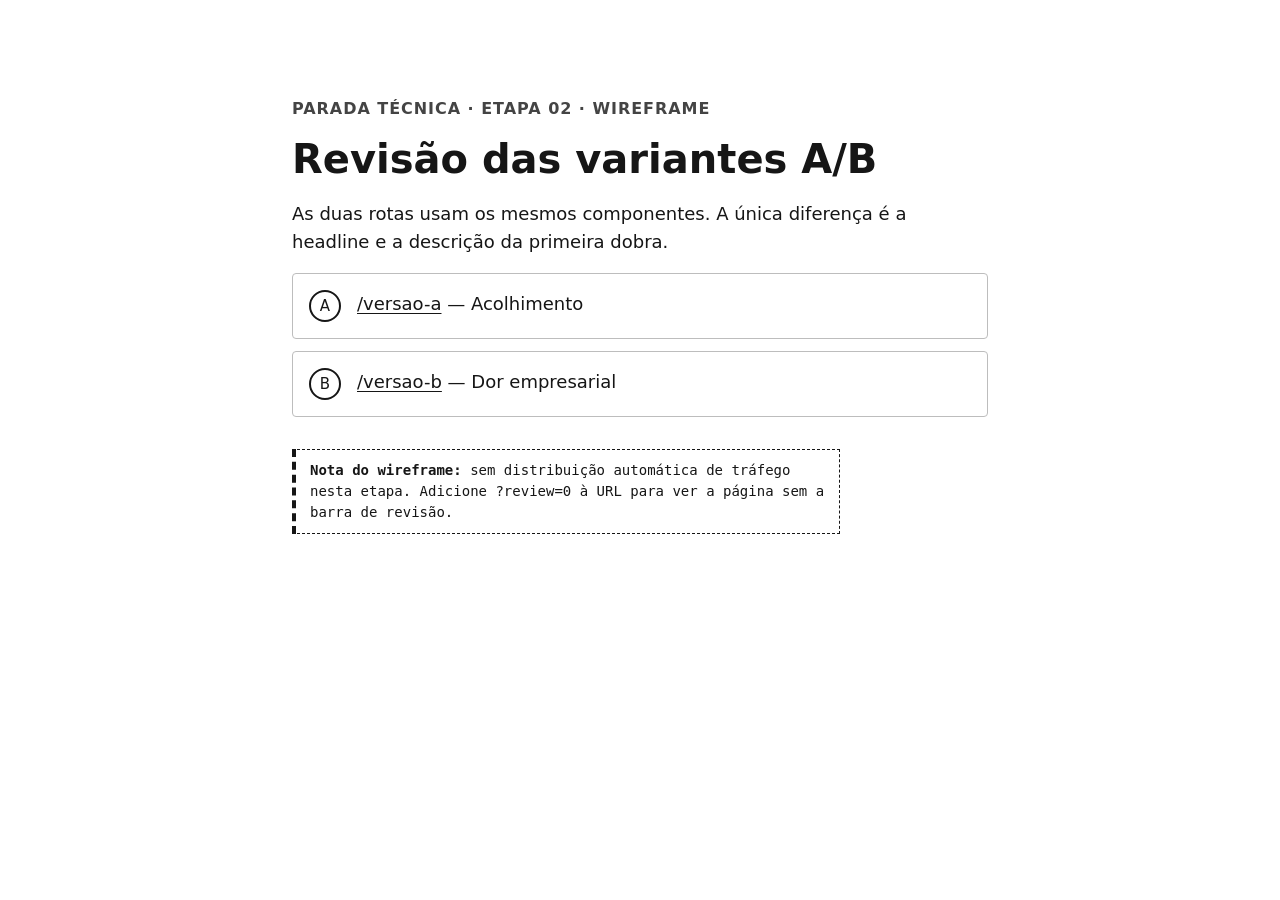
<file: _etapa-02/index.html>
<!doctype html>
<html lang="pt-BR">
<head>
<meta charset="utf-8">
<meta name="viewport" content="width=device-width, initial-scale=1">
<meta name="robots" content="noindex, nofollow">
<title>Parada Técnica — Wireframe</title>
<link rel="stylesheet" href="assets/wireframe.css">
</head>
<body>
<main class="section" style="border:0">
  <div class="container container--narrow">
    <p class="eyebrow">PARADA TÉCNICA · ETAPA 02 · WIREFRAME</p>
    <h1>Revisão das variantes A/B</h1>
    <p>As duas rotas usam os mesmos componentes. A única diferença é a headline e a descrição da primeira dobra.</p>
    <ul class="signs" style="grid-template-columns:1fr">
      <li><span class="signs__n" aria-hidden="true">A</span><span><a href="versao-a/">/versao-a</a> — Acolhimento</span></li>
      <li><span class="signs__n" aria-hidden="true">B</span><span><a href="versao-b/">/versao-b</a> — Dor empresarial</span></li>
    </ul>
    <p class="wf-note" role="note"><strong>Nota do wireframe:</strong> sem distribuição automática de tráfego nesta etapa. Adicione <code>?review=0</code> à URL para ver a página sem a barra de revisão.</p>
  </div>
</main>
</body>
</html>
</file>
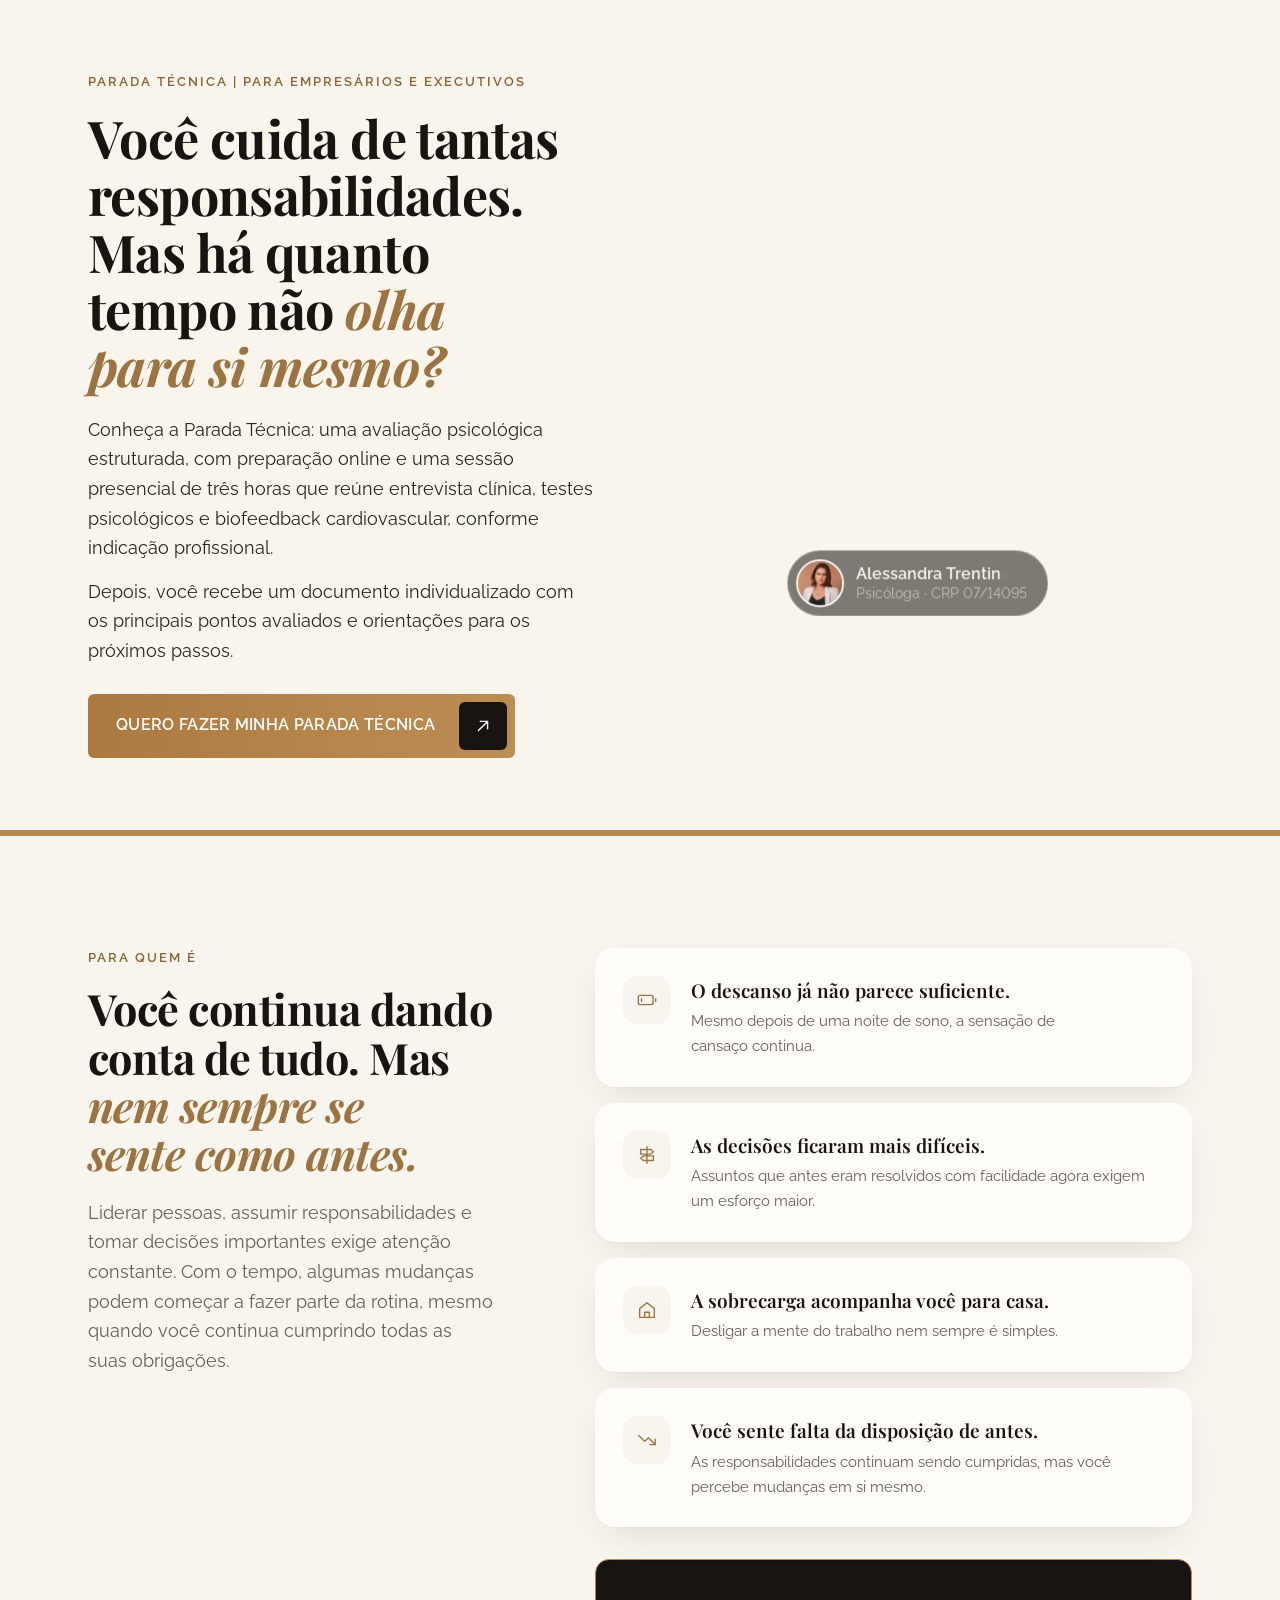
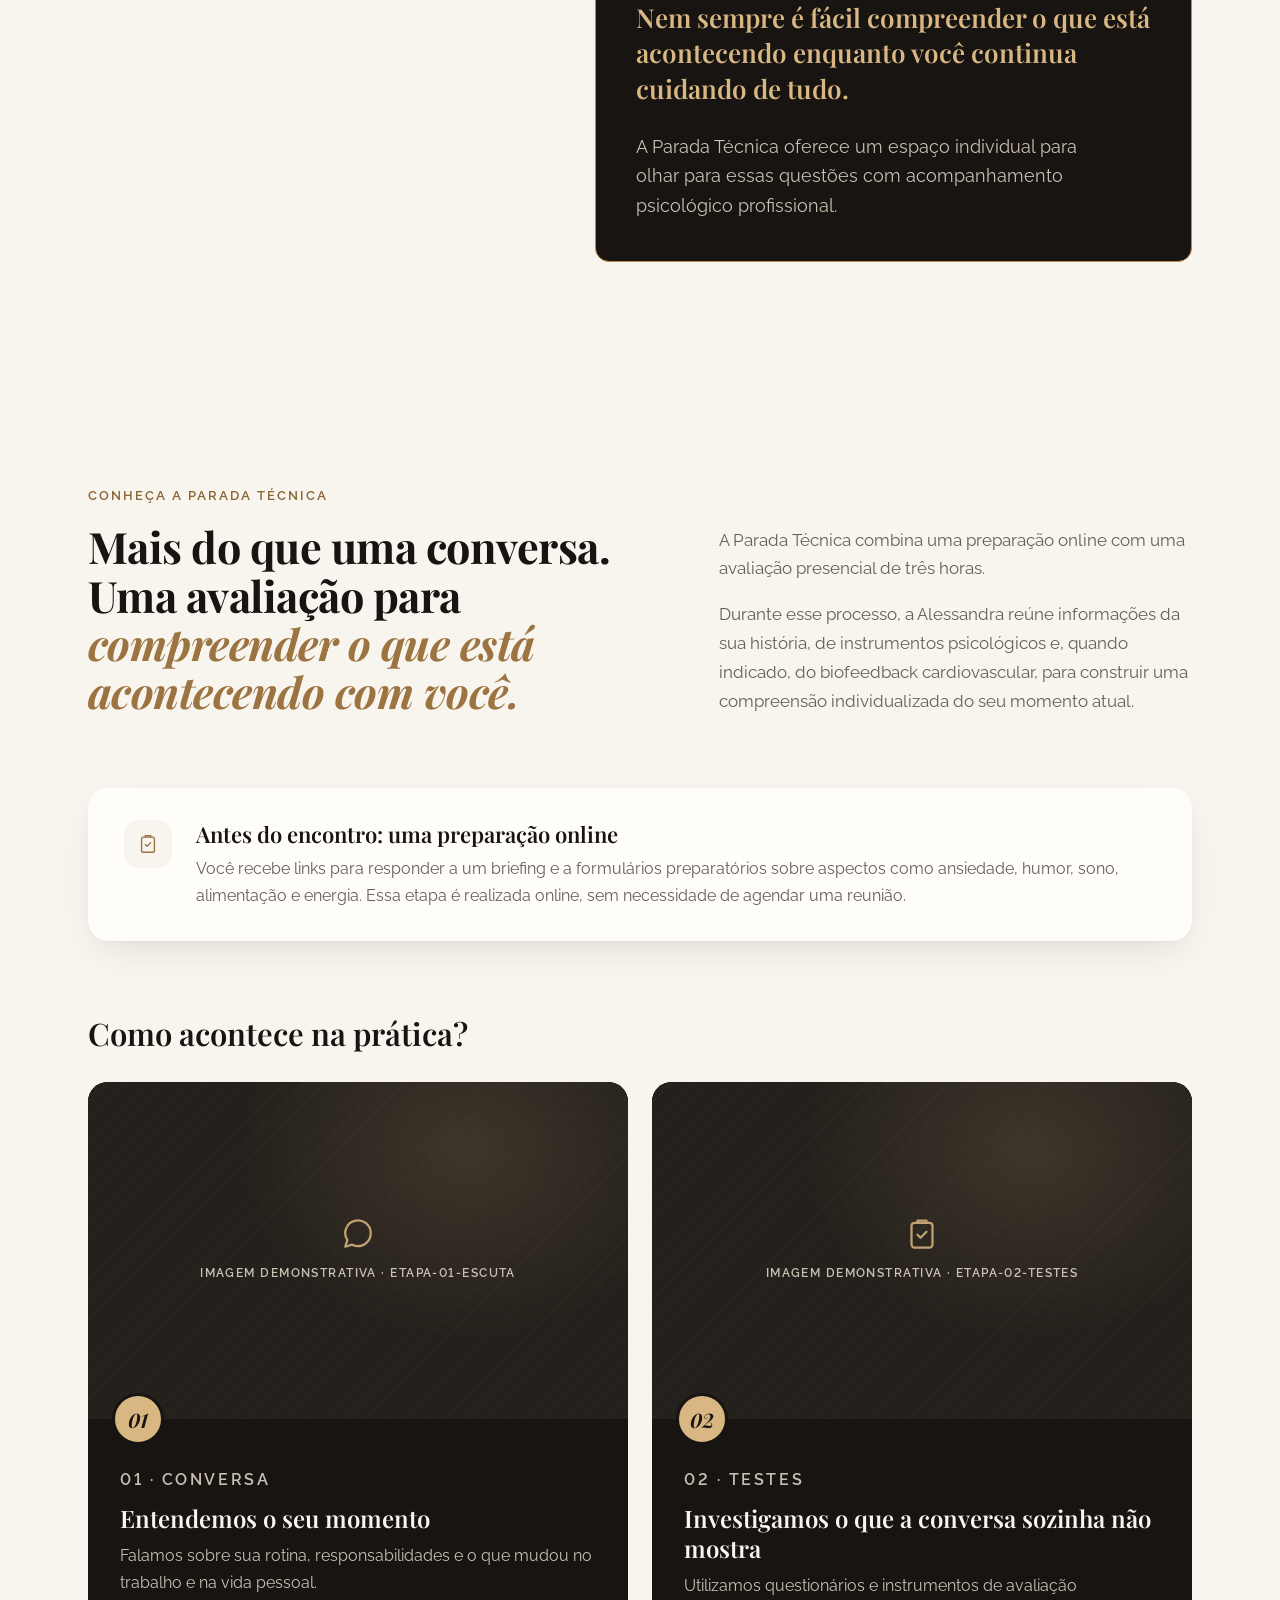
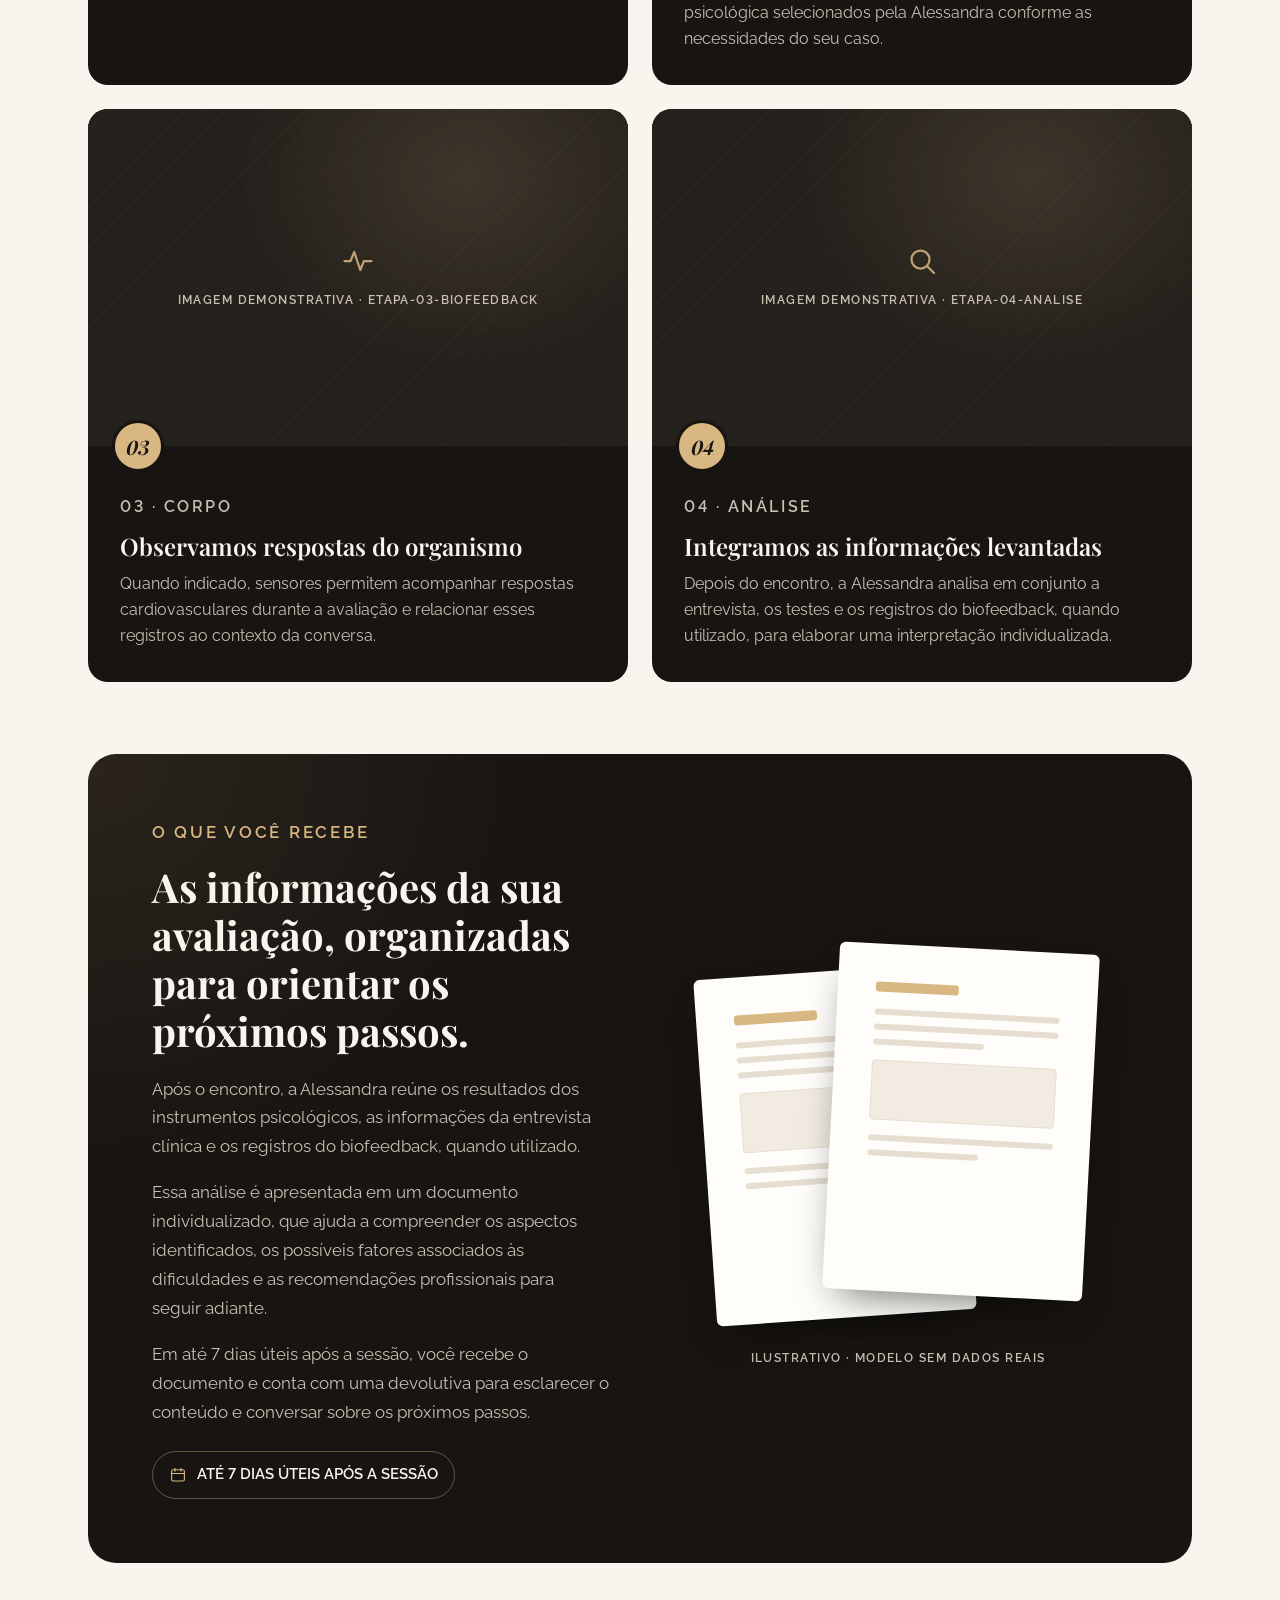
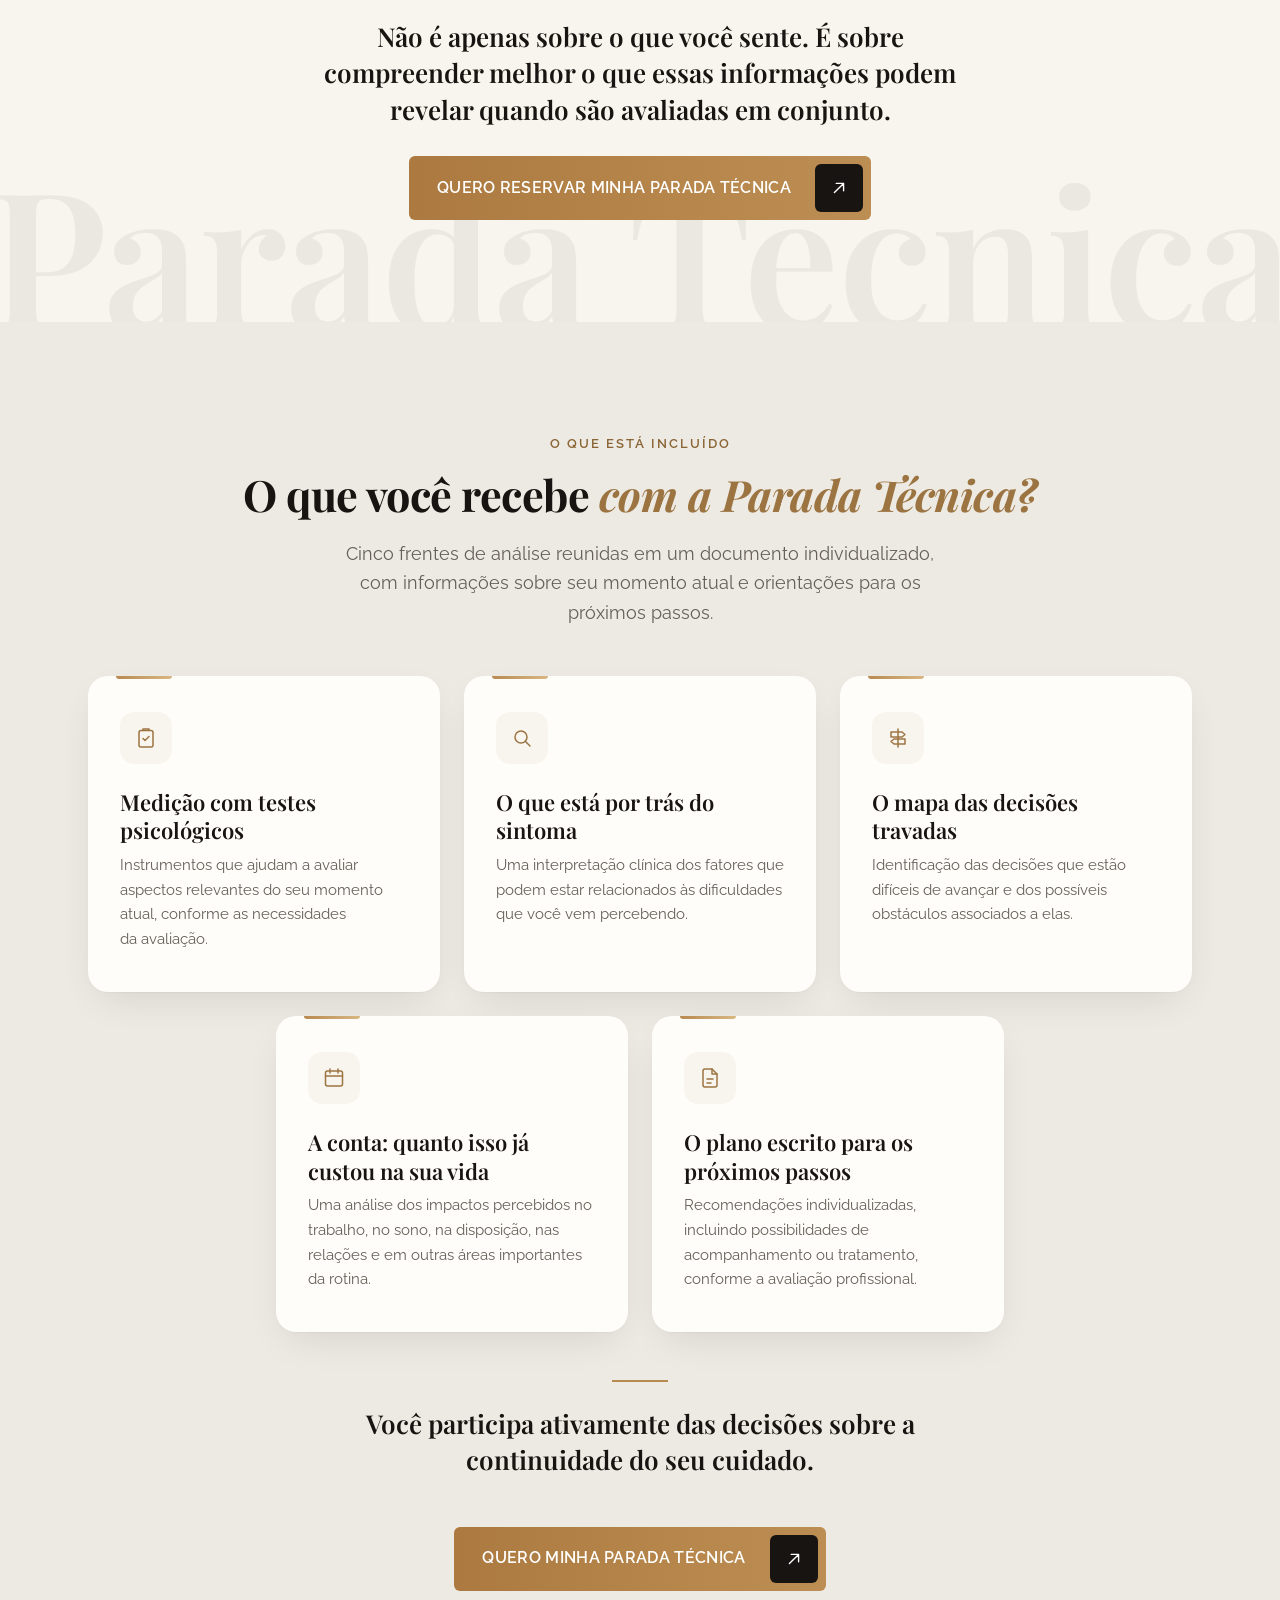
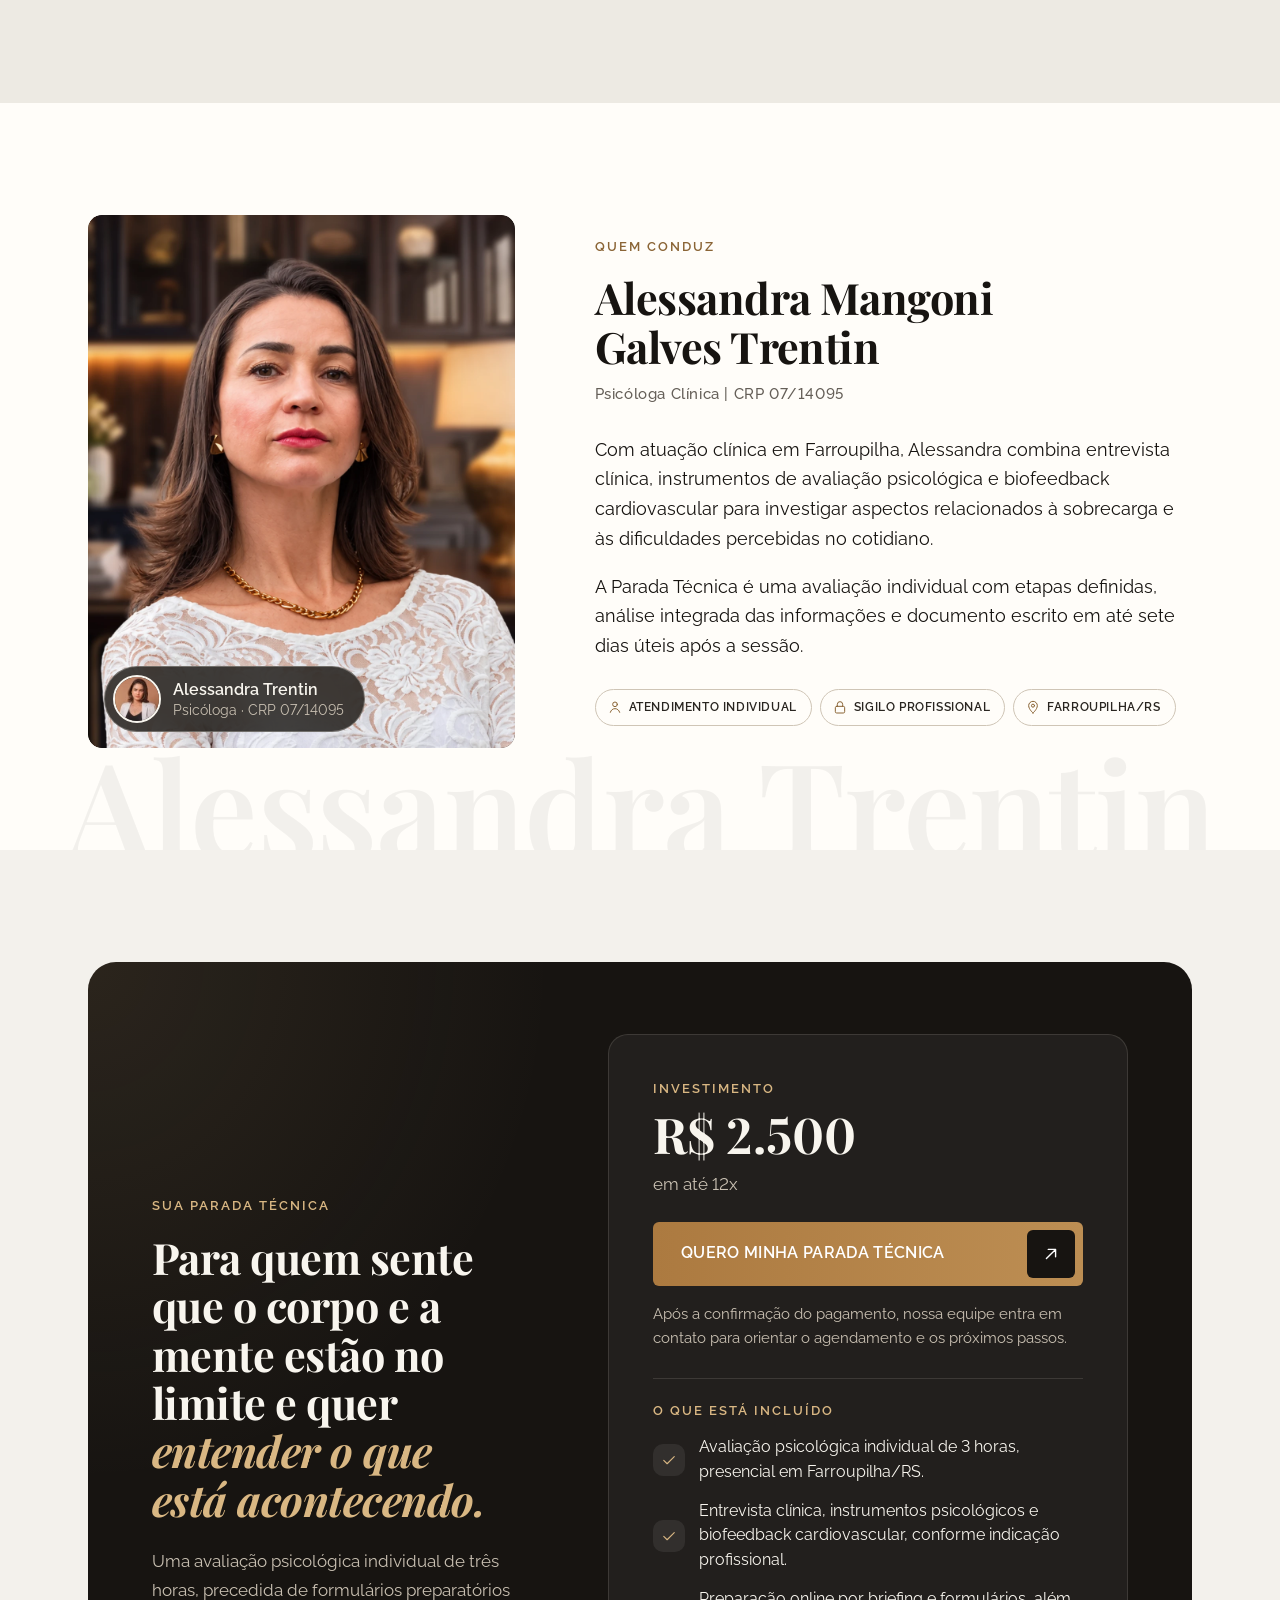
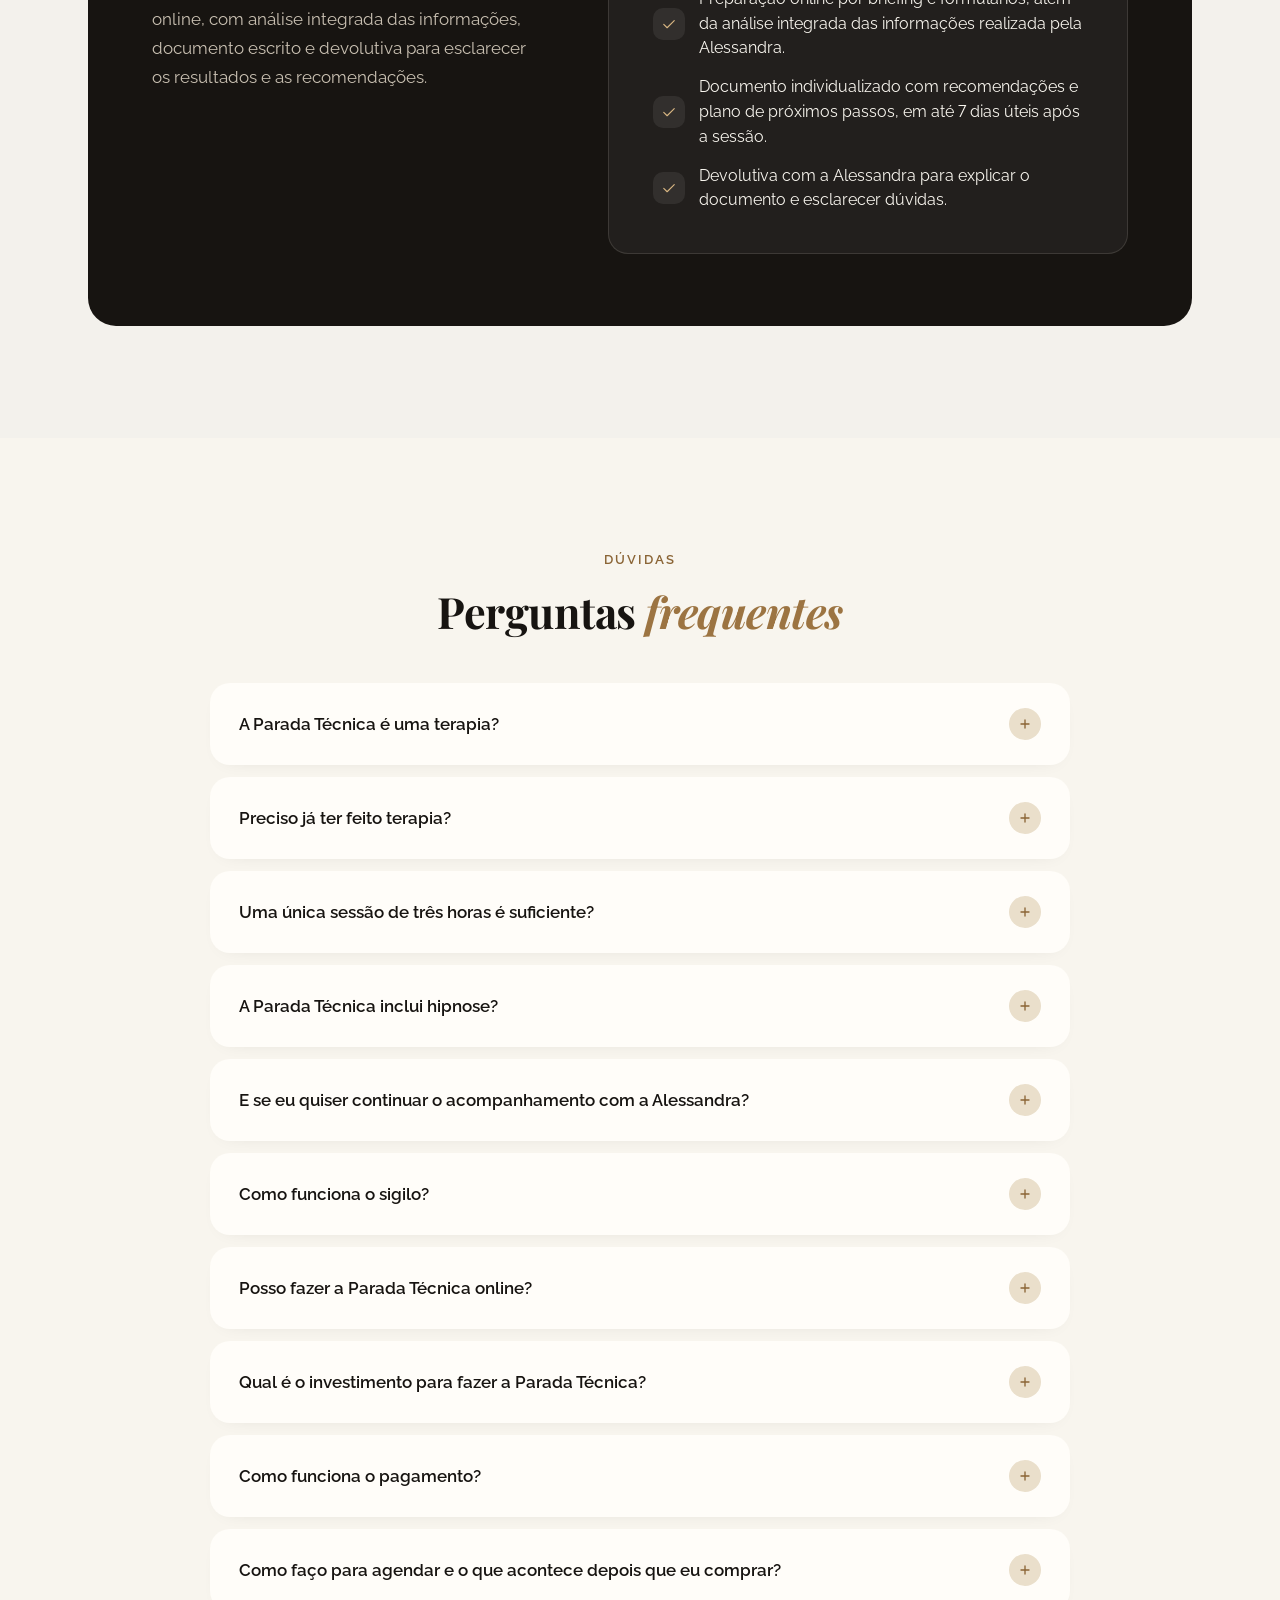
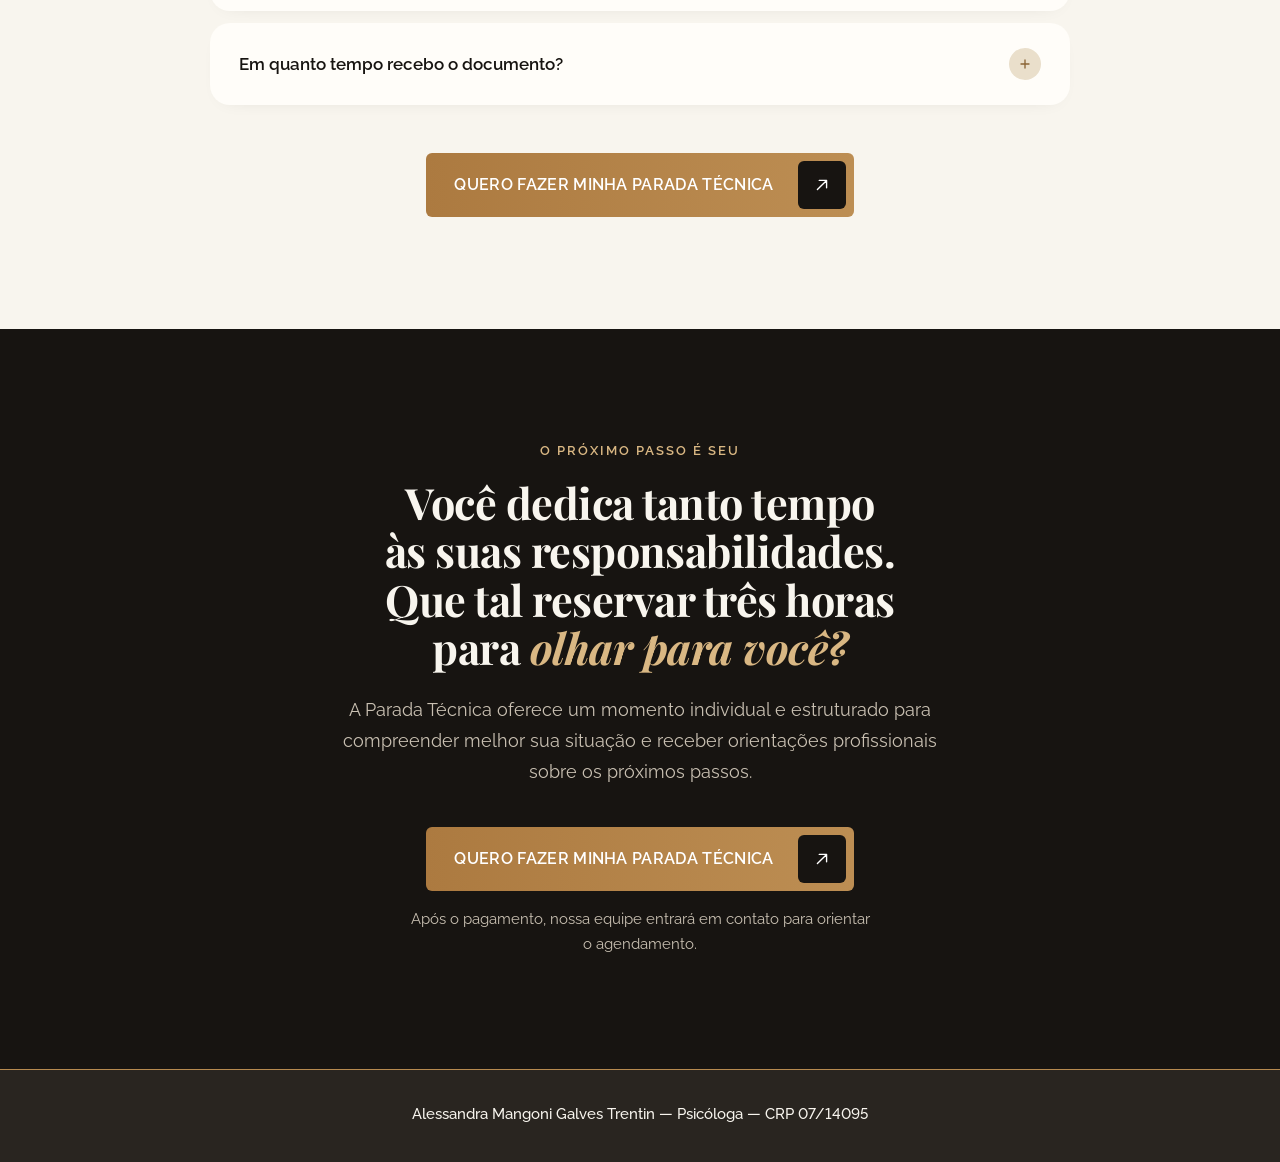
<file: versao-2/index.html>
<!doctype html>
<html lang="pt-BR">
<head>
<meta charset="utf-8">
<meta name="viewport" content="width=device-width, initial-scale=1, viewport-fit=cover">
<meta name="robots" content="noindex, nofollow">
<meta name="theme-color" content="#171411">
<title>Parada Técnica — Alessandra Trentin</title>
<link rel="preconnect" href="https://fonts.googleapis.com">
<link rel="preconnect" href="https://fonts.gstatic.com" crossorigin>
<link rel="stylesheet" href="https://fonts.googleapis.com/css2?family=Playfair+Display:ital,wght@0,600;0,700;1,600;1,700&family=Raleway:wght@400;500;600;700&display=swap">
<link rel="stylesheet" href="../assets/styles.css?v=84212fe4">
<link rel="stylesheet" href="../assets/motion.css?v=0e9d5f01">
</head>
<body class="version-b">
<a class="skip-link" href="#conteudo">Ir para o conteúdo</a>
<main id="conteudo" tabindex="-1">

<section class="hero" aria-labelledby="hero-title" data-section="01-primeira-dobra">
  <div class="hero__grid">
    <div class="hero__text">
      <p class="eyebrow">PARADA TÉCNICA | PARA EMPRESÁRIOS E EXECUTIVOS</p>
      <h1 id="hero-title" class="display">Você cuida de tantas responsabilidades. Mas há quanto tempo não <em class="display__accent">olha para si mesmo?</em></h1>
      <div class="hero__desc">
        <p>Conheça a Parada Técnica: uma avaliação psicológica estruturada, com preparação online e uma sessão presencial de três horas que reúne entrevista clínica, testes psicológicos e biofeedback cardiovascular, conforme indicação profissional.</p>
<p>Depois, você recebe um documento individualizado com os principais pontos avaliados e orientações para os próximos passos.</p>
      </div>
      <div class="hero__cta" id="hero-cta">
        <a class="btn btn--gold" href="#investimento" data-cta="hero"><span>QUERO FAZER MINHA PARADA TÉCNICA</span><span class="btn__iconbox"><svg class="icon" viewBox="0 0 24 24" fill="none" stroke="currentColor" stroke-width="1.5" stroke-linecap="round" stroke-linejoin="round" aria-hidden="true" focusable="false"><path d="M7 17L17 7M9 7h8v8"/></svg></span></a>
      </div>
    </div>
    <div class="hero__media">
      <figure class="photo photo--hero has-mobile"><picture><source media="(max-width: 1199px)" srcset="../assets/img/hero-mobile.webp?v=ed5c1148"><img src="../assets/img/hero-b.webp?v=5c72a144" alt="Psicóloga Alessandra Trentin" loading="eager" decoding="async"></picture></figure>
      <div class="hero__overlay">
  <div class="photo-badge">
    <span class="photo-badge__avatar"><img src="../assets/img/avatar.webp?v=dbe582f8" alt=""></span>
    <span class="photo-badge__text"><strong>Alessandra Trentin</strong><span>Psicóloga · CRP 07/14095</span></span>
  </div></div>
    </div>
  </div>
</section>

<section class="section theme-cream" aria-labelledby="identificacao-title" data-section="02-identificacao">
  <div class="container split">
    <header class="split__head">
      <p class="eyebrow">PARA QUEM É</p>
      <h2 id="identificacao-title">Você continua dando conta de tudo. Mas <em class="display__accent">nem sempre se sente como antes.</em></h2>
      <p class="lead">Liderar pessoas, assumir responsabilidades e tomar decisões importantes exige atenção constante. Com o tempo, algumas mudanças podem começar a fazer parte da rotina, mesmo quando você continua cumprindo todas as suas obrigações.</p>
    </header>
    <div class="split__body">
      <ul class="signs">
        <li class="sign-card">
          <span class="sign-card__iconbox" aria-hidden="true"><svg class="icon sign-card__icon" viewBox="0 0 24 24" fill="none" stroke="currentColor" stroke-width="1.5" stroke-linecap="round" stroke-linejoin="round" aria-hidden="true" focusable="false"><rect x="2.5" y="7" width="16" height="10" rx="2"/><path d="M21.5 10.5v3M6 10.5v3"/></svg></span>
          <div><h3>O descanso já não parece suficiente.</h3><p>Mesmo depois de uma noite de sono, a sensação de cansaço continua.</p></div>
        </li>
<li class="sign-card">
          <span class="sign-card__iconbox" aria-hidden="true"><svg class="icon sign-card__icon" viewBox="0 0 24 24" fill="none" stroke="currentColor" stroke-width="1.5" stroke-linecap="round" stroke-linejoin="round" aria-hidden="true" focusable="false"><path d="M12 3v18"/><path d="M5 6h11l3 2.5-3 2.5H5z"/><path d="M19 13H8l-3 2.5L8 18h11z"/></svg></span>
          <div><h3>As decisões ficaram mais difíceis.</h3><p>Assuntos que antes eram resolvidos com facilidade agora exigem um esforço maior.</p></div>
        </li>
<li class="sign-card">
          <span class="sign-card__iconbox" aria-hidden="true"><svg class="icon sign-card__icon" viewBox="0 0 24 24" fill="none" stroke="currentColor" stroke-width="1.5" stroke-linecap="round" stroke-linejoin="round" aria-hidden="true" focusable="false"><path d="M4 10.5L12 4l8 6.5V20H4z"/><path d="M9.5 20v-5.5h5V20"/></svg></span>
          <div><h3>A sobrecarga acompanha você para casa.</h3><p>Desligar a mente do trabalho nem sempre é simples.</p></div>
        </li>
<li class="sign-card">
          <span class="sign-card__iconbox" aria-hidden="true"><svg class="icon sign-card__icon" viewBox="0 0 24 24" fill="none" stroke="currentColor" stroke-width="1.5" stroke-linecap="round" stroke-linejoin="round" aria-hidden="true" focusable="false"><path d="M3 7l6.5 6.5 4-4L21 17"/><path d="M15 17h6v-6"/></svg></span>
          <div><h3>Você sente falta da disposição de antes.</h3><p>As responsabilidades continuam sendo cumpridas, mas você percebe mudanças em si mesmo.</p></div>
        </li>
      </ul>
      <div class="closing-card">
        <p>Nem sempre é fácil compreender o que está acontecendo enquanto você continua cuidando de tudo.</p>
<p>A Parada Técnica oferece um espaço individual para olhar para essas questões com acompanhamento psicológico profissional.</p>
      </div>
    </div>
  </div>
</section>

<section class="section theme-cream section--practice section--watermark" aria-labelledby="pratica-title" data-section="03-pratica">
  <div class="container">
    <header class="practice__intro">
      <div>
        <p class="eyebrow">CONHEÇA A PARADA TÉCNICA</p>
        <h2 id="pratica-title">Mais do que uma conversa. Uma avaliação para <em class="display__accent">compreender o que está acontecendo com você.</em></h2>
      </div>
      <div class="practice__lead"><p>A Parada Técnica combina uma preparação online com uma avaliação presencial de três horas.</p>
<p>Durante esse processo, a Alessandra reúne informações da sua história, de instrumentos psicológicos e, quando indicado, do biofeedback cardiovascular, para construir uma compreensão individualizada do seu momento atual.</p></div>
    </header>

    <aside class="practice-prep" aria-labelledby="preparacao-title">
      <span class="practice-prep__icon" aria-hidden="true"><svg class="icon" viewBox="0 0 24 24" fill="none" stroke="currentColor" stroke-width="1.5" stroke-linecap="round" stroke-linejoin="round" aria-hidden="true" focusable="false"><rect x="5" y="4.5" width="14" height="16.5" rx="2"/><path d="M9 4.5V3h6v1.5"/><path d="M9 12.5l2 2 4-4"/></svg></span>
      <div>
        <h3 id="preparacao-title">Antes do encontro: uma preparação online</h3>
        <p>Você recebe links para responder a um briefing e a formulários preparatórios sobre aspectos como ansiedade, humor, sono, alimentação e energia. Essa etapa é realizada online, sem necessidade de agendar uma reunião.</p>
      </div>
    </aside>

    <h3 class="practice__subtitle">Como acontece na prática?</h3>
    <ol class="practice__steps">
      <li class="practice-card">
        <div class="practice-card__media">
          <div class="practice-card__placeholder" role="img" aria-label="Espaço reservado para imagem: Alessandra Trentin em conversa profissional no ambiente de atendimento" data-placeholder="etapa-01-escuta">
          <svg class="icon" viewBox="0 0 24 24" fill="none" stroke="currentColor" stroke-width="1.5" stroke-linecap="round" stroke-linejoin="round" aria-hidden="true" focusable="false"><path d="M20.5 11.5a8.5 8.5 0 0 1-12.4 7.6L3.5 20.5l1.4-4.4A8.5 8.5 0 1 1 20.5 11.5z"/></svg>
          <span>Imagem demonstrativa · etapa-01-escuta</span>
        </div>
          <span class="practice-card__n" aria-hidden="true">01</span>
        </div>
        <div class="practice-card__body">
          <p class="practice-card__label">01 · CONVERSA</p>
          <h4>Entendemos o seu momento</h4>
          <p>Falamos sobre sua rotina, responsabilidades e o que mudou no trabalho e na vida pessoal.</p>
        </div>
      </li>
<li class="practice-card">
        <div class="practice-card__media">
          <div class="practice-card__placeholder" role="img" aria-label="Espaço reservado para imagem: Materiais profissionais de avaliação psicológica" data-placeholder="etapa-02-testes">
          <svg class="icon" viewBox="0 0 24 24" fill="none" stroke="currentColor" stroke-width="1.5" stroke-linecap="round" stroke-linejoin="round" aria-hidden="true" focusable="false"><rect x="5" y="4.5" width="14" height="16.5" rx="2"/><path d="M9 4.5V3h6v1.5"/><path d="M9 12.5l2 2 4-4"/></svg>
          <span>Imagem demonstrativa · etapa-02-testes</span>
        </div>
          <span class="practice-card__n" aria-hidden="true">02</span>
        </div>
        <div class="practice-card__body">
          <p class="practice-card__label">02 · TESTES</p>
          <h4>Investigamos o que a conversa sozinha não mostra</h4>
          <p>Utilizamos questionários e instrumentos de avaliação psicológica selecionados pela Alessandra conforme as necessidades do seu caso.</p>
        </div>
      </li>
<li class="practice-card">
        <div class="practice-card__media">
          <div class="practice-card__placeholder" role="img" aria-label="Espaço reservado para imagem: Equipamento de biofeedback cardiovascular utilizado na avaliação" data-placeholder="etapa-03-biofeedback">
          <svg class="icon" viewBox="0 0 24 24" fill="none" stroke="currentColor" stroke-width="1.5" stroke-linecap="round" stroke-linejoin="round" aria-hidden="true" focusable="false"><path d="M3 12h4l2.5-6 4 12 2.5-6H21"/></svg>
          <span>Imagem demonstrativa · etapa-03-biofeedback</span>
        </div>
          <span class="practice-card__n" aria-hidden="true">03</span>
        </div>
        <div class="practice-card__body">
          <p class="practice-card__label">03 · CORPO</p>
          <h4>Observamos respostas do organismo</h4>
          <p>Quando indicado, sensores permitem acompanhar respostas cardiovasculares durante a avaliação e relacionar esses registros ao contexto da conversa.</p>
        </div>
      </li>
<li class="practice-card">
        <div class="practice-card__media">
          <div class="practice-card__placeholder" role="img" aria-label="Espaço reservado para imagem: Alessandra Trentin organizando as informações da avaliação" data-placeholder="etapa-04-analise">
          <svg class="icon" viewBox="0 0 24 24" fill="none" stroke="currentColor" stroke-width="1.5" stroke-linecap="round" stroke-linejoin="round" aria-hidden="true" focusable="false"><circle cx="11" cy="11" r="6"/><path d="M20 20l-4.5-4.5"/></svg>
          <span>Imagem demonstrativa · etapa-04-analise</span>
        </div>
          <span class="practice-card__n" aria-hidden="true">04</span>
        </div>
        <div class="practice-card__body">
          <p class="practice-card__label">04 · ANÁLISE</p>
          <h4>Integramos as informações levantadas</h4>
          <p>Depois do encontro, a Alessandra analisa em conjunto a entrevista, os testes e os registros do biofeedback, quando utilizado, para elaborar uma interpretação individualizada.</p>
        </div>
      </li>
    </ol>

    <div class="practice-doc theme-dark">
      <div class="practice-doc__text">
        <p class="eyebrow">O QUE VOCÊ RECEBE</p>
        <h3>As informações da sua avaliação, organizadas para orientar os próximos passos.</h3>
        <p>Após o encontro, a Alessandra reúne os resultados dos instrumentos psicológicos, as informações da entrevista clínica e os registros do biofeedback, quando utilizado.</p>
<p>Essa análise é apresentada em um documento individualizado, que ajuda a compreender os aspectos identificados, os possíveis fatores associados às dificuldades e as recomendações profissionais para seguir adiante.</p>
<p>Em até 7 dias úteis após a sessão, você recebe o documento e conta com uma devolutiva para esclarecer o conteúdo e conversar sobre os próximos passos.</p>
        <p class="practice-doc__deadline"><svg class="icon" viewBox="0 0 24 24" fill="none" stroke="currentColor" stroke-width="1.5" stroke-linecap="round" stroke-linejoin="round" aria-hidden="true" focusable="false"><rect x="3.5" y="5" width="17" height="15" rx="2"/><path d="M3.5 10h17M8 3v4M16 3v4"/></svg><span>ATÉ 7 DIAS ÚTEIS APÓS A SESSÃO</span></p>
      </div>
      <figure class="practice-doc__visual">
        <div class="practice-doc__pages">
          <div class="doc-page doc-page--1 doc-page--placeholder" data-placeholder="documento-01" aria-hidden="true">
          <span class="doc-page__head"></span>
          <span class="doc-page__line"></span><span class="doc-page__line"></span><span class="doc-page__line doc-page__line--short"></span>
          <span class="doc-page__block"></span>
          <span class="doc-page__line"></span><span class="doc-page__line doc-page__line--short"></span>
        </div>
<div class="doc-page doc-page--2 doc-page--placeholder" data-placeholder="documento-02" aria-hidden="true">
          <span class="doc-page__head"></span>
          <span class="doc-page__line"></span><span class="doc-page__line"></span><span class="doc-page__line doc-page__line--short"></span>
          <span class="doc-page__block"></span>
          <span class="doc-page__line"></span><span class="doc-page__line doc-page__line--short"></span>
        </div>
        </div>
        <figcaption>Ilustrativo · modelo sem dados reais</figcaption>
      </figure>
    </div>

    <div class="practice__closing">
      <p>Não é apenas sobre o que você sente. É sobre compreender melhor o que essas informações podem revelar quando são avaliadas em conjunto.</p>
      <a class="btn btn--gold" href="#investimento" data-cta="pratica"><span>QUERO RESERVAR MINHA PARADA TÉCNICA</span><span class="btn__iconbox"><svg class="icon" viewBox="0 0 24 24" fill="none" stroke="currentColor" stroke-width="1.5" stroke-linecap="round" stroke-linejoin="round" aria-hidden="true" focusable="false"><path d="M7 17L17 7M9 7h8v8"/></svg></span></a>
    </div>
  </div>
  <p class="watermark" aria-hidden="true">Parada Técnica</p>
</section>

<section class="section theme-cream" aria-labelledby="entregaveis-title" data-section="05-entregaveis">
  <div class="container">
    <header class="deliv__head">
      <p class="eyebrow">O QUE ESTÁ INCLUÍDO</p>
      <h2 id="entregaveis-title">O que você recebe <em class="display__accent">com a Parada Técnica?</em></h2>
      <p class="lead">Cinco frentes de análise reunidas em um documento individualizado, com informações sobre seu momento atual e orientações para os próximos passos.</p>
    </header>
    <ul class="cards">
      <li class="card">
        <span class="card__iconbox" aria-hidden="true"><svg class="icon card__icon" viewBox="0 0 24 24" fill="none" stroke="currentColor" stroke-width="1.5" stroke-linecap="round" stroke-linejoin="round" aria-hidden="true" focusable="false"><rect x="5" y="4.5" width="14" height="16.5" rx="2"/><path d="M9 4.5V3h6v1.5"/><path d="M9 12.5l2 2 4-4"/></svg></span>
        <h3>Medição com testes psicológicos</h3>
        <p>Instrumentos que ajudam a avaliar aspectos relevantes do seu momento atual, conforme as necessidades da avaliação.</p>
      </li>
<li class="card">
        <span class="card__iconbox" aria-hidden="true"><svg class="icon card__icon" viewBox="0 0 24 24" fill="none" stroke="currentColor" stroke-width="1.5" stroke-linecap="round" stroke-linejoin="round" aria-hidden="true" focusable="false"><circle cx="11" cy="11" r="6"/><path d="M20 20l-4.5-4.5"/></svg></span>
        <h3>O que está por trás do sintoma</h3>
        <p>Uma interpretação clínica dos fatores que podem estar relacionados às dificuldades que você vem percebendo.</p>
      </li>
<li class="card">
        <span class="card__iconbox" aria-hidden="true"><svg class="icon card__icon" viewBox="0 0 24 24" fill="none" stroke="currentColor" stroke-width="1.5" stroke-linecap="round" stroke-linejoin="round" aria-hidden="true" focusable="false"><path d="M12 3v18"/><path d="M5 6h11l3 2.5-3 2.5H5z"/><path d="M19 13H8l-3 2.5L8 18h11z"/></svg></span>
        <h3>O mapa das decisões travadas</h3>
        <p>Identificação das decisões que estão difíceis de avançar e dos possíveis obstáculos associados a elas.</p>
      </li>
<li class="card">
        <span class="card__iconbox" aria-hidden="true"><svg class="icon card__icon" viewBox="0 0 24 24" fill="none" stroke="currentColor" stroke-width="1.5" stroke-linecap="round" stroke-linejoin="round" aria-hidden="true" focusable="false"><rect x="3.5" y="5" width="17" height="15" rx="2"/><path d="M3.5 10h17M8 3v4M16 3v4"/></svg></span>
        <h3>A conta: quanto isso já custou na sua vida</h3>
        <p>Uma análise dos impactos percebidos no trabalho, no sono, na disposição, nas relações e em outras áreas importantes da rotina.</p>
      </li>
<li class="card">
        <span class="card__iconbox" aria-hidden="true"><svg class="icon card__icon" viewBox="0 0 24 24" fill="none" stroke="currentColor" stroke-width="1.5" stroke-linecap="round" stroke-linejoin="round" aria-hidden="true" focusable="false"><path d="M14 3H7a2 2 0 0 0-2 2v14a2 2 0 0 0 2 2h10a2 2 0 0 0 2-2V8z"/><path d="M14 3v5h5"/><path d="M9 13h6M9 17h4"/></svg></span>
        <h3>O plano escrito para os próximos passos</h3>
        <p>Recomendações individualizadas, incluindo possibilidades de acompanhamento ou tratamento, conforme a avaliação profissional.</p>
      </li>
    </ul>
    <p class="pull">Você participa ativamente das decisões sobre a continuidade do seu cuidado.</p>
    <div class="section-cta"><a class="btn btn--gold" href="#investimento" data-cta="entregaveis"><span>QUERO MINHA PARADA TÉCNICA</span><span class="btn__iconbox"><svg class="icon" viewBox="0 0 24 24" fill="none" stroke="currentColor" stroke-width="1.5" stroke-linecap="round" stroke-linejoin="round" aria-hidden="true" focusable="false"><path d="M7 17L17 7M9 7h8v8"/></svg></span></a></div>
  </div>
</section>

<section class="section theme-warm section--watermark section--watermark-about" aria-labelledby="sobre-title" data-section="06-sobre">
  <div class="container about">
    <div class="about__media">
      <figure class="photo photo--portrait"><img src="../assets/img/sobre.webp?v=57f310bf" alt="Retrato profissional da psicóloga Alessandra Mangoni Galves Trentin" style="object-position:50% 20%" loading="lazy" decoding="async"></figure>
      
  <div class="photo-badge">
    <span class="photo-badge__avatar"><img src="../assets/img/avatar.webp?v=dbe582f8" alt=""></span>
    <span class="photo-badge__text"><strong>Alessandra Trentin</strong><span>Psicóloga · CRP 07/14095</span></span>
  </div>
    </div>
    <div class="about__text">
      <p class="eyebrow">QUEM CONDUZ</p>
      <h2 id="sobre-title">Alessandra Mangoni Galves Trentin</h2>
      <p class="about__credential">Psicóloga Clínica | CRP 07/14095</p>
      <p>Com atuação clínica em Farroupilha, Alessandra combina entrevista clínica, instrumentos de avaliação psicológica e biofeedback cardiovascular para investigar aspectos relacionados à sobrecarga e às dificuldades percebidas no cotidiano.</p>
<p>A Parada Técnica é uma avaliação individual com etapas definidas, análise integrada das informações e documento escrito em até sete dias úteis após a sessão.</p>
      <ul class="trust" aria-label="Elementos de confiança">
        <li><svg class="icon" viewBox="0 0 24 24" fill="none" stroke="currentColor" stroke-width="1.5" stroke-linecap="round" stroke-linejoin="round" aria-hidden="true" focusable="false"><circle cx="12" cy="8" r="3.5"/><path d="M5 20c1-3.5 3.8-5.5 7-5.5s6 2 7 5.5"/></svg><span>Atendimento individual</span></li>
<li><svg class="icon" viewBox="0 0 24 24" fill="none" stroke="currentColor" stroke-width="1.5" stroke-linecap="round" stroke-linejoin="round" aria-hidden="true" focusable="false"><rect x="5" y="11" width="14" height="10" rx="2"/><path d="M8 11V8a4 4 0 0 1 8 0v3"/></svg><span>Sigilo profissional</span></li>
<li><svg class="icon" viewBox="0 0 24 24" fill="none" stroke="currentColor" stroke-width="1.5" stroke-linecap="round" stroke-linejoin="round" aria-hidden="true" focusable="false"><path d="M12 21s-6.5-5.6-6.5-11a6.5 6.5 0 0 1 13 0c0 5.4-6.5 11-6.5 11z"/><circle cx="12" cy="10" r="2.3"/></svg><span>Farroupilha/RS</span></li>
      </ul>
    </div>
  </div>
  <p class="watermark watermark--about" aria-hidden="true">Alessandra Trentin</p>
</section>

<section class="section theme-warm section--offer" id="investimento" tabindex="-1" aria-labelledby="oferta-title" data-section="06b-oferta">
  <div class="container">
    <div class="offer theme-dark">
      <div class="offer__intro">
        <p class="eyebrow">SUA PARADA TÉCNICA</p>
        <h2 id="oferta-title">Para quem sente que o corpo e a mente estão no limite e quer <em class="display__accent">entender o que está acontecendo.</em></h2>
        <p class="offer__desc">Uma avaliação psicológica individual de três horas, precedida de formulários preparatórios online, com análise integrada das informações, documento escrito e devolutiva para esclarecer os resultados e as recomendações.</p>
      </div>
      <div class="offer__card">
        <p class="offer__price-label">INVESTIMENTO</p>
        <p class="offer__value">R$ 2.500</p>
        <p class="offer__terms">em até 12x</p>
        <a class="btn btn--gold" href="https://pay.sumup.com/b2c/QX5EAYO5" data-cta="oferta"><span>QUERO MINHA PARADA TÉCNICA</span><span class="btn__iconbox"><svg class="icon" viewBox="0 0 24 24" fill="none" stroke="currentColor" stroke-width="1.5" stroke-linecap="round" stroke-linejoin="round" aria-hidden="true" focusable="false"><path d="M7 17L17 7M9 7h8v8"/></svg></span></a>
        <p class="offer__micro">Após a confirmação do pagamento, nossa equipe entra em contato para orientar o agendamento e os próximos passos.</p>
        <hr class="offer__divider">
        <h3 class="offer__subtitle">O QUE ESTÁ INCLUÍDO</h3>
        <ul class="offer__list">
          <li><span class="offer__check" aria-hidden="true"><svg class="icon" viewBox="0 0 24 24" fill="none" stroke="currentColor" stroke-width="1.5" stroke-linecap="round" stroke-linejoin="round" aria-hidden="true" focusable="false"><path d="M5 12.5l4.5 4.5L19 7.5"/></svg></span><span>Avaliação psicológica individual de 3 horas, presencial em Farroupilha/RS.</span></li>
<li><span class="offer__check" aria-hidden="true"><svg class="icon" viewBox="0 0 24 24" fill="none" stroke="currentColor" stroke-width="1.5" stroke-linecap="round" stroke-linejoin="round" aria-hidden="true" focusable="false"><path d="M5 12.5l4.5 4.5L19 7.5"/></svg></span><span>Entrevista clínica, instrumentos psicológicos e biofeedback cardiovascular, conforme indicação profissional.</span></li>
<li><span class="offer__check" aria-hidden="true"><svg class="icon" viewBox="0 0 24 24" fill="none" stroke="currentColor" stroke-width="1.5" stroke-linecap="round" stroke-linejoin="round" aria-hidden="true" focusable="false"><path d="M5 12.5l4.5 4.5L19 7.5"/></svg></span><span>Preparação online por briefing e formulários, além da análise integrada das informações realizada pela Alessandra.</span></li>
<li><span class="offer__check" aria-hidden="true"><svg class="icon" viewBox="0 0 24 24" fill="none" stroke="currentColor" stroke-width="1.5" stroke-linecap="round" stroke-linejoin="round" aria-hidden="true" focusable="false"><path d="M5 12.5l4.5 4.5L19 7.5"/></svg></span><span>Documento individualizado com recomendações e plano de próximos passos, em até 7 dias úteis após a sessão.</span></li>
<li><span class="offer__check" aria-hidden="true"><svg class="icon" viewBox="0 0 24 24" fill="none" stroke="currentColor" stroke-width="1.5" stroke-linecap="round" stroke-linejoin="round" aria-hidden="true" focusable="false"><path d="M5 12.5l4.5 4.5L19 7.5"/></svg></span><span>Devolutiva com a Alessandra para explicar o documento e esclarecer dúvidas.</span></li>
        </ul>
        
      </div>
    </div>
  </div>
</section>

<section class="section theme-cream section--faq" aria-labelledby="faq-title" data-section="07-faq">
  <div class="container faq-wrap">
    <header class="faq__head">
      <p class="eyebrow">DÚVIDAS</p>
      <h2 id="faq-title">Perguntas <em class="display__accent">frequentes</em></h2>
    </header>
    <div class="faq">
      <details class="faq__item">
        <summary><h3>A Parada Técnica é uma terapia?</h3><span class="faq__toggle" aria-hidden="true"><svg class="faq__icon" viewBox="0 0 24 24" fill="none" stroke="currentColor" stroke-width="1.5" stroke-linecap="round" stroke-linejoin="round" aria-hidden="true" focusable="false"><path d="M12 6v12M6 12h12"/></svg></span></summary>
        <div class="faq__answer">
          <p>É uma avaliação psicológica estruturada, com duração prevista de 3 horas e devolutiva escrita. Caso seja indicado acompanhamento psicológico posterior, as possibilidades serão explicadas individualmente.</p>
        </div>
      </details>
<details class="faq__item">
        <summary><h3>Preciso já ter feito terapia?</h3><span class="faq__toggle" aria-hidden="true"><svg class="faq__icon" viewBox="0 0 24 24" fill="none" stroke="currentColor" stroke-width="1.5" stroke-linecap="round" stroke-linejoin="round" aria-hidden="true" focusable="false"><path d="M12 6v12M6 12h12"/></svg></span></summary>
        <div class="faq__answer">
          <p>Não. Você pode entrar em contato mesmo que nunca tenha realizado acompanhamento psicológico.</p>
        </div>
      </details>
<details class="faq__item">
        <summary><h3>Uma única sessão de três horas é suficiente?</h3><span class="faq__toggle" aria-hidden="true"><svg class="faq__icon" viewBox="0 0 24 24" fill="none" stroke="currentColor" stroke-width="1.5" stroke-linecap="round" stroke-linejoin="round" aria-hidden="true" focusable="false"><path d="M12 6v12M6 12h12"/></svg></span></summary>
        <div class="faq__answer">
          <p>A Parada Técnica foi estruturada para reunir, em uma avaliação presencial de três horas, diferentes informações sobre seu momento atual. Antes do encontro, você também responde a formulários preparatórios online.</p>
<p>Depois, a Alessandra realiza a análise integrada e prepara o documento individualizado.</p>
<p>Esse processo tem uma proposta de avaliação e orientação. Se houver necessidade de acompanhamento terapêutico posterior, isso será explicado na devolutiva.</p>
        </div>
      </details>
<details class="faq__item">
        <summary><h3>A Parada Técnica inclui hipnose?</h3><span class="faq__toggle" aria-hidden="true"><svg class="faq__icon" viewBox="0 0 24 24" fill="none" stroke="currentColor" stroke-width="1.5" stroke-linecap="round" stroke-linejoin="round" aria-hidden="true" focusable="false"><path d="M12 6v12M6 12h12"/></svg></span></summary>
        <div class="faq__answer">
          <p>Não. A Parada Técnica é uma avaliação psicológica estruturada, com entrevista clínica, instrumentos psicológicos e biofeedback cardiovascular, conforme indicação.</p>
<p>A hipnose terapêutica pode fazer parte de um tratamento posterior, caso seja recomendada para sua situação e você decida continuar.</p>
        </div>
      </details>
<details class="faq__item">
        <summary><h3>E se eu quiser continuar o acompanhamento com a Alessandra?</h3><span class="faq__toggle" aria-hidden="true"><svg class="faq__icon" viewBox="0 0 24 24" fill="none" stroke="currentColor" stroke-width="1.5" stroke-linecap="round" stroke-linejoin="round" aria-hidden="true" focusable="false"><path d="M12 6v12M6 12h12"/></svg></span></summary>
        <div class="faq__answer">
          <p>Se houver indicação, a Alessandra poderá apresentar uma proposta individualizada de acompanhamento terapêutico.</p>
<p>Entre as possibilidades estão protocolos de terapia breve com hipnose terapêutica, que podem envolver de 3 a 10 encontros, conforme a avaliação e o plano indicado.</p>
<p>A continuidade não é obrigatória.</p>
        </div>
      </details>
<details class="faq__item">
        <summary><h3>Como funciona o sigilo?</h3><span class="faq__toggle" aria-hidden="true"><svg class="faq__icon" viewBox="0 0 24 24" fill="none" stroke="currentColor" stroke-width="1.5" stroke-linecap="round" stroke-linejoin="round" aria-hidden="true" focusable="false"><path d="M12 6v12M6 12h12"/></svg></span></summary>
        <div class="faq__answer">
          <p>As informações compartilhadas durante o atendimento são tratadas conforme o sigilo profissional e as regras aplicáveis à proteção dos dados pessoais.</p>
        </div>
      </details>
<details class="faq__item">
        <summary><h3>Posso fazer a Parada Técnica online?</h3><span class="faq__toggle" aria-hidden="true"><svg class="faq__icon" viewBox="0 0 24 24" fill="none" stroke="currentColor" stroke-width="1.5" stroke-linecap="round" stroke-linejoin="round" aria-hidden="true" focusable="false"><path d="M12 6v12M6 12h12"/></svg></span></summary>
        <div class="faq__answer">
          <p>A preparação acontece online, por links que você responde no seu próprio tempo. A avaliação de três horas é presencial, em Farroupilha/RS.</p>
        </div>
      </details>
<details class="faq__item">
        <summary><h3>Qual é o investimento para fazer a Parada Técnica?</h3><span class="faq__toggle" aria-hidden="true"><svg class="faq__icon" viewBox="0 0 24 24" fill="none" stroke="currentColor" stroke-width="1.5" stroke-linecap="round" stroke-linejoin="round" aria-hidden="true" focusable="false"><path d="M12 6v12M6 12h12"/></svg></span></summary>
        <div class="faq__answer">
          <p>O investimento é de R$ 2.500, com possibilidade de pagamento em até 12x. Você pode consultar os detalhes antes de concluir a compra.</p>
        </div>
      </details>
<details class="faq__item">
        <summary><h3>Como funciona o pagamento?</h3><span class="faq__toggle" aria-hidden="true"><svg class="faq__icon" viewBox="0 0 24 24" fill="none" stroke="currentColor" stroke-width="1.5" stroke-linecap="round" stroke-linejoin="round" aria-hidden="true" focusable="false"><path d="M12 6v12M6 12h12"/></svg></span></summary>
        <div class="faq__answer">
          <p>Ao clicar no botão de contratação, você será direcionado para uma página de pagamento, onde poderá conferir as condições disponíveis e concluir a compra.</p>
        </div>
      </details>
<details class="faq__item">
        <summary><h3>Como faço para agendar e o que acontece depois que eu comprar?</h3><span class="faq__toggle" aria-hidden="true"><svg class="faq__icon" viewBox="0 0 24 24" fill="none" stroke="currentColor" stroke-width="1.5" stroke-linecap="round" stroke-linejoin="round" aria-hidden="true" focusable="false"><path d="M12 6v12M6 12h12"/></svg></span></summary>
        <div class="faq__answer">
          <p>Após a confirmação do pagamento, nossa equipe entra em contato pelo WhatsApp para orientar o agendamento e a preparação online. Depois da avaliação presencial de 3 horas, a Alessandra prepara o documento individualizado, com os principais pontos avaliados e recomendações profissionais.</p>
        </div>
      </details>
<details class="faq__item">
        <summary><h3>Em quanto tempo recebo o documento?</h3><span class="faq__toggle" aria-hidden="true"><svg class="faq__icon" viewBox="0 0 24 24" fill="none" stroke="currentColor" stroke-width="1.5" stroke-linecap="round" stroke-linejoin="round" aria-hidden="true" focusable="false"><path d="M12 6v12M6 12h12"/></svg></span></summary>
        <div class="faq__answer">
          <p>O prazo previsto é de até 7 dias úteis após a sessão.</p>
        </div>
      </details>
    </div>
    <div class="section-cta"><a class="btn btn--gold" href="https://pay.sumup.com/b2c/QX5EAYO5" data-cta="faq"><span>QUERO FAZER MINHA PARADA TÉCNICA</span><span class="btn__iconbox"><svg class="icon" viewBox="0 0 24 24" fill="none" stroke="currentColor" stroke-width="1.5" stroke-linecap="round" stroke-linejoin="round" aria-hidden="true" focusable="false"><path d="M7 17L17 7M9 7h8v8"/></svg></span></a></div>
  </div>
</section>

<section class="section theme-dark section--final" aria-labelledby="final-title" data-section="08-chamada-final">
  <div class="container final">
    <p class="eyebrow">O PRÓXIMO PASSO É SEU</p>
    <h2 id="final-title">Você dedica tanto tempo às suas responsabilidades. Que tal reservar três horas para <em class="display__accent">olhar para você?</em></h2>
    <p class="final__subtitle">A Parada Técnica oferece um momento individual e estruturado para compreender melhor sua situação e receber orientações profissionais sobre os próximos passos.</p>
    <div class="section-cta"><a class="btn btn--gold" href="https://pay.sumup.com/b2c/QX5EAYO5" data-cta="chamada-final"><span>QUERO FAZER MINHA PARADA TÉCNICA</span><span class="btn__iconbox"><svg class="icon" viewBox="0 0 24 24" fill="none" stroke="currentColor" stroke-width="1.5" stroke-linecap="round" stroke-linejoin="round" aria-hidden="true" focusable="false"><path d="M7 17L17 7M9 7h8v8"/></svg></span></a></div>
    <p class="final__micro">Após o pagamento, nossa equipe entrará em contato para orientar o agendamento.</p>
  </div>
</section>
</main>

<footer class="footer theme-dark" data-section="rodape">
  <div class="container">
    <p class="footer__line">Alessandra Mangoni Galves Trentin — Psicóloga — CRP 07/14095</p>
  </div>
</footer>
<script src="../assets/main.js?v=ad740dc9" defer></script>
<script src="../assets/motion.js?v=2f08aefe" defer></script>
</body>
</html>
</file>
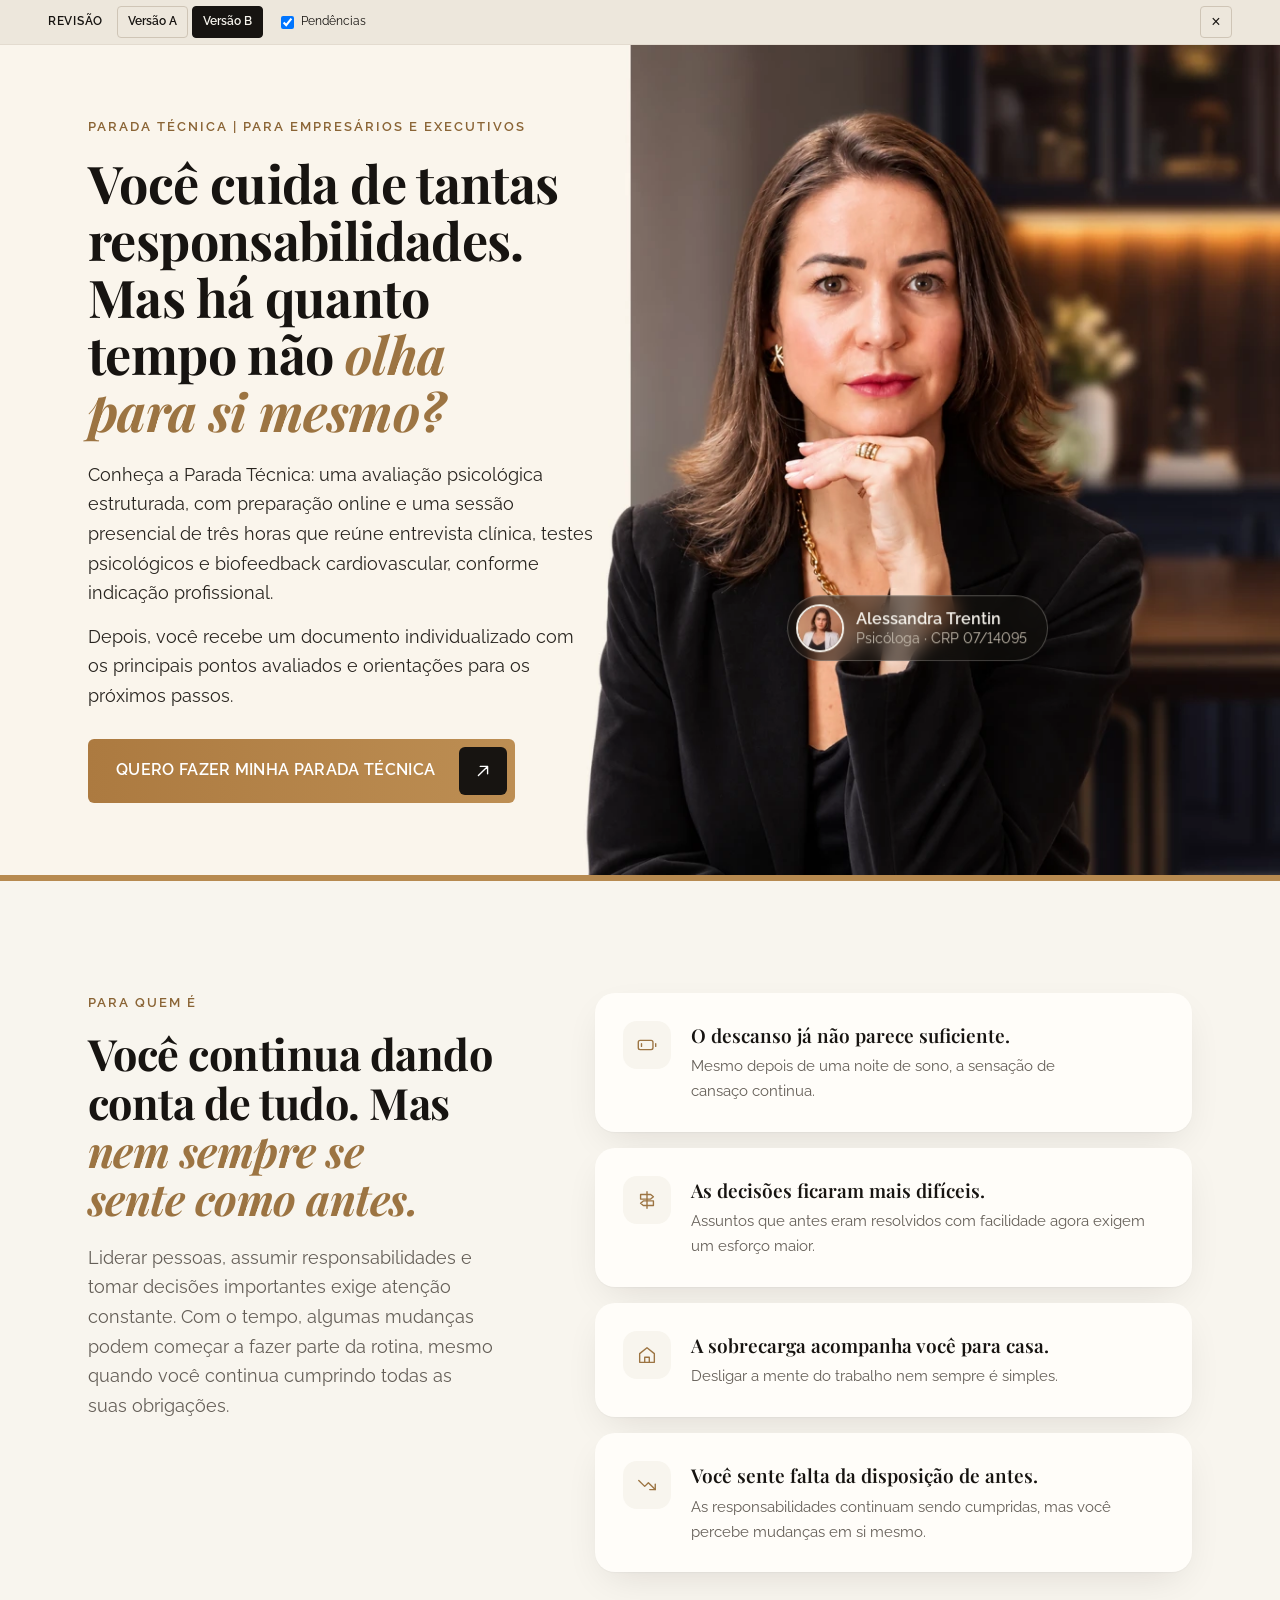
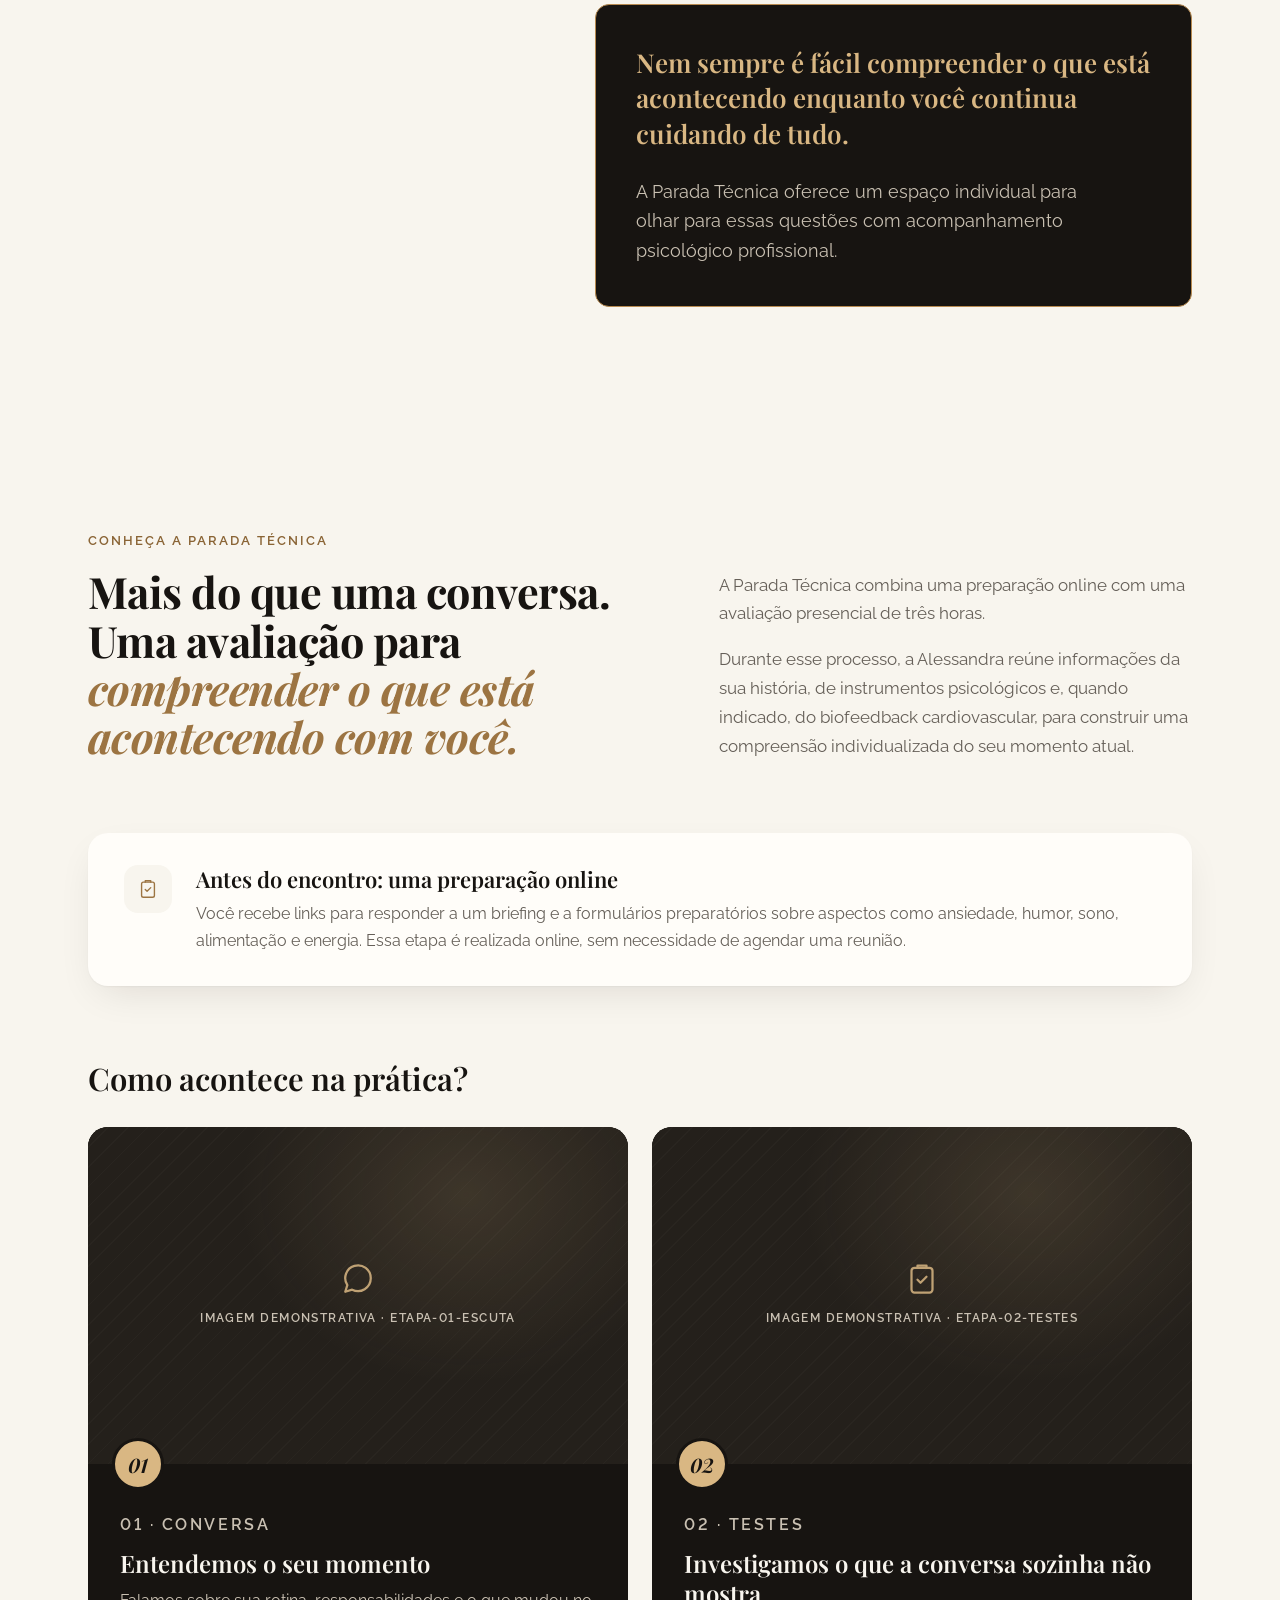
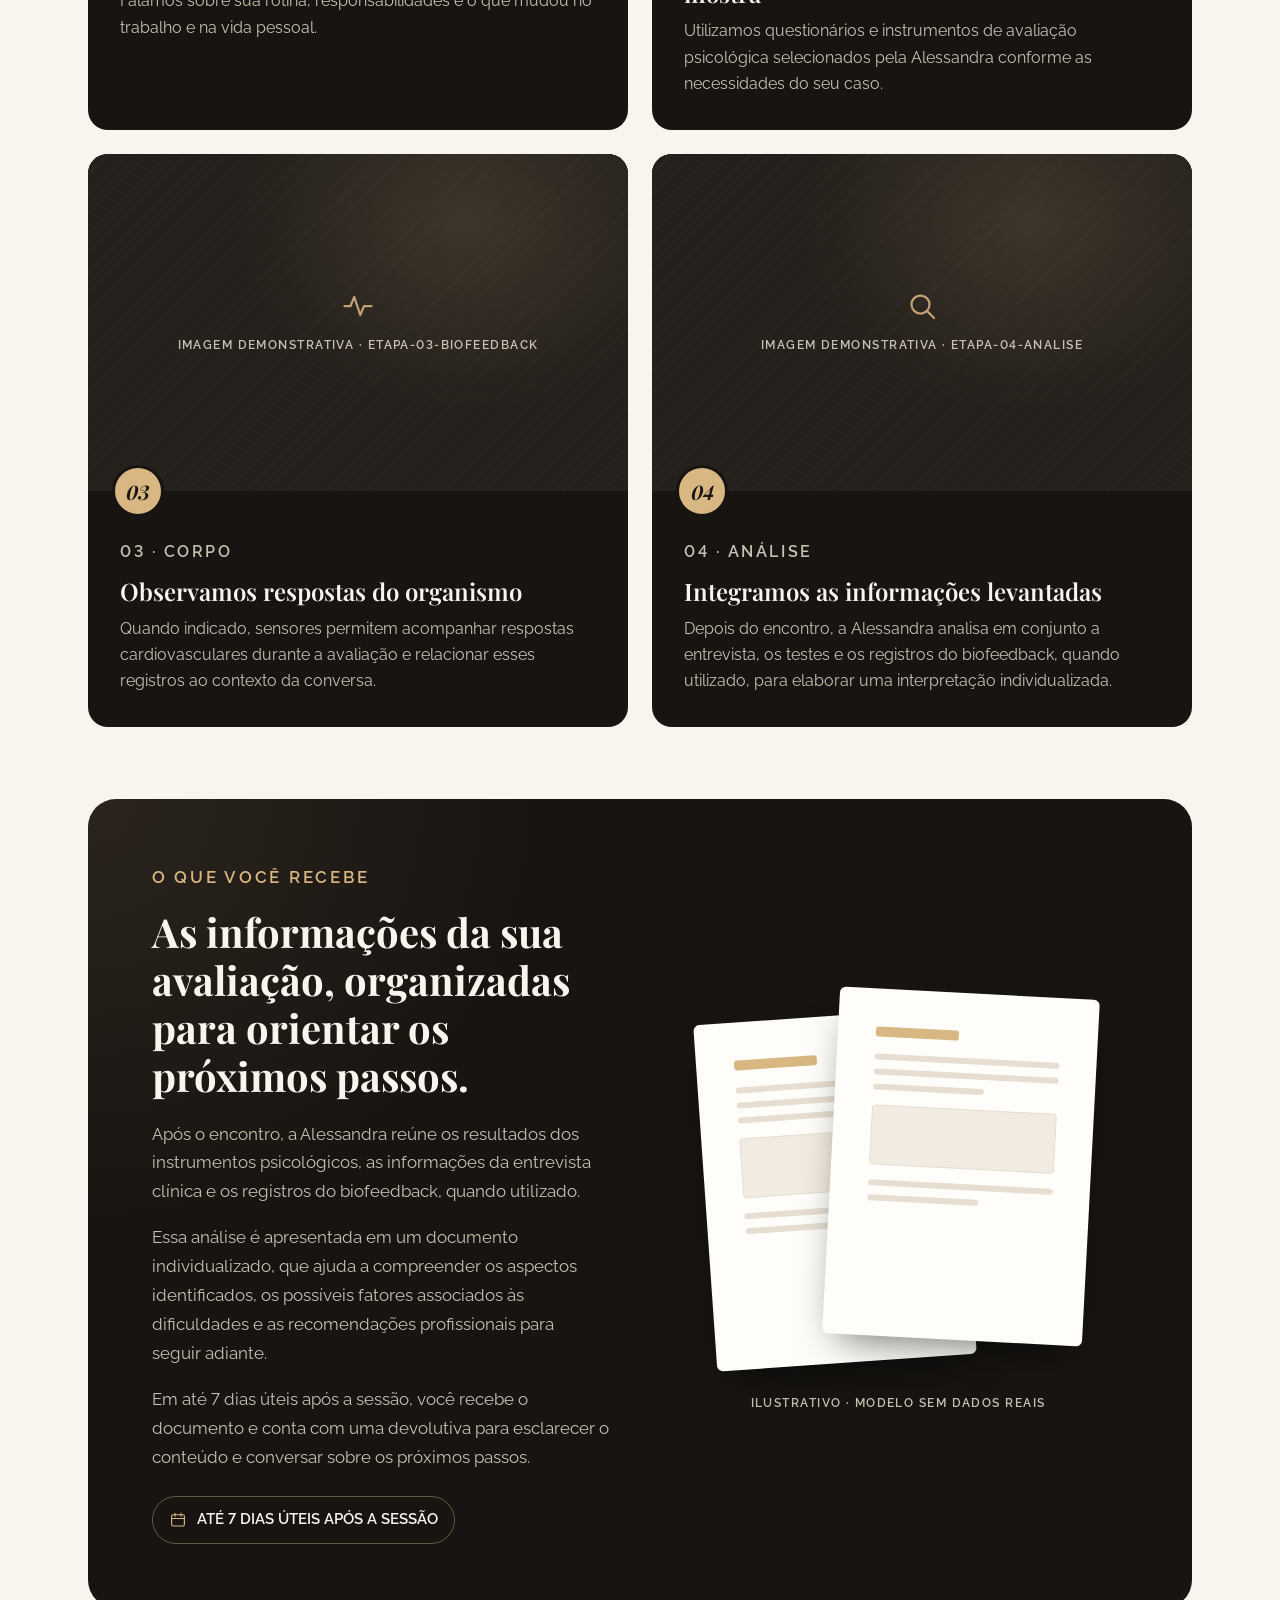
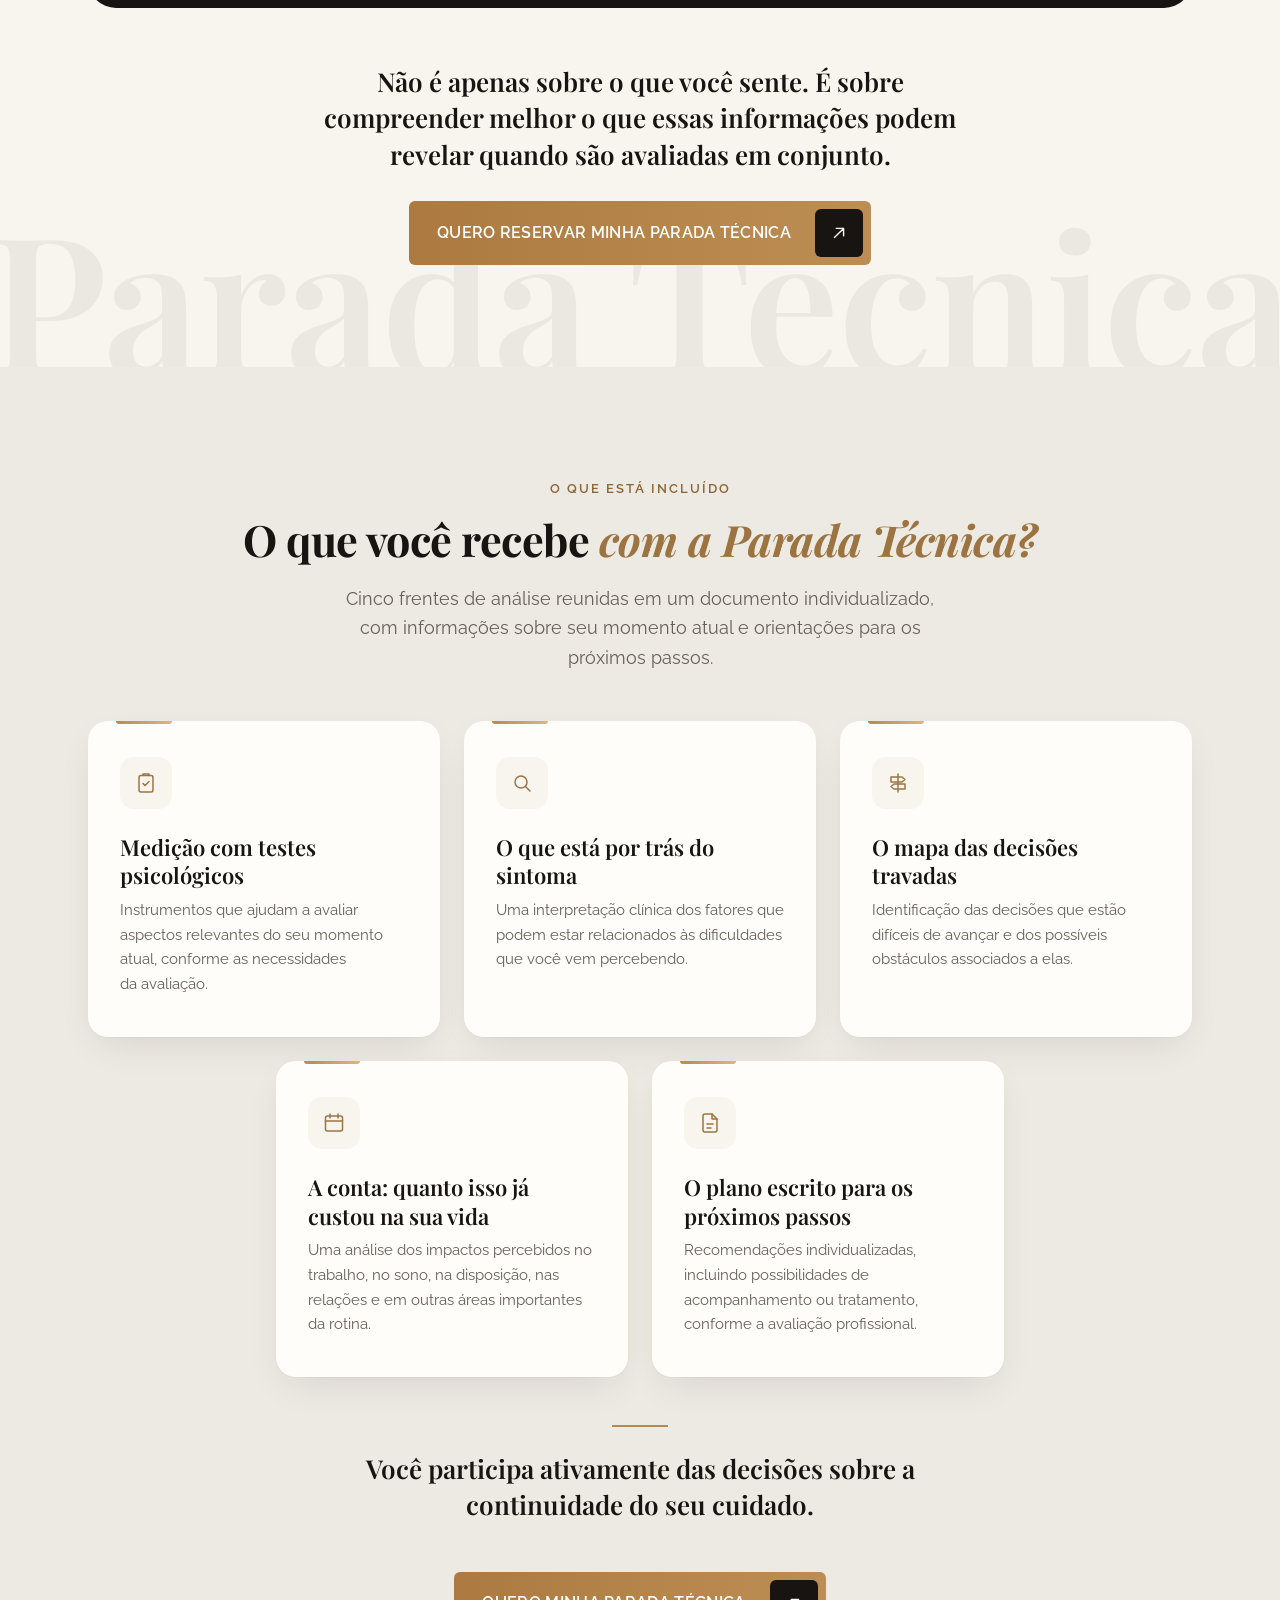
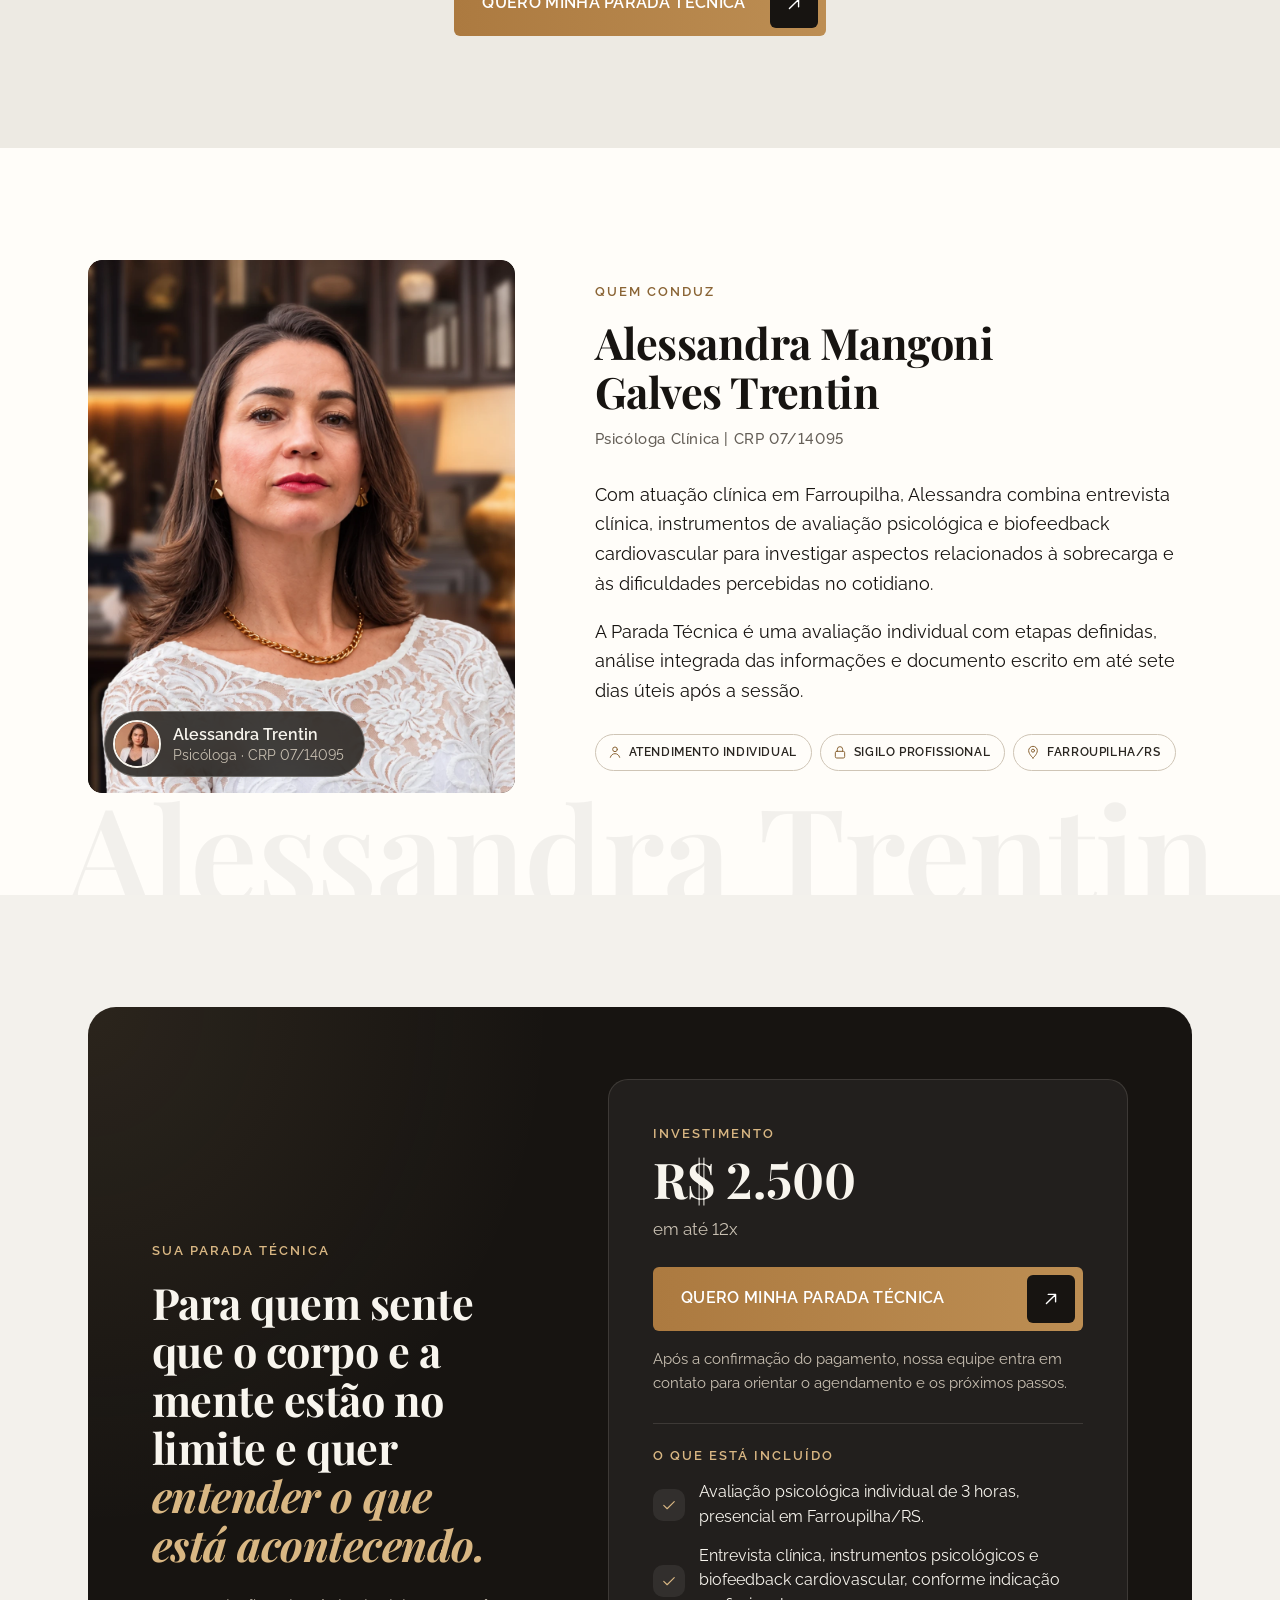
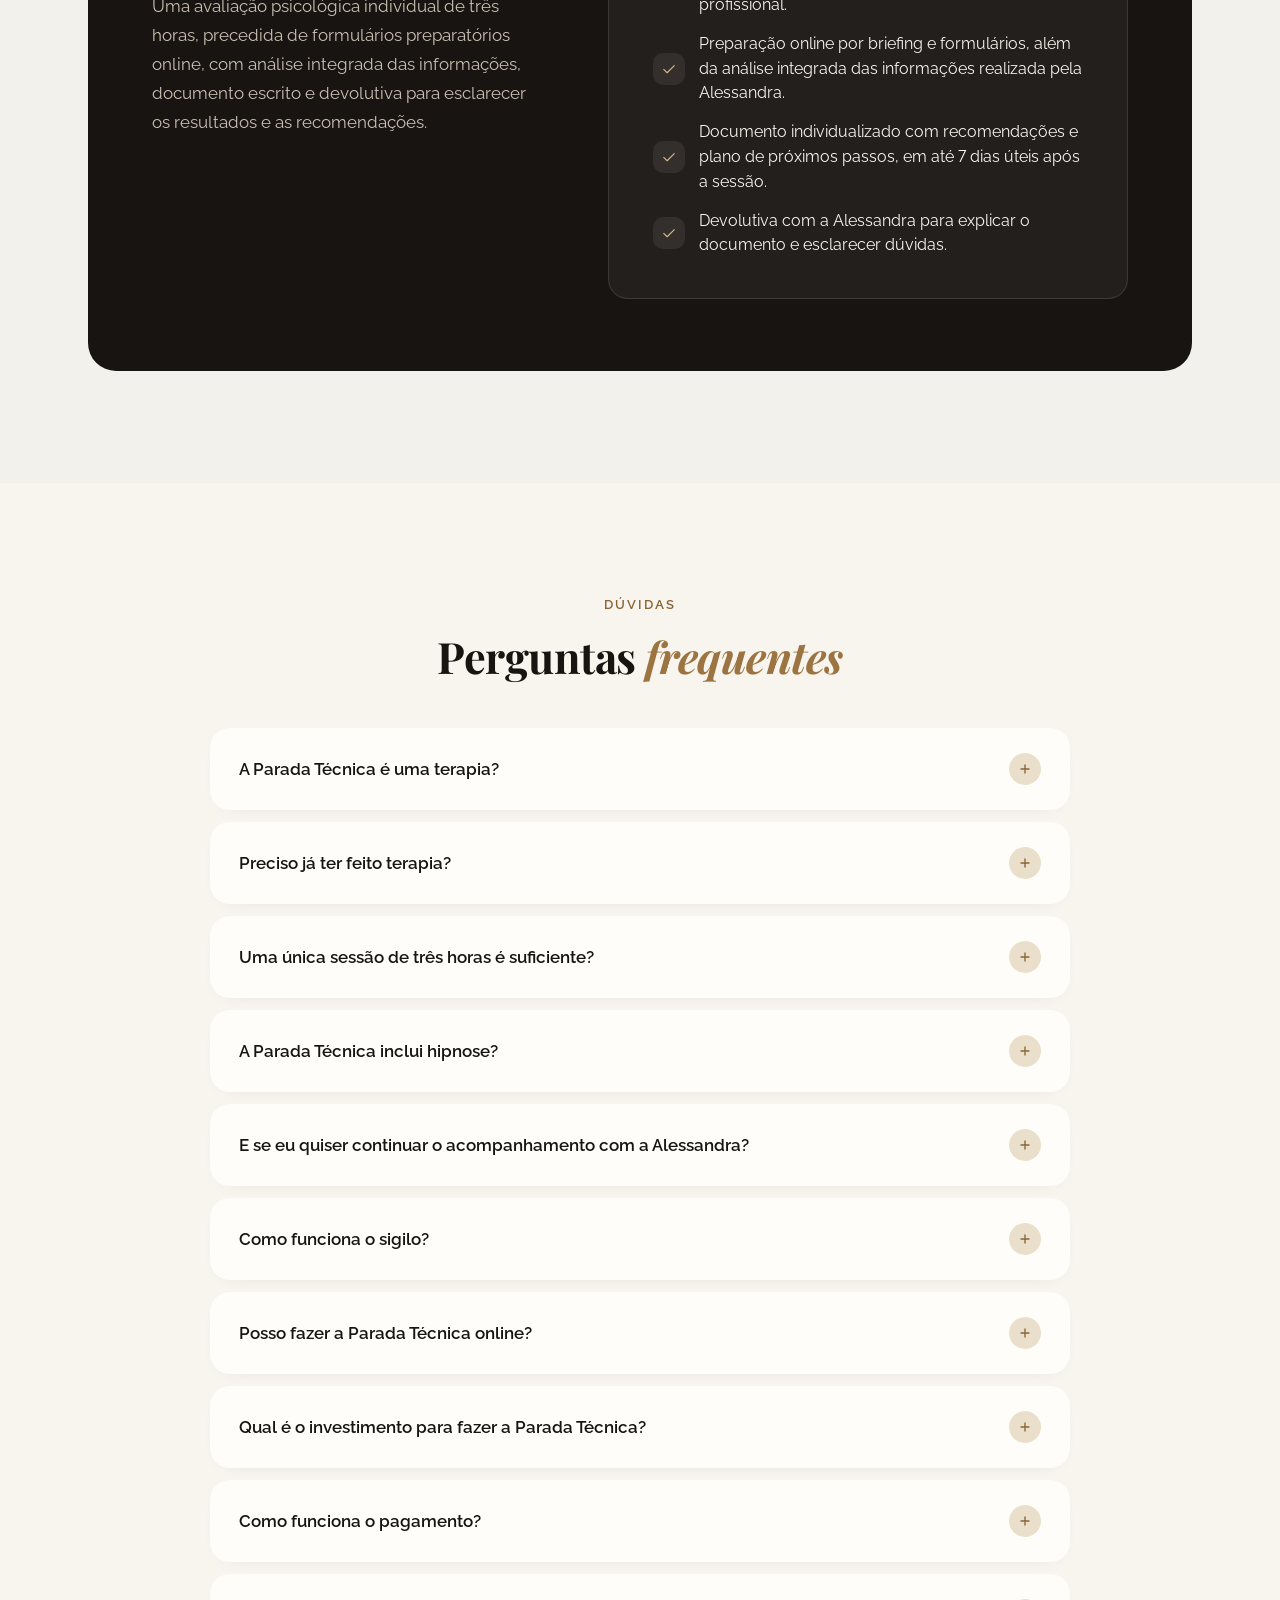
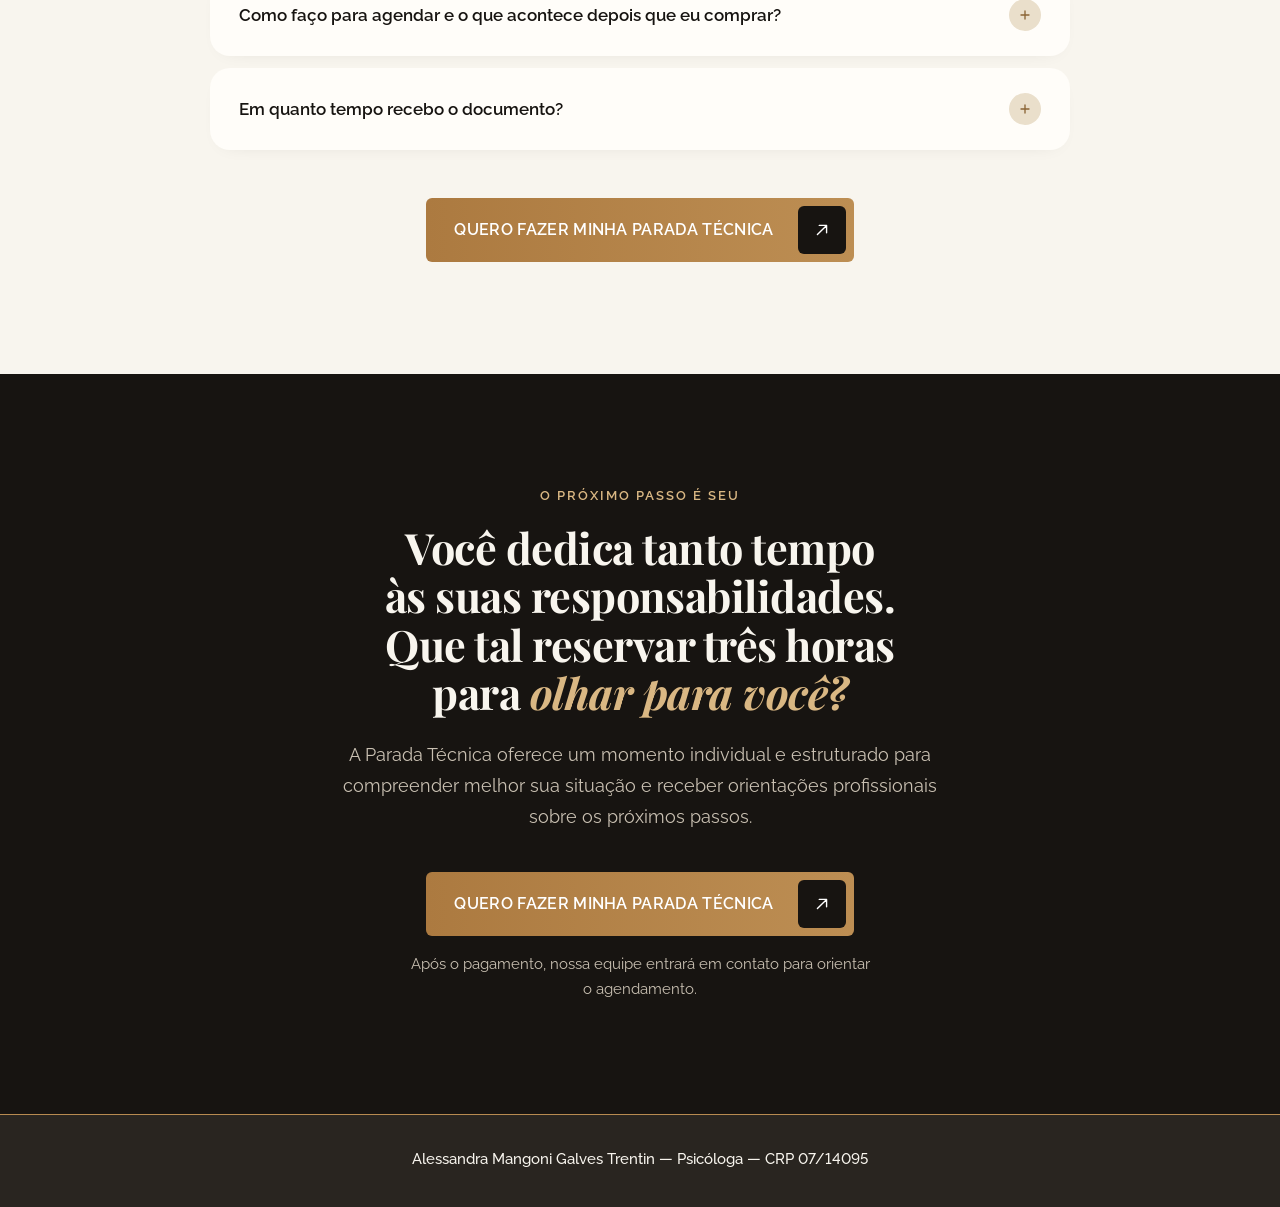
<file: versao-b/index.html>
<!doctype html>
<html lang="pt-BR">
<head>
<meta charset="utf-8">
<meta name="viewport" content="width=device-width, initial-scale=1, viewport-fit=cover">
<meta name="robots" content="noindex, nofollow">
<meta name="theme-color" content="#171411">
<title>Parada Técnica — Alessandra Trentin</title>
<link rel="preconnect" href="https://fonts.googleapis.com">
<link rel="preconnect" href="https://fonts.gstatic.com" crossorigin>
<link rel="stylesheet" href="https://fonts.googleapis.com/css2?family=Playfair+Display:ital,wght@0,600;0,700;1,600;1,700&family=Raleway:wght@400;500;600;700&display=swap">
<link rel="stylesheet" href="../assets/styles.css?v=84212fe4">
<link rel="stylesheet" href="../assets/motion.css?v=0e9d5f01">
</head>
<body class="version-b">
<a class="skip-link" href="#conteudo">Ir para o conteúdo</a>

<aside class="review-bar" id="review-bar" aria-label="Barra de revisão">
  <span class="review-bar__title">Revisão</span>
  <nav class="review-bar__versions" aria-label="Versões da página">
    <a href="../versao-a/">Versão A</a><a href="../versao-b/" aria-current="page">Versão B</a>
  </nav>
  <label class="review-bar__opt"><input type="checkbox" id="toggle-notes" checked> Pendências</label>
  <button type="button" id="hide-review" class="review-bar__close" aria-label="Ocultar barra de revisão">×</button>
</aside>
<main id="conteudo" tabindex="-1">

<section class="hero" aria-labelledby="hero-title" data-section="01-primeira-dobra">
  <div class="hero__grid">
    <div class="hero__text">
      <p class="eyebrow">PARADA TÉCNICA | PARA EMPRESÁRIOS E EXECUTIVOS</p>
      <h1 id="hero-title" class="display">Você cuida de tantas responsabilidades. Mas há quanto tempo não <em class="display__accent">olha para si mesmo?</em></h1>
      <div class="hero__desc">
        <p>Conheça a Parada Técnica: uma avaliação psicológica estruturada, com preparação online e uma sessão presencial de três horas que reúne entrevista clínica, testes psicológicos e biofeedback cardiovascular, conforme indicação profissional.</p>
<p>Depois, você recebe um documento individualizado com os principais pontos avaliados e orientações para os próximos passos.</p>
      </div>
      <div class="hero__cta" id="hero-cta">
        <a class="btn btn--gold" href="#investimento" data-cta="hero"><span>QUERO FAZER MINHA PARADA TÉCNICA</span><span class="btn__iconbox"><svg class="icon" viewBox="0 0 24 24" fill="none" stroke="currentColor" stroke-width="1.5" stroke-linecap="round" stroke-linejoin="round" aria-hidden="true" focusable="false"><path d="M7 17L17 7M9 7h8v8"/></svg></span></a>
      </div>
    </div>
    <div class="hero__media">
      <figure class="photo photo--hero has-mobile"><picture><source media="(max-width: 1199px)" srcset="../assets/img/hero-mobile.webp?v=ed5c1148"><img src="../assets/img/hero-b.webp?v=5c72a144" alt="Psicóloga Alessandra Trentin" loading="eager" decoding="async"></picture></figure>
      <div class="hero__overlay">
  <div class="photo-badge">
    <span class="photo-badge__avatar"><img src="../assets/img/avatar.webp?v=dbe582f8" alt=""></span>
    <span class="photo-badge__text"><strong>Alessandra Trentin</strong><span>Psicóloga · CRP 07/14095</span></span>
  </div></div>
    </div>
  </div>
</section>

<section class="section theme-cream" aria-labelledby="identificacao-title" data-section="02-identificacao">
  <div class="container split">
    <header class="split__head">
      <p class="eyebrow">PARA QUEM É</p>
      <h2 id="identificacao-title">Você continua dando conta de tudo. Mas <em class="display__accent">nem sempre se sente como antes.</em></h2>
      <p class="lead">Liderar pessoas, assumir responsabilidades e tomar decisões importantes exige atenção constante. Com o tempo, algumas mudanças podem começar a fazer parte da rotina, mesmo quando você continua cumprindo todas as suas obrigações.</p>
    </header>
    <div class="split__body">
      <ul class="signs">
        <li class="sign-card">
          <span class="sign-card__iconbox" aria-hidden="true"><svg class="icon sign-card__icon" viewBox="0 0 24 24" fill="none" stroke="currentColor" stroke-width="1.5" stroke-linecap="round" stroke-linejoin="round" aria-hidden="true" focusable="false"><rect x="2.5" y="7" width="16" height="10" rx="2"/><path d="M21.5 10.5v3M6 10.5v3"/></svg></span>
          <div><h3>O descanso já não parece suficiente.</h3><p>Mesmo depois de uma noite de sono, a sensação de cansaço continua.</p></div>
        </li>
<li class="sign-card">
          <span class="sign-card__iconbox" aria-hidden="true"><svg class="icon sign-card__icon" viewBox="0 0 24 24" fill="none" stroke="currentColor" stroke-width="1.5" stroke-linecap="round" stroke-linejoin="round" aria-hidden="true" focusable="false"><path d="M12 3v18"/><path d="M5 6h11l3 2.5-3 2.5H5z"/><path d="M19 13H8l-3 2.5L8 18h11z"/></svg></span>
          <div><h3>As decisões ficaram mais difíceis.</h3><p>Assuntos que antes eram resolvidos com facilidade agora exigem um esforço maior.</p></div>
        </li>
<li class="sign-card">
          <span class="sign-card__iconbox" aria-hidden="true"><svg class="icon sign-card__icon" viewBox="0 0 24 24" fill="none" stroke="currentColor" stroke-width="1.5" stroke-linecap="round" stroke-linejoin="round" aria-hidden="true" focusable="false"><path d="M4 10.5L12 4l8 6.5V20H4z"/><path d="M9.5 20v-5.5h5V20"/></svg></span>
          <div><h3>A sobrecarga acompanha você para casa.</h3><p>Desligar a mente do trabalho nem sempre é simples.</p></div>
        </li>
<li class="sign-card">
          <span class="sign-card__iconbox" aria-hidden="true"><svg class="icon sign-card__icon" viewBox="0 0 24 24" fill="none" stroke="currentColor" stroke-width="1.5" stroke-linecap="round" stroke-linejoin="round" aria-hidden="true" focusable="false"><path d="M3 7l6.5 6.5 4-4L21 17"/><path d="M15 17h6v-6"/></svg></span>
          <div><h3>Você sente falta da disposição de antes.</h3><p>As responsabilidades continuam sendo cumpridas, mas você percebe mudanças em si mesmo.</p></div>
        </li>
      </ul>
      <div class="closing-card">
        <p>Nem sempre é fácil compreender o que está acontecendo enquanto você continua cuidando de tudo.</p>
<p>A Parada Técnica oferece um espaço individual para olhar para essas questões com acompanhamento psicológico profissional.</p>
      </div>
    </div>
  </div>
</section>

<section class="section theme-cream section--practice section--watermark" aria-labelledby="pratica-title" data-section="03-pratica">
  <div class="container">
    <header class="practice__intro">
      <div>
        <p class="eyebrow">CONHEÇA A PARADA TÉCNICA</p>
        <h2 id="pratica-title">Mais do que uma conversa. Uma avaliação para <em class="display__accent">compreender o que está acontecendo com você.</em></h2>
      </div>
      <div class="practice__lead"><p>A Parada Técnica combina uma preparação online com uma avaliação presencial de três horas.</p>
<p>Durante esse processo, a Alessandra reúne informações da sua história, de instrumentos psicológicos e, quando indicado, do biofeedback cardiovascular, para construir uma compreensão individualizada do seu momento atual.</p></div>
    </header>

    <aside class="practice-prep" aria-labelledby="preparacao-title">
      <span class="practice-prep__icon" aria-hidden="true"><svg class="icon" viewBox="0 0 24 24" fill="none" stroke="currentColor" stroke-width="1.5" stroke-linecap="round" stroke-linejoin="round" aria-hidden="true" focusable="false"><rect x="5" y="4.5" width="14" height="16.5" rx="2"/><path d="M9 4.5V3h6v1.5"/><path d="M9 12.5l2 2 4-4"/></svg></span>
      <div>
        <h3 id="preparacao-title">Antes do encontro: uma preparação online</h3>
        <p>Você recebe links para responder a um briefing e a formulários preparatórios sobre aspectos como ansiedade, humor, sono, alimentação e energia. Essa etapa é realizada online, sem necessidade de agendar uma reunião.</p>
      </div>
    </aside>

    <h3 class="practice__subtitle">Como acontece na prática?</h3>
    <ol class="practice__steps">
      <li class="practice-card">
        <div class="practice-card__media">
          <div class="practice-card__placeholder" role="img" aria-label="Espaço reservado para imagem: Alessandra Trentin em conversa profissional no ambiente de atendimento" data-placeholder="etapa-01-escuta">
          <svg class="icon" viewBox="0 0 24 24" fill="none" stroke="currentColor" stroke-width="1.5" stroke-linecap="round" stroke-linejoin="round" aria-hidden="true" focusable="false"><path d="M20.5 11.5a8.5 8.5 0 0 1-12.4 7.6L3.5 20.5l1.4-4.4A8.5 8.5 0 1 1 20.5 11.5z"/></svg>
          <span>Imagem demonstrativa · etapa-01-escuta</span>
        </div>
          <span class="practice-card__n" aria-hidden="true">01</span>
        </div>
        <div class="practice-card__body">
          <p class="practice-card__label">01 · CONVERSA</p>
          <h4>Entendemos o seu momento</h4>
          <p>Falamos sobre sua rotina, responsabilidades e o que mudou no trabalho e na vida pessoal.</p>
        </div>
      </li>
<li class="practice-card">
        <div class="practice-card__media">
          <div class="practice-card__placeholder" role="img" aria-label="Espaço reservado para imagem: Materiais profissionais de avaliação psicológica" data-placeholder="etapa-02-testes">
          <svg class="icon" viewBox="0 0 24 24" fill="none" stroke="currentColor" stroke-width="1.5" stroke-linecap="round" stroke-linejoin="round" aria-hidden="true" focusable="false"><rect x="5" y="4.5" width="14" height="16.5" rx="2"/><path d="M9 4.5V3h6v1.5"/><path d="M9 12.5l2 2 4-4"/></svg>
          <span>Imagem demonstrativa · etapa-02-testes</span>
        </div>
          <span class="practice-card__n" aria-hidden="true">02</span>
        </div>
        <div class="practice-card__body">
          <p class="practice-card__label">02 · TESTES</p>
          <h4>Investigamos o que a conversa sozinha não mostra</h4>
          <p>Utilizamos questionários e instrumentos de avaliação psicológica selecionados pela Alessandra conforme as necessidades do seu caso.</p>
        </div>
      </li>
<li class="practice-card">
        <div class="practice-card__media">
          <div class="practice-card__placeholder" role="img" aria-label="Espaço reservado para imagem: Equipamento de biofeedback cardiovascular utilizado na avaliação" data-placeholder="etapa-03-biofeedback">
          <svg class="icon" viewBox="0 0 24 24" fill="none" stroke="currentColor" stroke-width="1.5" stroke-linecap="round" stroke-linejoin="round" aria-hidden="true" focusable="false"><path d="M3 12h4l2.5-6 4 12 2.5-6H21"/></svg>
          <span>Imagem demonstrativa · etapa-03-biofeedback</span>
        </div>
          <span class="practice-card__n" aria-hidden="true">03</span>
        </div>
        <div class="practice-card__body">
          <p class="practice-card__label">03 · CORPO</p>
          <h4>Observamos respostas do organismo</h4>
          <p>Quando indicado, sensores permitem acompanhar respostas cardiovasculares durante a avaliação e relacionar esses registros ao contexto da conversa.</p>
        </div>
      </li>
<li class="practice-card">
        <div class="practice-card__media">
          <div class="practice-card__placeholder" role="img" aria-label="Espaço reservado para imagem: Alessandra Trentin organizando as informações da avaliação" data-placeholder="etapa-04-analise">
          <svg class="icon" viewBox="0 0 24 24" fill="none" stroke="currentColor" stroke-width="1.5" stroke-linecap="round" stroke-linejoin="round" aria-hidden="true" focusable="false"><circle cx="11" cy="11" r="6"/><path d="M20 20l-4.5-4.5"/></svg>
          <span>Imagem demonstrativa · etapa-04-analise</span>
        </div>
          <span class="practice-card__n" aria-hidden="true">04</span>
        </div>
        <div class="practice-card__body">
          <p class="practice-card__label">04 · ANÁLISE</p>
          <h4>Integramos as informações levantadas</h4>
          <p>Depois do encontro, a Alessandra analisa em conjunto a entrevista, os testes e os registros do biofeedback, quando utilizado, para elaborar uma interpretação individualizada.</p>
        </div>
      </li>
    </ol>

    <div class="practice-doc theme-dark">
      <div class="practice-doc__text">
        <p class="eyebrow">O QUE VOCÊ RECEBE</p>
        <h3>As informações da sua avaliação, organizadas para orientar os próximos passos.</h3>
        <p>Após o encontro, a Alessandra reúne os resultados dos instrumentos psicológicos, as informações da entrevista clínica e os registros do biofeedback, quando utilizado.</p>
<p>Essa análise é apresentada em um documento individualizado, que ajuda a compreender os aspectos identificados, os possíveis fatores associados às dificuldades e as recomendações profissionais para seguir adiante.</p>
<p>Em até 7 dias úteis após a sessão, você recebe o documento e conta com uma devolutiva para esclarecer o conteúdo e conversar sobre os próximos passos.</p>
        <p class="practice-doc__deadline"><svg class="icon" viewBox="0 0 24 24" fill="none" stroke="currentColor" stroke-width="1.5" stroke-linecap="round" stroke-linejoin="round" aria-hidden="true" focusable="false"><rect x="3.5" y="5" width="17" height="15" rx="2"/><path d="M3.5 10h17M8 3v4M16 3v4"/></svg><span>ATÉ 7 DIAS ÚTEIS APÓS A SESSÃO</span></p>
      </div>
      <figure class="practice-doc__visual">
        <div class="practice-doc__pages">
          <div class="doc-page doc-page--1 doc-page--placeholder" data-placeholder="documento-01" aria-hidden="true">
          <span class="doc-page__head"></span>
          <span class="doc-page__line"></span><span class="doc-page__line"></span><span class="doc-page__line doc-page__line--short"></span>
          <span class="doc-page__block"></span>
          <span class="doc-page__line"></span><span class="doc-page__line doc-page__line--short"></span>
        </div>
<div class="doc-page doc-page--2 doc-page--placeholder" data-placeholder="documento-02" aria-hidden="true">
          <span class="doc-page__head"></span>
          <span class="doc-page__line"></span><span class="doc-page__line"></span><span class="doc-page__line doc-page__line--short"></span>
          <span class="doc-page__block"></span>
          <span class="doc-page__line"></span><span class="doc-page__line doc-page__line--short"></span>
        </div>
        </div>
        <figcaption>Ilustrativo · modelo sem dados reais</figcaption>
      </figure>
    </div>

    <div class="practice__closing">
      <p>Não é apenas sobre o que você sente. É sobre compreender melhor o que essas informações podem revelar quando são avaliadas em conjunto.</p>
      <a class="btn btn--gold" href="#investimento" data-cta="pratica"><span>QUERO RESERVAR MINHA PARADA TÉCNICA</span><span class="btn__iconbox"><svg class="icon" viewBox="0 0 24 24" fill="none" stroke="currentColor" stroke-width="1.5" stroke-linecap="round" stroke-linejoin="round" aria-hidden="true" focusable="false"><path d="M7 17L17 7M9 7h8v8"/></svg></span></a>
    </div>
  </div>
  <p class="watermark" aria-hidden="true">Parada Técnica</p>
</section>

<section class="section theme-cream" aria-labelledby="entregaveis-title" data-section="05-entregaveis">
  <div class="container">
    <header class="deliv__head">
      <p class="eyebrow">O QUE ESTÁ INCLUÍDO</p>
      <h2 id="entregaveis-title">O que você recebe <em class="display__accent">com a Parada Técnica?</em></h2>
      <p class="lead">Cinco frentes de análise reunidas em um documento individualizado, com informações sobre seu momento atual e orientações para os próximos passos.</p>
    </header>
    <ul class="cards">
      <li class="card">
        <span class="card__iconbox" aria-hidden="true"><svg class="icon card__icon" viewBox="0 0 24 24" fill="none" stroke="currentColor" stroke-width="1.5" stroke-linecap="round" stroke-linejoin="round" aria-hidden="true" focusable="false"><rect x="5" y="4.5" width="14" height="16.5" rx="2"/><path d="M9 4.5V3h6v1.5"/><path d="M9 12.5l2 2 4-4"/></svg></span>
        <h3>Medição com testes psicológicos</h3>
        <p>Instrumentos que ajudam a avaliar aspectos relevantes do seu momento atual, conforme as necessidades da avaliação.</p>
      </li>
<li class="card">
        <span class="card__iconbox" aria-hidden="true"><svg class="icon card__icon" viewBox="0 0 24 24" fill="none" stroke="currentColor" stroke-width="1.5" stroke-linecap="round" stroke-linejoin="round" aria-hidden="true" focusable="false"><circle cx="11" cy="11" r="6"/><path d="M20 20l-4.5-4.5"/></svg></span>
        <h3>O que está por trás do sintoma</h3>
        <p>Uma interpretação clínica dos fatores que podem estar relacionados às dificuldades que você vem percebendo.</p>
      </li>
<li class="card">
        <span class="card__iconbox" aria-hidden="true"><svg class="icon card__icon" viewBox="0 0 24 24" fill="none" stroke="currentColor" stroke-width="1.5" stroke-linecap="round" stroke-linejoin="round" aria-hidden="true" focusable="false"><path d="M12 3v18"/><path d="M5 6h11l3 2.5-3 2.5H5z"/><path d="M19 13H8l-3 2.5L8 18h11z"/></svg></span>
        <h3>O mapa das decisões travadas</h3>
        <p>Identificação das decisões que estão difíceis de avançar e dos possíveis obstáculos associados a elas.</p>
      </li>
<li class="card">
        <span class="card__iconbox" aria-hidden="true"><svg class="icon card__icon" viewBox="0 0 24 24" fill="none" stroke="currentColor" stroke-width="1.5" stroke-linecap="round" stroke-linejoin="round" aria-hidden="true" focusable="false"><rect x="3.5" y="5" width="17" height="15" rx="2"/><path d="M3.5 10h17M8 3v4M16 3v4"/></svg></span>
        <h3>A conta: quanto isso já custou na sua vida</h3>
        <p>Uma análise dos impactos percebidos no trabalho, no sono, na disposição, nas relações e em outras áreas importantes da rotina.</p>
      </li>
<li class="card">
        <span class="card__iconbox" aria-hidden="true"><svg class="icon card__icon" viewBox="0 0 24 24" fill="none" stroke="currentColor" stroke-width="1.5" stroke-linecap="round" stroke-linejoin="round" aria-hidden="true" focusable="false"><path d="M14 3H7a2 2 0 0 0-2 2v14a2 2 0 0 0 2 2h10a2 2 0 0 0 2-2V8z"/><path d="M14 3v5h5"/><path d="M9 13h6M9 17h4"/></svg></span>
        <h3>O plano escrito para os próximos passos</h3>
        <p>Recomendações individualizadas, incluindo possibilidades de acompanhamento ou tratamento, conforme a avaliação profissional.</p>
      </li>
    </ul>
    <p class="pull">Você participa ativamente das decisões sobre a continuidade do seu cuidado.</p>
    <div class="section-cta"><a class="btn btn--gold" href="#investimento" data-cta="entregaveis"><span>QUERO MINHA PARADA TÉCNICA</span><span class="btn__iconbox"><svg class="icon" viewBox="0 0 24 24" fill="none" stroke="currentColor" stroke-width="1.5" stroke-linecap="round" stroke-linejoin="round" aria-hidden="true" focusable="false"><path d="M7 17L17 7M9 7h8v8"/></svg></span></a></div>
  </div>
</section>

<section class="section theme-warm section--watermark section--watermark-about" aria-labelledby="sobre-title" data-section="06-sobre">
  <div class="container about">
    <div class="about__media">
      <figure class="photo photo--portrait"><img src="../assets/img/sobre.webp?v=57f310bf" alt="Retrato profissional da psicóloga Alessandra Mangoni Galves Trentin" style="object-position:50% 20%" loading="lazy" decoding="async"></figure>
      
  <div class="photo-badge">
    <span class="photo-badge__avatar"><img src="../assets/img/avatar.webp?v=dbe582f8" alt=""></span>
    <span class="photo-badge__text"><strong>Alessandra Trentin</strong><span>Psicóloga · CRP 07/14095</span></span>
  </div>
    </div>
    <div class="about__text">
      <p class="eyebrow">QUEM CONDUZ</p>
      <h2 id="sobre-title">Alessandra Mangoni Galves Trentin</h2>
      <p class="about__credential">Psicóloga Clínica | CRP 07/14095</p>
      <p>Com atuação clínica em Farroupilha, Alessandra combina entrevista clínica, instrumentos de avaliação psicológica e biofeedback cardiovascular para investigar aspectos relacionados à sobrecarga e às dificuldades percebidas no cotidiano.</p>
<p>A Parada Técnica é uma avaliação individual com etapas definidas, análise integrada das informações e documento escrito em até sete dias úteis após a sessão.</p>
      <ul class="trust" aria-label="Elementos de confiança">
        <li><svg class="icon" viewBox="0 0 24 24" fill="none" stroke="currentColor" stroke-width="1.5" stroke-linecap="round" stroke-linejoin="round" aria-hidden="true" focusable="false"><circle cx="12" cy="8" r="3.5"/><path d="M5 20c1-3.5 3.8-5.5 7-5.5s6 2 7 5.5"/></svg><span>Atendimento individual</span></li>
<li><svg class="icon" viewBox="0 0 24 24" fill="none" stroke="currentColor" stroke-width="1.5" stroke-linecap="round" stroke-linejoin="round" aria-hidden="true" focusable="false"><rect x="5" y="11" width="14" height="10" rx="2"/><path d="M8 11V8a4 4 0 0 1 8 0v3"/></svg><span>Sigilo profissional</span></li>
<li><svg class="icon" viewBox="0 0 24 24" fill="none" stroke="currentColor" stroke-width="1.5" stroke-linecap="round" stroke-linejoin="round" aria-hidden="true" focusable="false"><path d="M12 21s-6.5-5.6-6.5-11a6.5 6.5 0 0 1 13 0c0 5.4-6.5 11-6.5 11z"/><circle cx="12" cy="10" r="2.3"/></svg><span>Farroupilha/RS</span></li>
      </ul>
    </div>
  </div>
  <p class="watermark watermark--about" aria-hidden="true">Alessandra Trentin</p>
</section>

<section class="section theme-warm section--offer" id="investimento" tabindex="-1" aria-labelledby="oferta-title" data-section="06b-oferta">
  <div class="container">
    <div class="offer theme-dark">
      <div class="offer__intro">
        <p class="eyebrow">SUA PARADA TÉCNICA</p>
        <h2 id="oferta-title">Para quem sente que o corpo e a mente estão no limite e quer <em class="display__accent">entender o que está acontecendo.</em></h2>
        <p class="offer__desc">Uma avaliação psicológica individual de três horas, precedida de formulários preparatórios online, com análise integrada das informações, documento escrito e devolutiva para esclarecer os resultados e as recomendações.</p>
      </div>
      <div class="offer__card">
        <p class="offer__price-label">INVESTIMENTO</p>
        <p class="offer__value">R$ 2.500</p>
        <p class="offer__terms">em até 12x</p>
        <a class="btn btn--gold" href="https://pay.sumup.com/b2c/QX5EAYO5" data-cta="oferta"><span>QUERO MINHA PARADA TÉCNICA</span><span class="btn__iconbox"><svg class="icon" viewBox="0 0 24 24" fill="none" stroke="currentColor" stroke-width="1.5" stroke-linecap="round" stroke-linejoin="round" aria-hidden="true" focusable="false"><path d="M7 17L17 7M9 7h8v8"/></svg></span></a>
        <p class="offer__micro">Após a confirmação do pagamento, nossa equipe entra em contato para orientar o agendamento e os próximos passos.</p>
        <hr class="offer__divider">
        <h3 class="offer__subtitle">O QUE ESTÁ INCLUÍDO</h3>
        <ul class="offer__list">
          <li><span class="offer__check" aria-hidden="true"><svg class="icon" viewBox="0 0 24 24" fill="none" stroke="currentColor" stroke-width="1.5" stroke-linecap="round" stroke-linejoin="round" aria-hidden="true" focusable="false"><path d="M5 12.5l4.5 4.5L19 7.5"/></svg></span><span>Avaliação psicológica individual de 3 horas, presencial em Farroupilha/RS.</span></li>
<li><span class="offer__check" aria-hidden="true"><svg class="icon" viewBox="0 0 24 24" fill="none" stroke="currentColor" stroke-width="1.5" stroke-linecap="round" stroke-linejoin="round" aria-hidden="true" focusable="false"><path d="M5 12.5l4.5 4.5L19 7.5"/></svg></span><span>Entrevista clínica, instrumentos psicológicos e biofeedback cardiovascular, conforme indicação profissional.</span></li>
<li><span class="offer__check" aria-hidden="true"><svg class="icon" viewBox="0 0 24 24" fill="none" stroke="currentColor" stroke-width="1.5" stroke-linecap="round" stroke-linejoin="round" aria-hidden="true" focusable="false"><path d="M5 12.5l4.5 4.5L19 7.5"/></svg></span><span>Preparação online por briefing e formulários, além da análise integrada das informações realizada pela Alessandra.</span></li>
<li><span class="offer__check" aria-hidden="true"><svg class="icon" viewBox="0 0 24 24" fill="none" stroke="currentColor" stroke-width="1.5" stroke-linecap="round" stroke-linejoin="round" aria-hidden="true" focusable="false"><path d="M5 12.5l4.5 4.5L19 7.5"/></svg></span><span>Documento individualizado com recomendações e plano de próximos passos, em até 7 dias úteis após a sessão.</span></li>
<li><span class="offer__check" aria-hidden="true"><svg class="icon" viewBox="0 0 24 24" fill="none" stroke="currentColor" stroke-width="1.5" stroke-linecap="round" stroke-linejoin="round" aria-hidden="true" focusable="false"><path d="M5 12.5l4.5 4.5L19 7.5"/></svg></span><span>Devolutiva com a Alessandra para explicar o documento e esclarecer dúvidas.</span></li>
        </ul>
        
      </div>
    </div>
  </div>
</section>

<section class="section theme-cream section--faq" aria-labelledby="faq-title" data-section="07-faq">
  <div class="container faq-wrap">
    <header class="faq__head">
      <p class="eyebrow">DÚVIDAS</p>
      <h2 id="faq-title">Perguntas <em class="display__accent">frequentes</em></h2>
    </header>
    <div class="faq">
      <details class="faq__item">
        <summary><h3>A Parada Técnica é uma terapia?</h3><span class="faq__toggle" aria-hidden="true"><svg class="faq__icon" viewBox="0 0 24 24" fill="none" stroke="currentColor" stroke-width="1.5" stroke-linecap="round" stroke-linejoin="round" aria-hidden="true" focusable="false"><path d="M12 6v12M6 12h12"/></svg></span></summary>
        <div class="faq__answer">
          <p>É uma avaliação psicológica estruturada, com duração prevista de 3 horas e devolutiva escrita. Caso seja indicado acompanhamento psicológico posterior, as possibilidades serão explicadas individualmente.</p>
        </div>
      </details>
<details class="faq__item">
        <summary><h3>Preciso já ter feito terapia?</h3><span class="faq__toggle" aria-hidden="true"><svg class="faq__icon" viewBox="0 0 24 24" fill="none" stroke="currentColor" stroke-width="1.5" stroke-linecap="round" stroke-linejoin="round" aria-hidden="true" focusable="false"><path d="M12 6v12M6 12h12"/></svg></span></summary>
        <div class="faq__answer">
          <p>Não. Você pode entrar em contato mesmo que nunca tenha realizado acompanhamento psicológico.</p>
        </div>
      </details>
<details class="faq__item">
        <summary><h3>Uma única sessão de três horas é suficiente?</h3><span class="faq__toggle" aria-hidden="true"><svg class="faq__icon" viewBox="0 0 24 24" fill="none" stroke="currentColor" stroke-width="1.5" stroke-linecap="round" stroke-linejoin="round" aria-hidden="true" focusable="false"><path d="M12 6v12M6 12h12"/></svg></span></summary>
        <div class="faq__answer">
          <p>A Parada Técnica foi estruturada para reunir, em uma avaliação presencial de três horas, diferentes informações sobre seu momento atual. Antes do encontro, você também responde a formulários preparatórios online.</p>
<p>Depois, a Alessandra realiza a análise integrada e prepara o documento individualizado.</p>
<p>Esse processo tem uma proposta de avaliação e orientação. Se houver necessidade de acompanhamento terapêutico posterior, isso será explicado na devolutiva.</p>
        </div>
      </details>
<details class="faq__item">
        <summary><h3>A Parada Técnica inclui hipnose?</h3><span class="faq__toggle" aria-hidden="true"><svg class="faq__icon" viewBox="0 0 24 24" fill="none" stroke="currentColor" stroke-width="1.5" stroke-linecap="round" stroke-linejoin="round" aria-hidden="true" focusable="false"><path d="M12 6v12M6 12h12"/></svg></span></summary>
        <div class="faq__answer">
          <p>Não. A Parada Técnica é uma avaliação psicológica estruturada, com entrevista clínica, instrumentos psicológicos e biofeedback cardiovascular, conforme indicação.</p>
<p>A hipnose terapêutica pode fazer parte de um tratamento posterior, caso seja recomendada para sua situação e você decida continuar.</p>
        </div>
      </details>
<details class="faq__item">
        <summary><h3>E se eu quiser continuar o acompanhamento com a Alessandra?</h3><span class="faq__toggle" aria-hidden="true"><svg class="faq__icon" viewBox="0 0 24 24" fill="none" stroke="currentColor" stroke-width="1.5" stroke-linecap="round" stroke-linejoin="round" aria-hidden="true" focusable="false"><path d="M12 6v12M6 12h12"/></svg></span></summary>
        <div class="faq__answer">
          <p>Se houver indicação, a Alessandra poderá apresentar uma proposta individualizada de acompanhamento terapêutico.</p>
<p>Entre as possibilidades estão protocolos de terapia breve com hipnose terapêutica, que podem envolver de 3 a 10 encontros, conforme a avaliação e o plano indicado.</p>
<p>A continuidade não é obrigatória.</p>
        </div>
      </details>
<details class="faq__item">
        <summary><h3>Como funciona o sigilo?</h3><span class="faq__toggle" aria-hidden="true"><svg class="faq__icon" viewBox="0 0 24 24" fill="none" stroke="currentColor" stroke-width="1.5" stroke-linecap="round" stroke-linejoin="round" aria-hidden="true" focusable="false"><path d="M12 6v12M6 12h12"/></svg></span></summary>
        <div class="faq__answer">
          <p>As informações compartilhadas durante o atendimento são tratadas conforme o sigilo profissional e as regras aplicáveis à proteção dos dados pessoais.</p>
        </div>
      </details>
<details class="faq__item">
        <summary><h3>Posso fazer a Parada Técnica online?</h3><span class="faq__toggle" aria-hidden="true"><svg class="faq__icon" viewBox="0 0 24 24" fill="none" stroke="currentColor" stroke-width="1.5" stroke-linecap="round" stroke-linejoin="round" aria-hidden="true" focusable="false"><path d="M12 6v12M6 12h12"/></svg></span></summary>
        <div class="faq__answer">
          <p>A preparação acontece online, por links que você responde no seu próprio tempo. A avaliação de três horas é presencial, em Farroupilha/RS.</p>
        </div>
      </details>
<details class="faq__item">
        <summary><h3>Qual é o investimento para fazer a Parada Técnica?</h3><span class="faq__toggle" aria-hidden="true"><svg class="faq__icon" viewBox="0 0 24 24" fill="none" stroke="currentColor" stroke-width="1.5" stroke-linecap="round" stroke-linejoin="round" aria-hidden="true" focusable="false"><path d="M12 6v12M6 12h12"/></svg></span></summary>
        <div class="faq__answer">
          <p>O investimento é de R$ 2.500, com possibilidade de pagamento em até 12x. Você pode consultar os detalhes antes de concluir a compra.</p>
        </div>
      </details>
<details class="faq__item">
        <summary><h3>Como funciona o pagamento?</h3><span class="faq__toggle" aria-hidden="true"><svg class="faq__icon" viewBox="0 0 24 24" fill="none" stroke="currentColor" stroke-width="1.5" stroke-linecap="round" stroke-linejoin="round" aria-hidden="true" focusable="false"><path d="M12 6v12M6 12h12"/></svg></span></summary>
        <div class="faq__answer">
          <p>Ao clicar no botão de contratação, você será direcionado para uma página de pagamento, onde poderá conferir as condições disponíveis e concluir a compra.</p>
        </div>
      </details>
<details class="faq__item">
        <summary><h3>Como faço para agendar e o que acontece depois que eu comprar?</h3><span class="faq__toggle" aria-hidden="true"><svg class="faq__icon" viewBox="0 0 24 24" fill="none" stroke="currentColor" stroke-width="1.5" stroke-linecap="round" stroke-linejoin="round" aria-hidden="true" focusable="false"><path d="M12 6v12M6 12h12"/></svg></span></summary>
        <div class="faq__answer">
          <p>Após a confirmação do pagamento, nossa equipe entra em contato pelo WhatsApp para orientar o agendamento e a preparação online. Depois da avaliação presencial de 3 horas, a Alessandra prepara o documento individualizado, com os principais pontos avaliados e recomendações profissionais.</p>
        </div>
      </details>
<details class="faq__item">
        <summary><h3>Em quanto tempo recebo o documento?</h3><span class="faq__toggle" aria-hidden="true"><svg class="faq__icon" viewBox="0 0 24 24" fill="none" stroke="currentColor" stroke-width="1.5" stroke-linecap="round" stroke-linejoin="round" aria-hidden="true" focusable="false"><path d="M12 6v12M6 12h12"/></svg></span></summary>
        <div class="faq__answer">
          <p>O prazo previsto é de até 7 dias úteis após a sessão.</p>
        </div>
      </details>
    </div>
    <div class="section-cta"><a class="btn btn--gold" href="https://pay.sumup.com/b2c/QX5EAYO5" data-cta="faq"><span>QUERO FAZER MINHA PARADA TÉCNICA</span><span class="btn__iconbox"><svg class="icon" viewBox="0 0 24 24" fill="none" stroke="currentColor" stroke-width="1.5" stroke-linecap="round" stroke-linejoin="round" aria-hidden="true" focusable="false"><path d="M7 17L17 7M9 7h8v8"/></svg></span></a></div>
  </div>
</section>

<section class="section theme-dark section--final" aria-labelledby="final-title" data-section="08-chamada-final">
  <div class="container final">
    <p class="eyebrow">O PRÓXIMO PASSO É SEU</p>
    <h2 id="final-title">Você dedica tanto tempo às suas responsabilidades. Que tal reservar três horas para <em class="display__accent">olhar para você?</em></h2>
    <p class="final__subtitle">A Parada Técnica oferece um momento individual e estruturado para compreender melhor sua situação e receber orientações profissionais sobre os próximos passos.</p>
    <div class="section-cta"><a class="btn btn--gold" href="https://pay.sumup.com/b2c/QX5EAYO5" data-cta="chamada-final"><span>QUERO FAZER MINHA PARADA TÉCNICA</span><span class="btn__iconbox"><svg class="icon" viewBox="0 0 24 24" fill="none" stroke="currentColor" stroke-width="1.5" stroke-linecap="round" stroke-linejoin="round" aria-hidden="true" focusable="false"><path d="M7 17L17 7M9 7h8v8"/></svg></span></a></div>
    <p class="final__micro">Após o pagamento, nossa equipe entrará em contato para orientar o agendamento.</p>
  </div>
</section>
</main>

<footer class="footer theme-dark" data-section="rodape">
  <div class="container">
    <p class="footer__line">Alessandra Mangoni Galves Trentin — Psicóloga — CRP 07/14095</p>
  </div>
</footer>
<script src="../assets/main.js?v=f49944ff" defer></script>
<script src="../assets/motion.js?v=2f08aefe" defer></script>
</body>
</html>
</file>
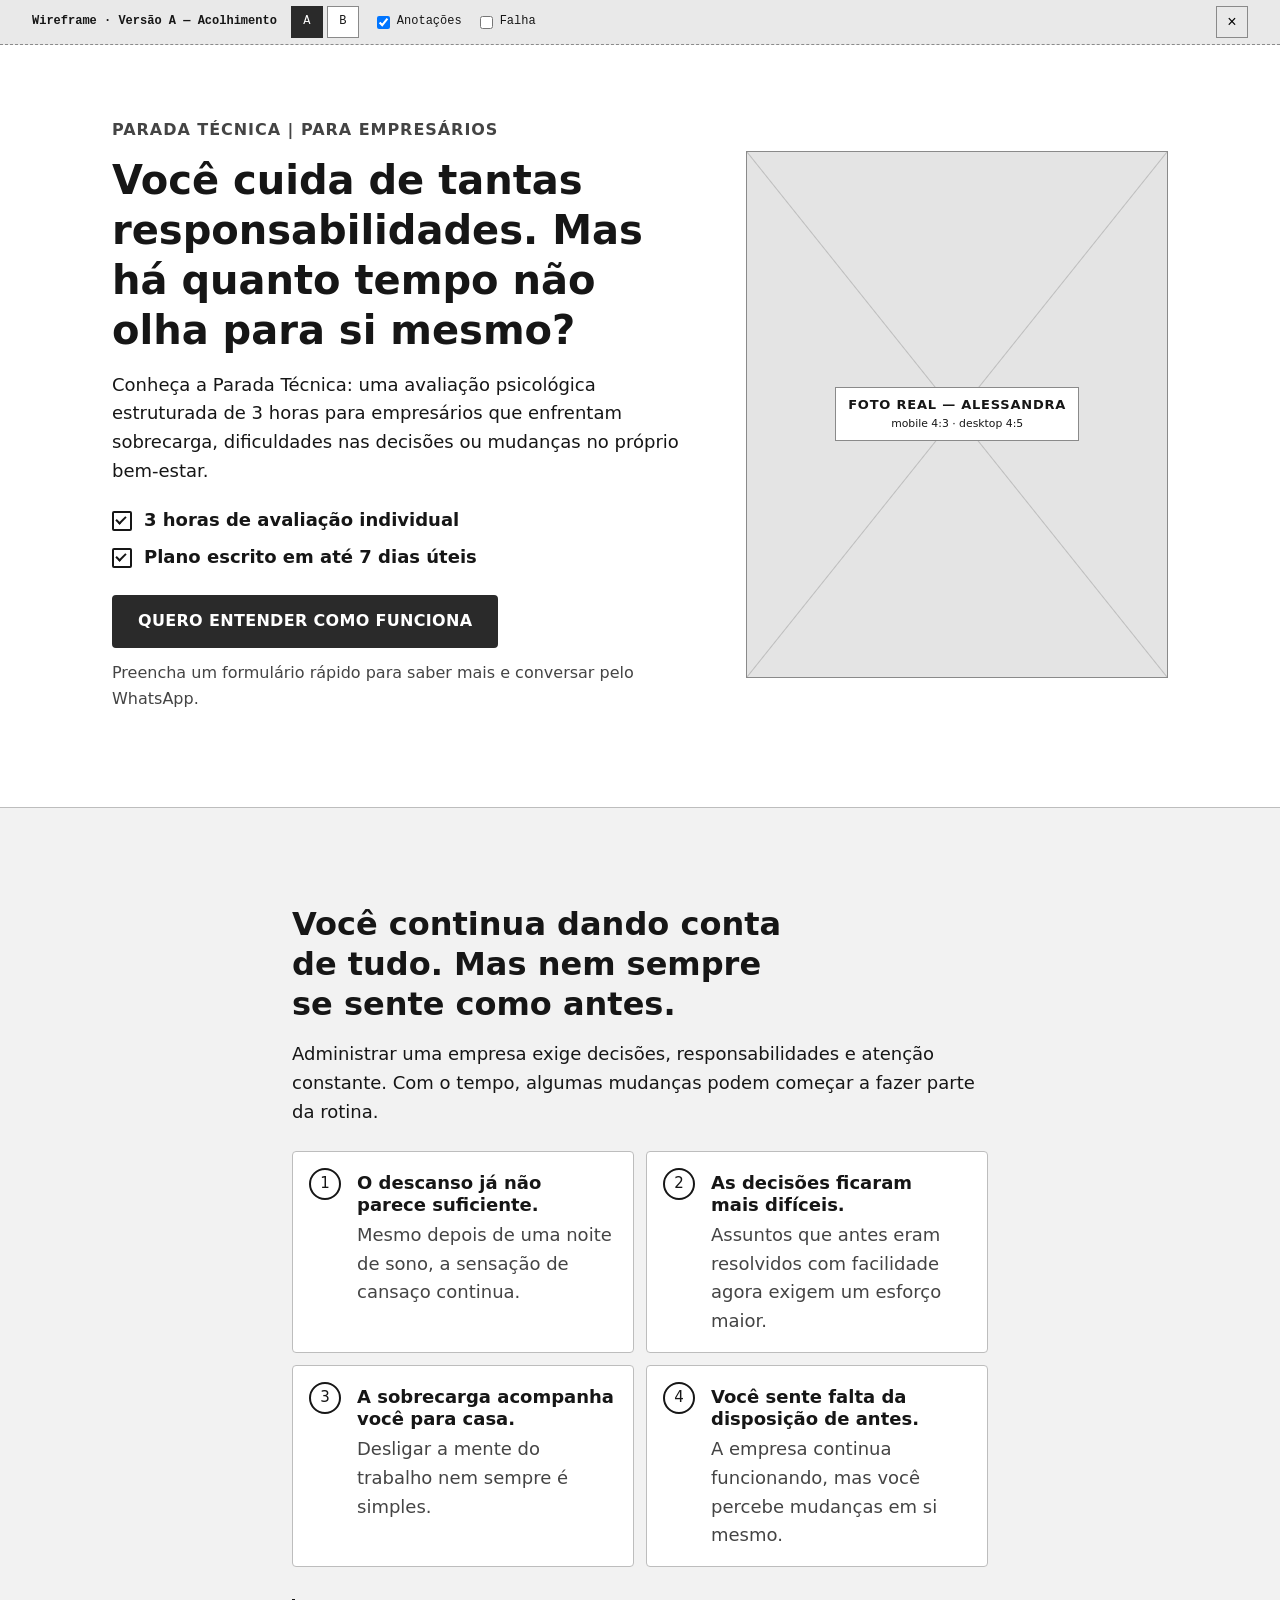
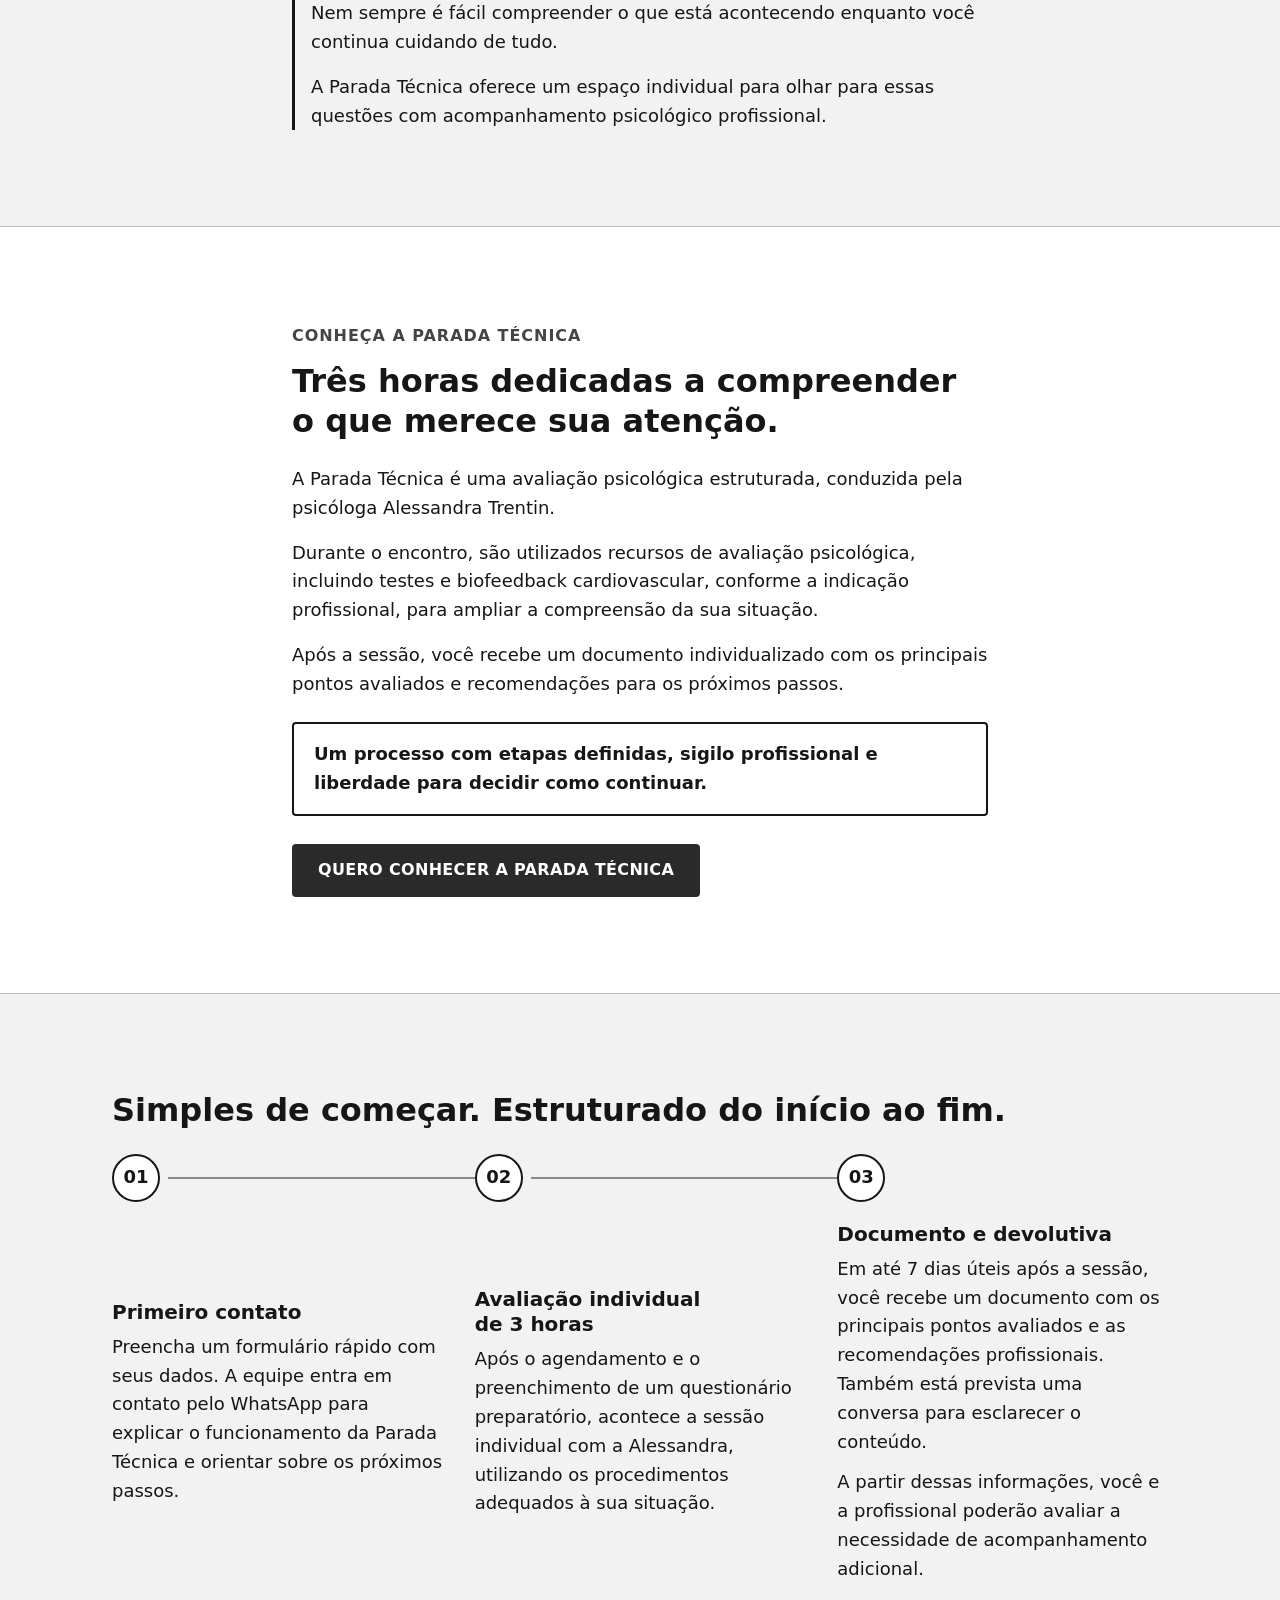
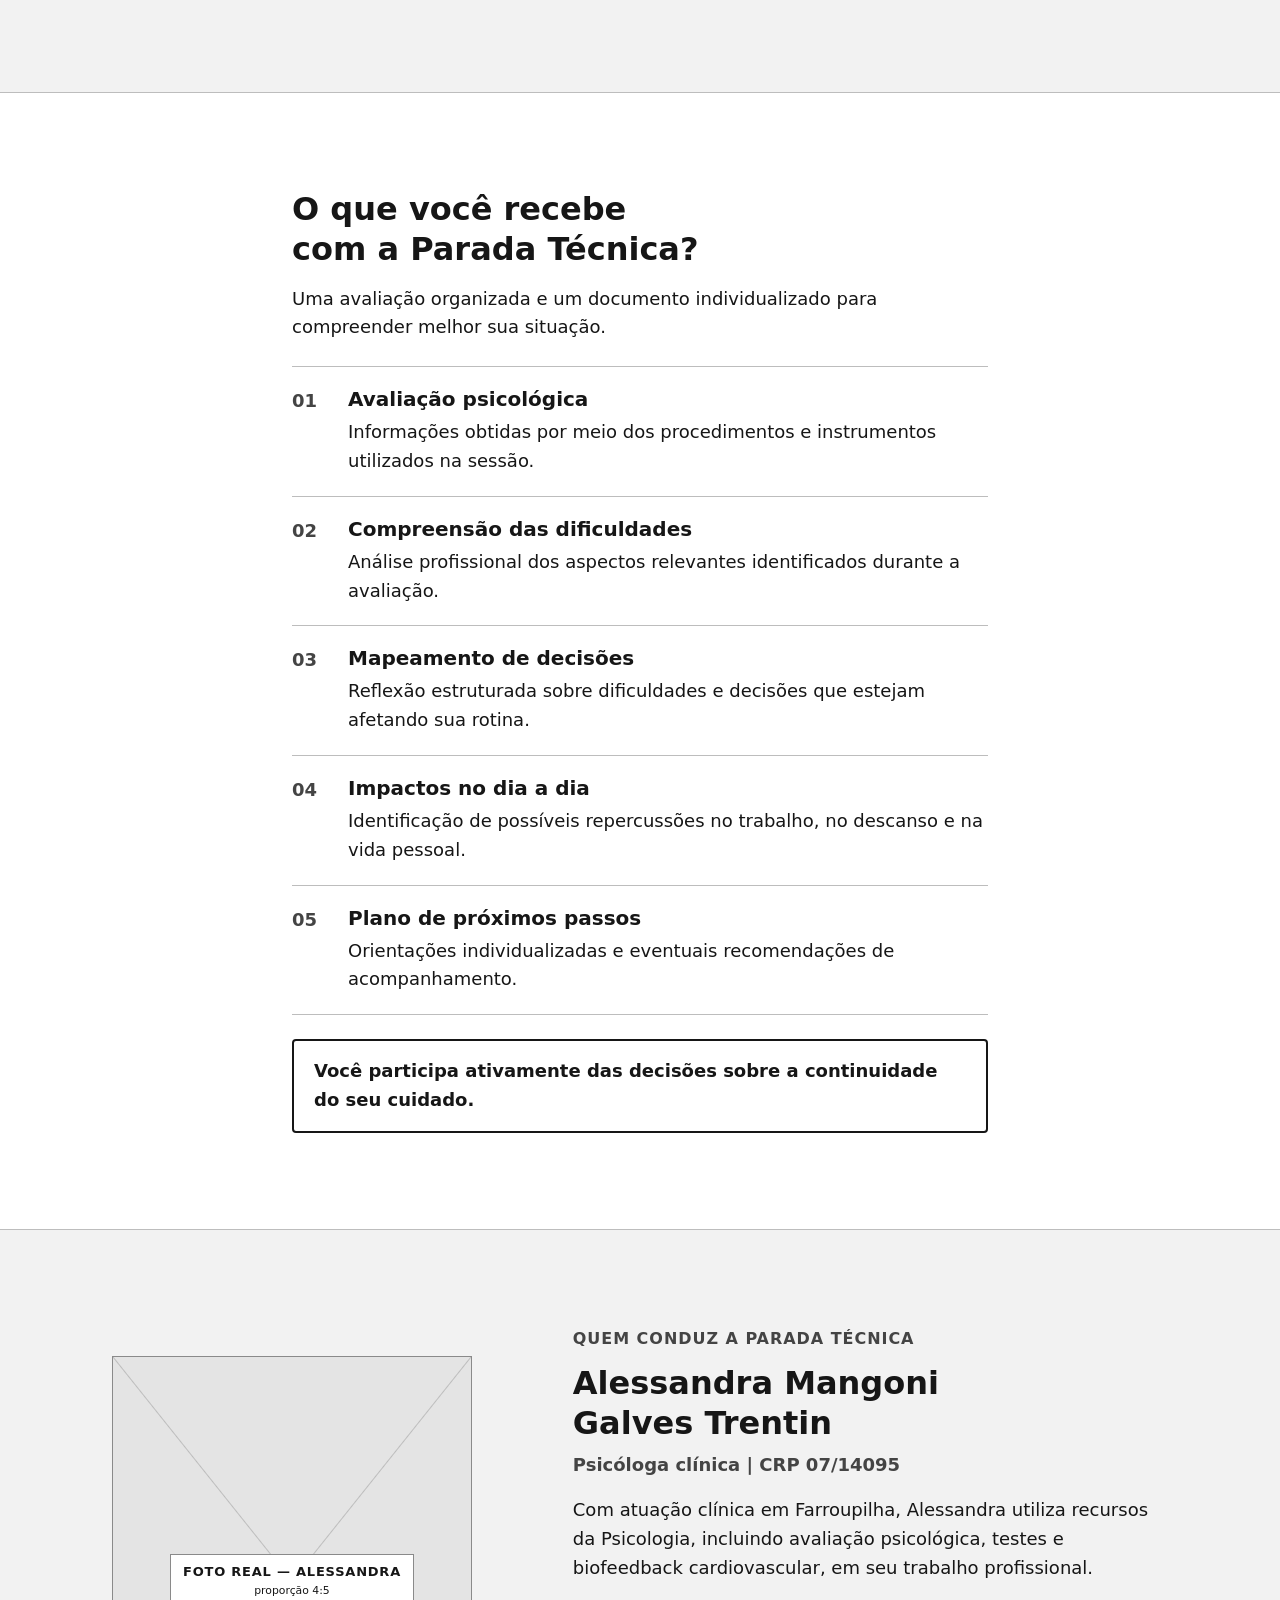
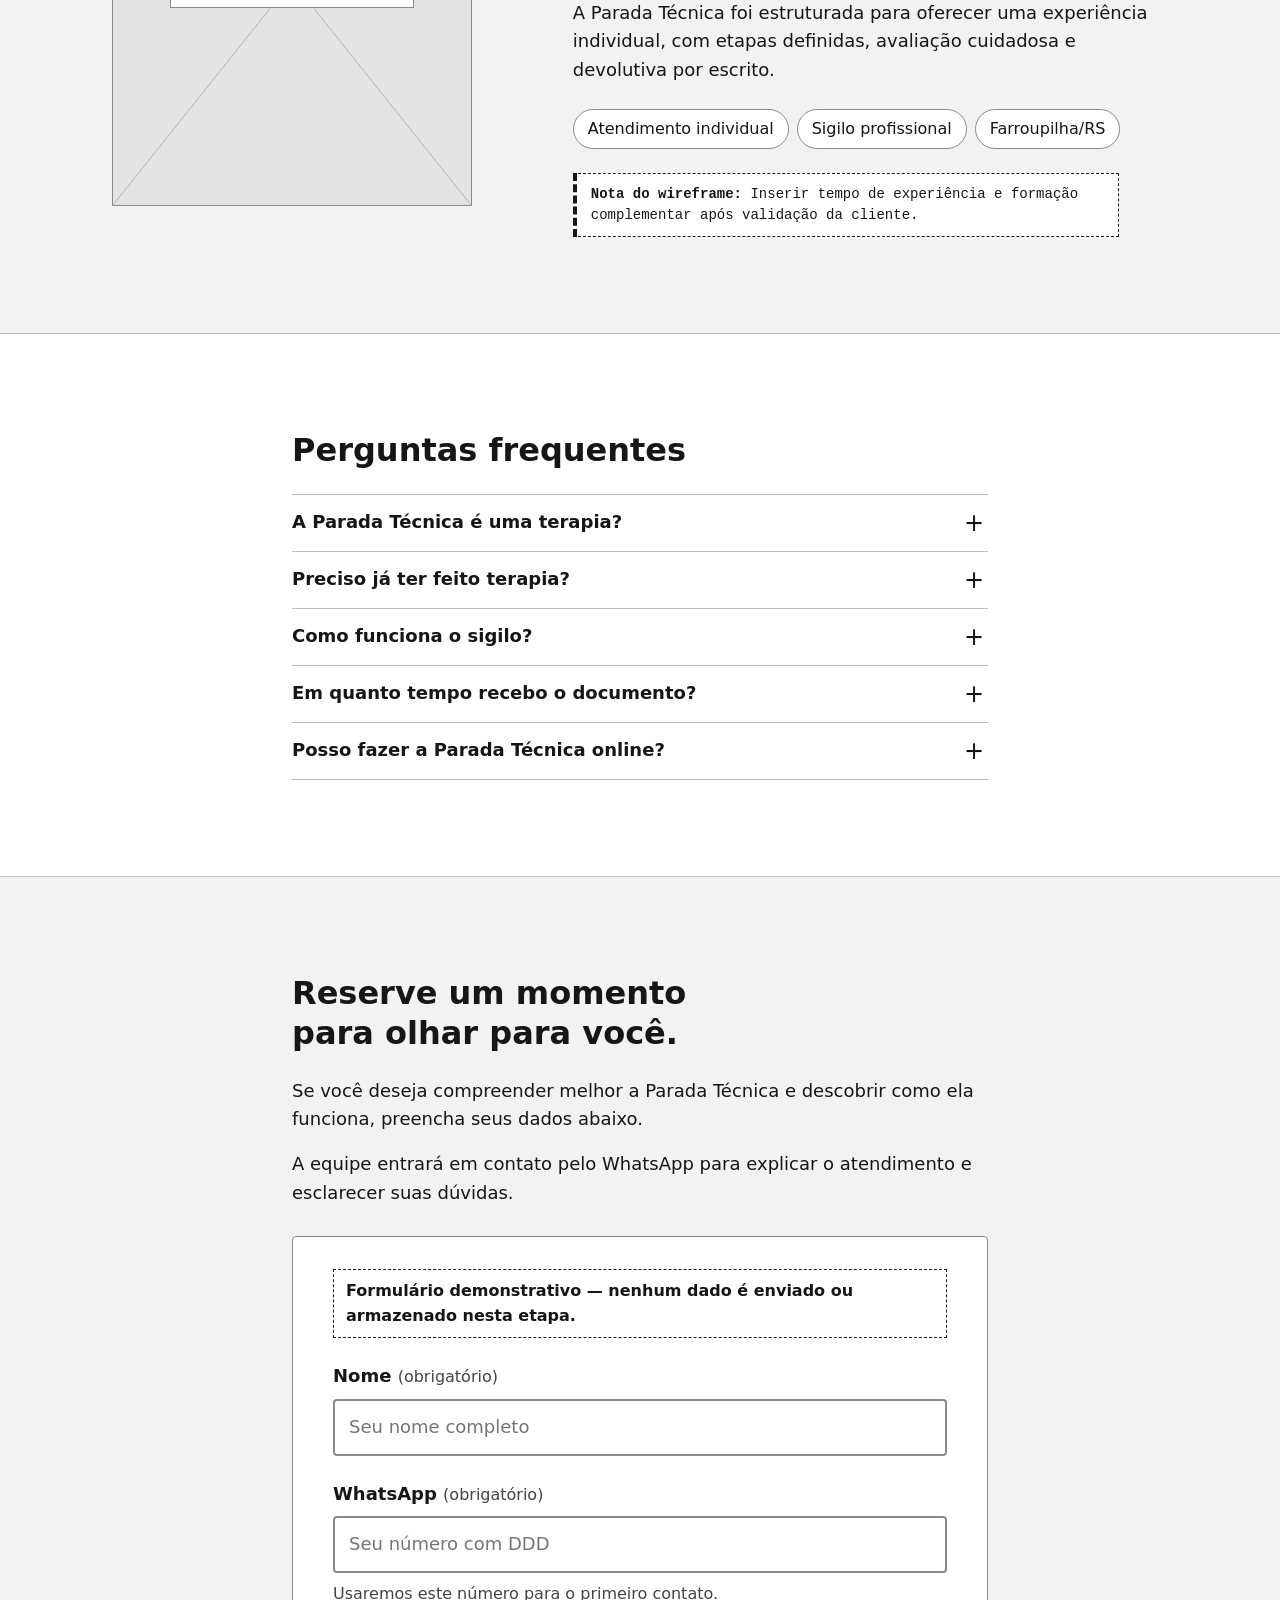
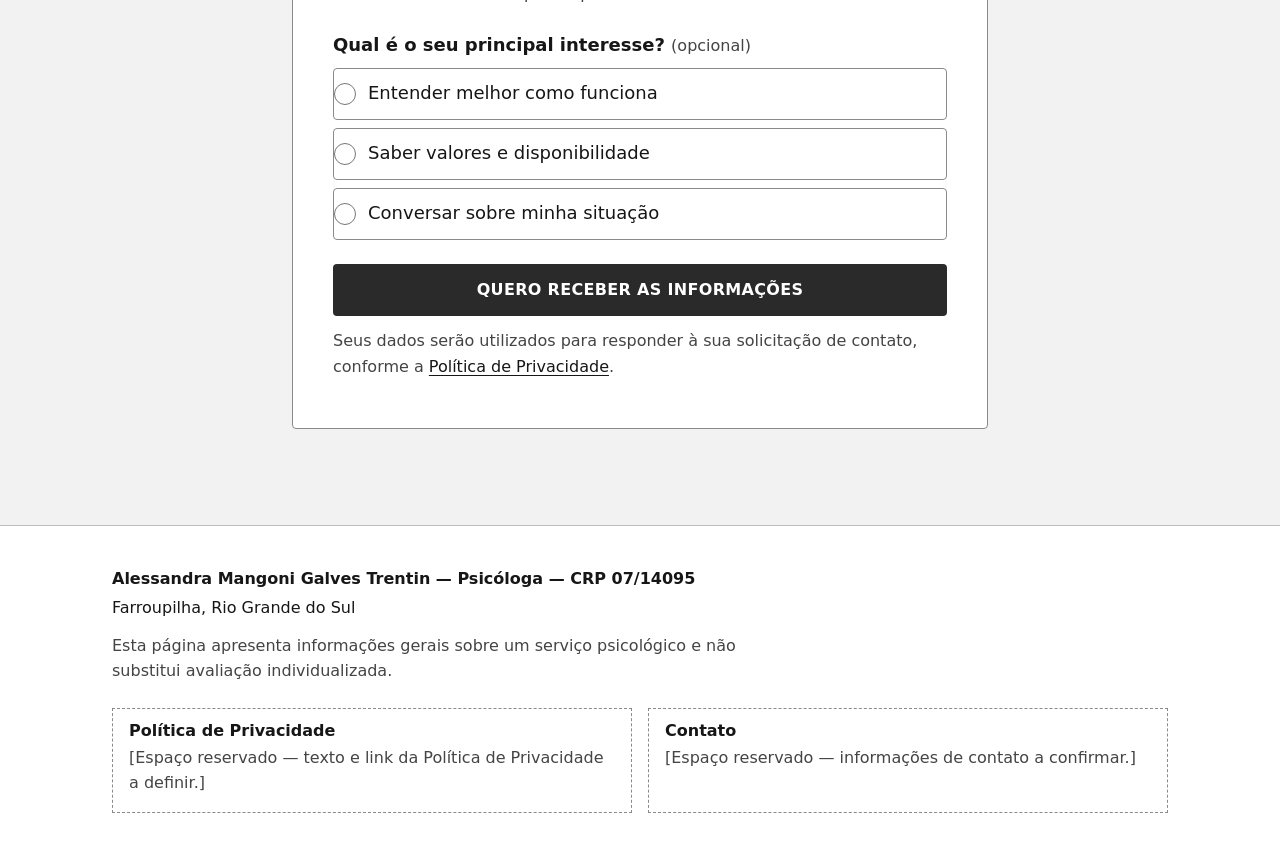
<file: _etapa-02/versao-a/index.html>
<!doctype html>
<html lang="pt-BR">
<head>
<meta charset="utf-8">
<meta name="viewport" content="width=device-width, initial-scale=1, viewport-fit=cover">
<meta name="robots" content="noindex, nofollow">
<title>Parada Técnica — Wireframe A</title>
<link rel="stylesheet" href="../assets/wireframe.css">
</head>
<body data-variant="a">
<a class="skip-link" href="#formulario">Ir para o formulário</a>

<aside class="review-bar" id="review-bar" aria-label="Barra de revisão do wireframe">
  <span class="review-bar__title">Wireframe<span class="review-bar__label"> · Versão A — Acolhimento</span></span>
  <nav class="review-bar__nav" aria-label="Alternar versão">
    <a href="../versao-a/" aria-current="page">A</a>
    <a href="../versao-b/">B</a>
  </nav>
  <label class="review-bar__opt"><input type="checkbox" id="toggle-notes" checked> Anotações</label>
  <label class="review-bar__opt"><input type="checkbox" id="simulate-error"> Falha</label>
  <button type="button" id="hide-review" class="review-bar__close" aria-label="Ocultar barra de revisão">×</button>
</aside>
<main>

<section class="hero" aria-labelledby="hero-title" data-section="01-primeira-dobra">
  <div class="container hero__grid">
    <div class="hero__text">
      <p class="eyebrow">PARADA TÉCNICA | PARA EMPRESÁRIOS</p>
      <h1 id="hero-title" data-variant-slot="headline">Você cuida de tantas responsabilidades. Mas há quanto tempo não olha para si mesmo?</h1>
      <div class="hero__desc" data-variant-slot="description">
        <p>Conheça a Parada Técnica: uma avaliação psicológica estruturada de 3 horas para empresários que enfrentam sobrecarga, dificuldades nas decisões ou mudanças no próprio bem-estar.</p>
      </div>
      <ul class="checks" aria-label="Destaques">
        <li>3 horas de avaliação individual</li>
<li>Plano escrito em até 7 dias úteis</li>
      </ul>
      <div class="cta-block" id="hero-cta">
        <a class="btn" href="#formulario" data-cta="hero">QUERO ENTENDER COMO FUNCIONA</a>
        <p class="microcopy">Preencha um formulário rápido para saber mais e conversar pelo WhatsApp.</p>
      </div>
    </div>
    <div class="hero__media">
      <div class="img-ph img-ph--hero" role="img" aria-label="Espaço reservado para fotografia real da psicóloga Alessandra Trentin">
    <span class="img-ph__label">FOTO REAL — ALESSANDRA<br><small>mobile 4:3 · desktop 4:5</small></span>
  </div>
    </div>
  </div>
</section>

<section class="section section--alt" aria-labelledby="identificacao-title" data-section="02-identificacao">
  <div class="container container--narrow">
    
  <header class="section__header">
    
    <h2 id="identificacao-title">Você continua dando conta de tudo. Mas nem sempre se sente como antes.</h2>
  </header>
    <p class="section__intro">Administrar uma empresa exige decisões, responsabilidades e atenção constante. Com o tempo, algumas mudanças podem começar a fazer parte da rotina.</p>
    <ul class="signs">
      <li><span class="signs__n" aria-hidden="true">1</span><div><h3>O descanso já não parece suficiente.</h3><p>Mesmo depois de uma noite de sono, a sensação de cansaço continua.</p></div></li>
<li><span class="signs__n" aria-hidden="true">2</span><div><h3>As decisões ficaram mais difíceis.</h3><p>Assuntos que antes eram resolvidos com facilidade agora exigem um esforço maior.</p></div></li>
<li><span class="signs__n" aria-hidden="true">3</span><div><h3>A sobrecarga acompanha você para casa.</h3><p>Desligar a mente do trabalho nem sempre é simples.</p></div></li>
<li><span class="signs__n" aria-hidden="true">4</span><div><h3>Você sente falta da disposição de antes.</h3><p>A empresa continua funcionando, mas você percebe mudanças em si mesmo.</p></div></li>
    </ul>
    <div class="closing">
      <p>Nem sempre é fácil compreender o que está acontecendo enquanto você continua cuidando de tudo.</p>
<p>A Parada Técnica oferece um espaço individual para olhar para essas questões com acompanhamento psicológico profissional.</p>
    </div>
  </div>
</section>

<section class="section" aria-labelledby="solucao-title" data-section="03-solucao">
  <div class="container container--narrow">
    
  <header class="section__header">
    <p class="eyebrow">CONHEÇA A PARADA TÉCNICA</p>
    <h2 id="solucao-title">Três horas dedicadas a compreender o que merece sua atenção.</h2>
  </header>
    <p>A Parada Técnica é uma avaliação psicológica estruturada, conduzida pela psicóloga Alessandra Trentin.</p>
<p>Durante o encontro, são utilizados recursos de avaliação psicológica, incluindo testes e biofeedback cardiovascular, conforme a indicação profissional, para ampliar a compreensão da sua situação.</p>
<p>Após a sessão, você recebe um documento individualizado com os principais pontos avaliados e recomendações para os próximos passos.</p>
    <p class="highlight">Um processo com etapas definidas, sigilo profissional e liberdade para decidir como continuar.</p>
    <div class="cta-block">
      <a class="btn" href="#formulario" data-cta="solucao">QUERO CONHECER A PARADA TÉCNICA</a>
    </div>
  </div>
</section>

<section class="section section--alt" aria-labelledby="como-funciona-title" data-section="04-como-funciona">
  <div class="container">
    
  <header class="section__header">
    
    <h2 id="como-funciona-title">Simples de começar. Estruturado do início ao fim.</h2>
  </header>
    <ol class="steps">
      <li class="steps__item">
        <span class="steps__n" aria-hidden="true">01</span>
        <div>
          <h3><span class="visually-hidden">Etapa 01: </span>Primeiro contato</h3>
          <p>Preencha um formulário rápido com seus dados. A equipe entra em contato pelo WhatsApp para explicar o funcionamento da Parada Técnica e orientar sobre os próximos passos.</p>
        </div>
      </li>
<li class="steps__item">
        <span class="steps__n" aria-hidden="true">02</span>
        <div>
          <h3><span class="visually-hidden">Etapa 02: </span>Avaliação individual de 3 horas</h3>
          <p>Após o agendamento e o preenchimento de um questionário preparatório, acontece a sessão individual com a Alessandra, utilizando os procedimentos adequados à sua situação.</p>
        </div>
      </li>
<li class="steps__item">
        <span class="steps__n" aria-hidden="true">03</span>
        <div>
          <h3><span class="visually-hidden">Etapa 03: </span>Documento e devolutiva</h3>
          <p>Em até 7 dias úteis após a sessão, você recebe um documento com os principais pontos avaliados e as recomendações profissionais. Também está prevista uma conversa para esclarecer o conteúdo.</p>
<p>A partir dessas informações, você e a profissional poderão avaliar a necessidade de acompanhamento adicional.</p>
        </div>
      </li>
    </ol>
  </div>
</section>

<section class="section" aria-labelledby="entregaveis-title" data-section="05-entregaveis">
  <div class="container container--narrow">
    
  <header class="section__header">
    
    <h2 id="entregaveis-title">O que você recebe com a Parada Técnica?</h2>
  </header>
    <p class="section__intro">Uma avaliação organizada e um documento individualizado para compreender melhor sua situação.</p>
    <ol class="deliverables">
      <li>
        <h3>Avaliação psicológica</h3>
        <p>Informações obtidas por meio dos procedimentos e instrumentos utilizados na sessão.</p>
      </li>
<li>
        <h3>Compreensão das dificuldades</h3>
        <p>Análise profissional dos aspectos relevantes identificados durante a avaliação.</p>
      </li>
<li>
        <h3>Mapeamento de decisões</h3>
        <p>Reflexão estruturada sobre dificuldades e decisões que estejam afetando sua rotina.</p>
      </li>
<li>
        <h3>Impactos no dia a dia</h3>
        <p>Identificação de possíveis repercussões no trabalho, no descanso e na vida pessoal.</p>
      </li>
<li>
        <h3>Plano de próximos passos</h3>
        <p>Orientações individualizadas e eventuais recomendações de acompanhamento.</p>
      </li>
    </ol>
    <p class="highlight">Você participa ativamente das decisões sobre a continuidade do seu cuidado.</p>
  </div>
</section>

<section class="section section--alt" aria-labelledby="sobre-title" data-section="06-sobre">
  <div class="container about__grid">
    <div class="about__media">
      <div class="img-ph img-ph--portrait" role="img" aria-label="Espaço reservado para fotografia profissional real de Alessandra Trentin">
    <span class="img-ph__label">FOTO REAL — ALESSANDRA<br><small>proporção 4:5</small></span>
  </div>
    </div>
    <div class="about__text">
      <p class="eyebrow">QUEM CONDUZ A PARADA TÉCNICA</p>
      <h2 id="sobre-title">Alessandra Mangoni Galves Trentin</h2>
      <p class="about__subtitle">Psicóloga clínica | CRP 07/14095</p>
      <p>Com atuação clínica em Farroupilha, Alessandra utiliza recursos da Psicologia, incluindo avaliação psicológica, testes e biofeedback cardiovascular, em seu trabalho profissional.</p>
<p>A Parada Técnica foi estruturada para oferecer uma experiência individual, com etapas definidas, avaliação cuidadosa e devolutiva por escrito.</p>
      <ul class="trust" aria-label="Elementos de confiança">
        <li>Atendimento individual</li>
<li>Sigilo profissional</li>
<li>Farroupilha/RS</li>
      </ul>
      <p class="wf-note" role="note"><strong>Nota do wireframe:</strong> Inserir tempo de experiência e formação complementar após validação da cliente.</p>
    </div>
  </div>
</section>

<section class="section" aria-labelledby="faq-title" data-section="07-faq">
  <div class="container container--narrow">
    
  <header class="section__header">
    
    <h2 id="faq-title">Perguntas frequentes</h2>
  </header>
    <div class="faq">
      <details class="faq__item">
        <summary><h3>A Parada Técnica é uma terapia?</h3></summary>
        <div class="faq__answer">
          <p>É uma avaliação psicológica estruturada, com duração prevista de 3 horas e devolutiva escrita. Caso seja indicado acompanhamento psicológico posterior, as possibilidades serão explicadas individualmente.</p>
        </div>
      </details>
<details class="faq__item">
        <summary><h3>Preciso já ter feito terapia?</h3></summary>
        <div class="faq__answer">
          <p>Não. Você pode entrar em contato mesmo que nunca tenha realizado acompanhamento psicológico.</p>
        </div>
      </details>
<details class="faq__item">
        <summary><h3>Como funciona o sigilo?</h3></summary>
        <div class="faq__answer">
          <p>As informações compartilhadas durante o atendimento são tratadas conforme o sigilo profissional e as regras aplicáveis à proteção dos dados pessoais.</p>
        </div>
      </details>
<details class="faq__item">
        <summary><h3>Em quanto tempo recebo o documento?</h3></summary>
        <div class="faq__answer">
          <p>O prazo previsto é de até 7 dias úteis após a sessão.</p>
        </div>
      </details>
<details class="faq__item">
        <summary><h3>Posso fazer a Parada Técnica online?</h3></summary>
        <div class="faq__answer">
          <p class="tag">Provisória — pendente de confirmação</p><p class="wf-note" role="note"><strong>Nota do wireframe:</strong> [Confirmar com Alessandra quais procedimentos podem ser realizados online e em quais condições.]</p>
        </div>
      </details>
    </div>
  </div>
</section>

<section class="section section--form" id="formulario" aria-labelledby="form-title" data-section="08-formulario">
  <div class="container container--narrow">
    <header class="section__header">
      <h2 id="form-title" tabindex="-1">Reserve um momento para olhar para você.</h2>
    </header>
    <p>Se você deseja compreender melhor a Parada Técnica e descobrir como ela funciona, preencha seus dados abaixo.</p>
<p>A equipe entrará em contato pelo WhatsApp para explicar o atendimento e esclarecer suas dúvidas.</p>

    <div class="form-card">
      <p class="demo-banner" role="note">Formulário demonstrativo — nenhum dado é enviado ou armazenado nesta etapa.</p>

      <form id="lead-form" novalidate>
        <div class="form-error-summary" id="form-error-summary" role="alert" tabindex="-1" hidden></div>

        <div class="field" data-field="nome">
          <label for="nome">Nome <span class="req">(obrigatório)</span></label>
          <input id="nome" name="nome" type="text" autocomplete="name" autocapitalize="words" placeholder="Seu nome completo" required aria-describedby="nome-erro">
          <p class="field__error" id="nome-erro" hidden></p>
        </div>

        <div class="field" data-field="whatsapp">
          <label for="whatsapp">WhatsApp <span class="req">(obrigatório)</span></label>
          <input id="whatsapp" name="whatsapp" type="tel" inputmode="numeric" autocomplete="tel-national" placeholder="Seu número com DDD" maxlength="15" required aria-describedby="whatsapp-dica whatsapp-erro">
          <p class="field__hint" id="whatsapp-dica">Usaremos este número para o primeiro contato.</p>
          <p class="field__error" id="whatsapp-erro" hidden></p>
        </div>

        <fieldset class="field">
          <legend>Qual é o seu principal interesse? <span class="opt">(opcional)</span></legend>
          <div class="radios">
            <label class="radio">
              <input type="radio" name="interesse" value="Entender melhor como funciona" id="interesse-1">
              <span>Entender melhor como funciona</span>
            </label>
<label class="radio">
              <input type="radio" name="interesse" value="Saber valores e disponibilidade" id="interesse-2">
              <span>Saber valores e disponibilidade</span>
            </label>
<label class="radio">
              <input type="radio" name="interesse" value="Conversar sobre minha situação" id="interesse-3">
              <span>Conversar sobre minha situação</span>
            </label>
          </div>
        </fieldset>

        <button type="submit" class="btn btn--block" id="submit-btn">
          <span class="btn__label">QUERO RECEBER AS INFORMAÇÕES</span>
          <span class="btn__loading" aria-hidden="true">Enviando…</span>
        </button>
        <p class="microcopy">Seus dados serão utilizados para responder à sua solicitação de contato, conforme a <a href="#politica-privacidade">Política de Privacidade</a>.</p>
        <p class="sr-status visually-hidden" id="form-status" aria-live="polite"></p>
      </form>

      <div class="form-success" id="form-success" hidden>
        <h3 id="success-title" tabindex="-1">Solicitação recebida.</h3>
        <p>A equipe entrará em contato pelo WhatsApp <strong id="success-phone"></strong> para explicar o atendimento e esclarecer suas dúvidas.</p>
        <ol class="next-steps" aria-label="Próximo passo">
          <li>Fique atento à mensagem da equipe no WhatsApp informado.</li>
          <li>Responda quando puder: a conversa serve para explicar o funcionamento e orientar os próximos passos.</li>
        </ol>
        <p class="wf-note" role="note"><strong>Nota do wireframe:</strong> Prazo e horário do primeiro contato, nome/número de origem da mensagem e texto final desta confirmação estão pendentes de definição.</p>
        <button type="button" class="btn-link" id="edit-phone">O número está errado? Corrigir dados</button>
      </div>
    </div>
  </div>
</section>
</main>

<footer class="footer" data-section="rodape">
  <div class="container">
    <p><strong>Alessandra Mangoni Galves Trentin — Psicóloga — CRP 07/14095</strong></p>
    <p>Farroupilha, Rio Grande do Sul</p>
    <p class="footer__disclaimer">Esta página apresenta informações gerais sobre um serviço psicológico e não substitui avaliação individualizada.</p>
    <div class="footer__placeholders">
      <div class="footer__ph" id="politica-privacidade" tabindex="-1">
        <h2 class="footer__h">Política de Privacidade</h2>
        <p>[Espaço reservado — texto e link da Política de Privacidade a definir.]</p>
      </div>
      <div class="footer__ph">
        <h2 class="footer__h">Contato</h2>
        <p>[Espaço reservado — informações de contato a confirmar.]</p>
      </div>
    </div>
  </div>
</footer>

<div class="sticky-cta" id="sticky-cta" aria-hidden="true">
  <a class="btn btn--block" href="#formulario" data-cta="sticky-mobile" tabindex="-1">QUERO ENTENDER COMO FUNCIONA</a>
</div>
<script src="../assets/wireframe.js" defer></script>
</body>
</html>
</file>
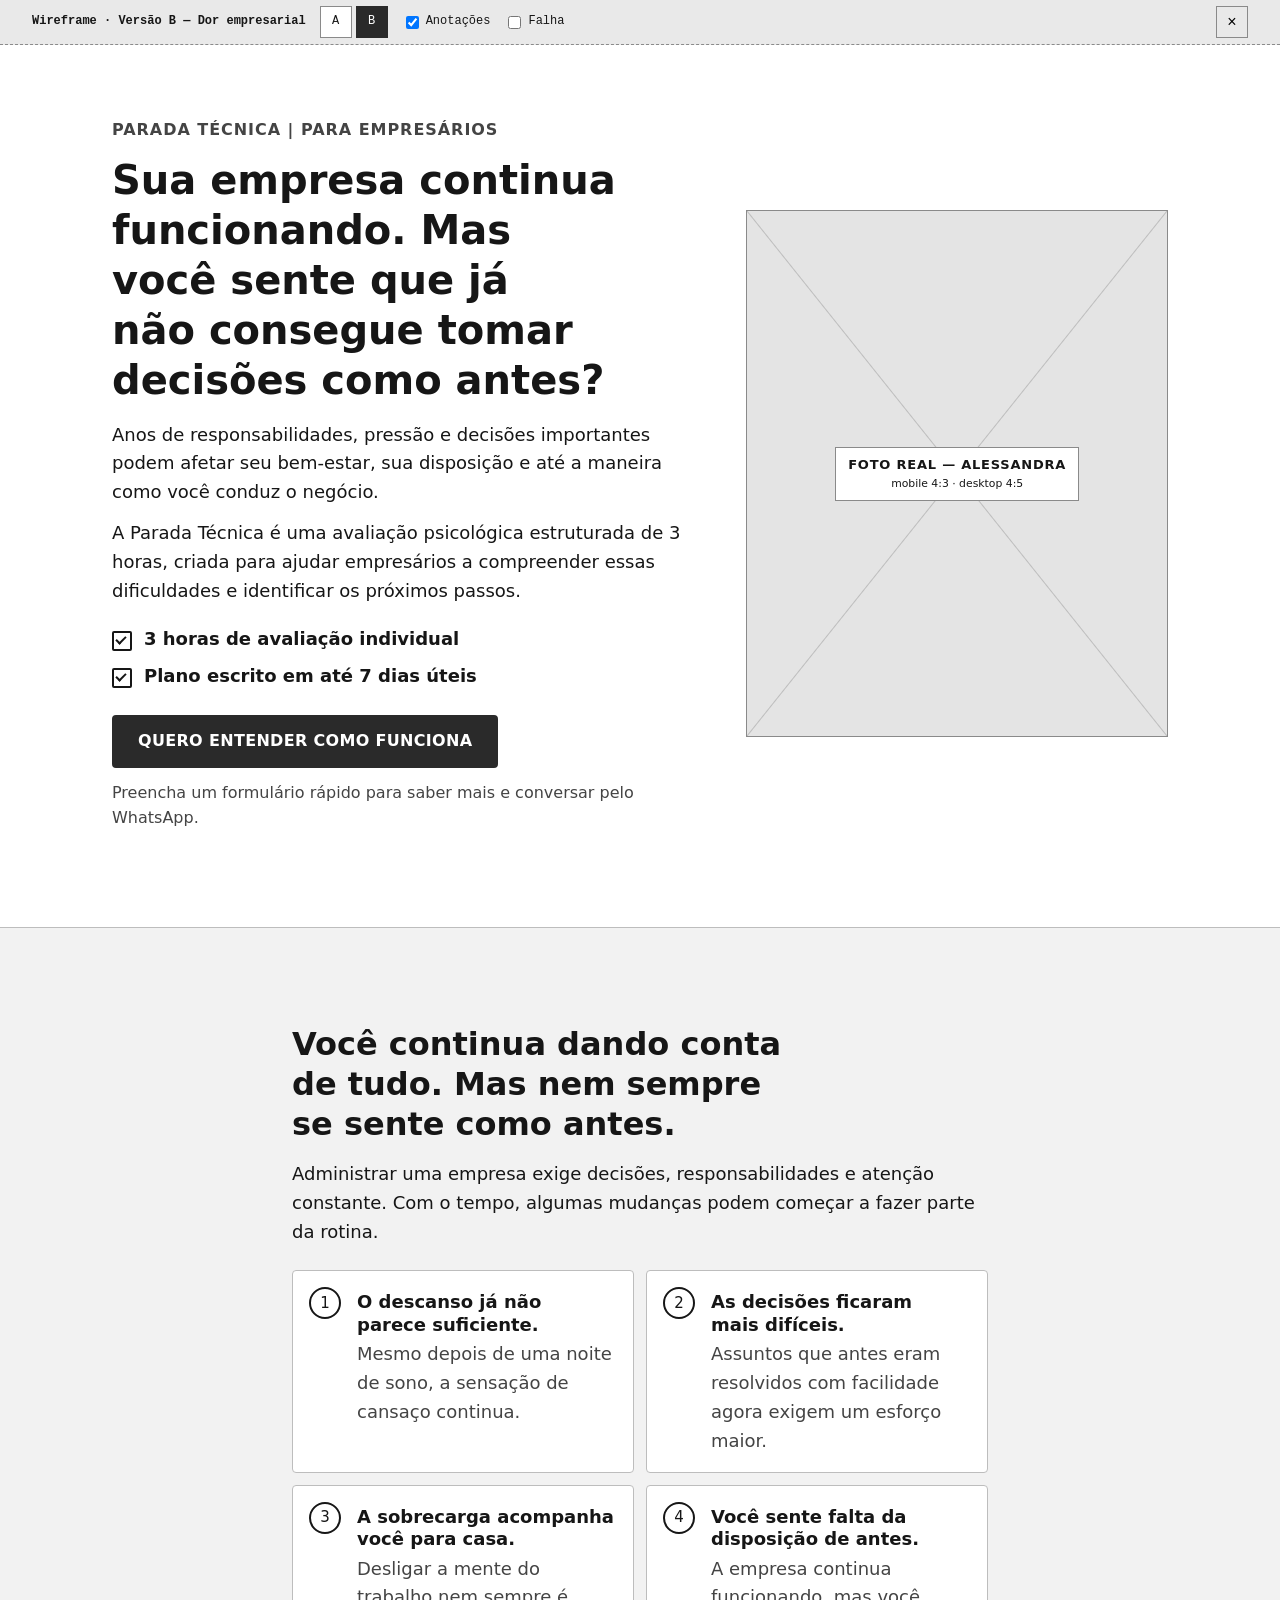
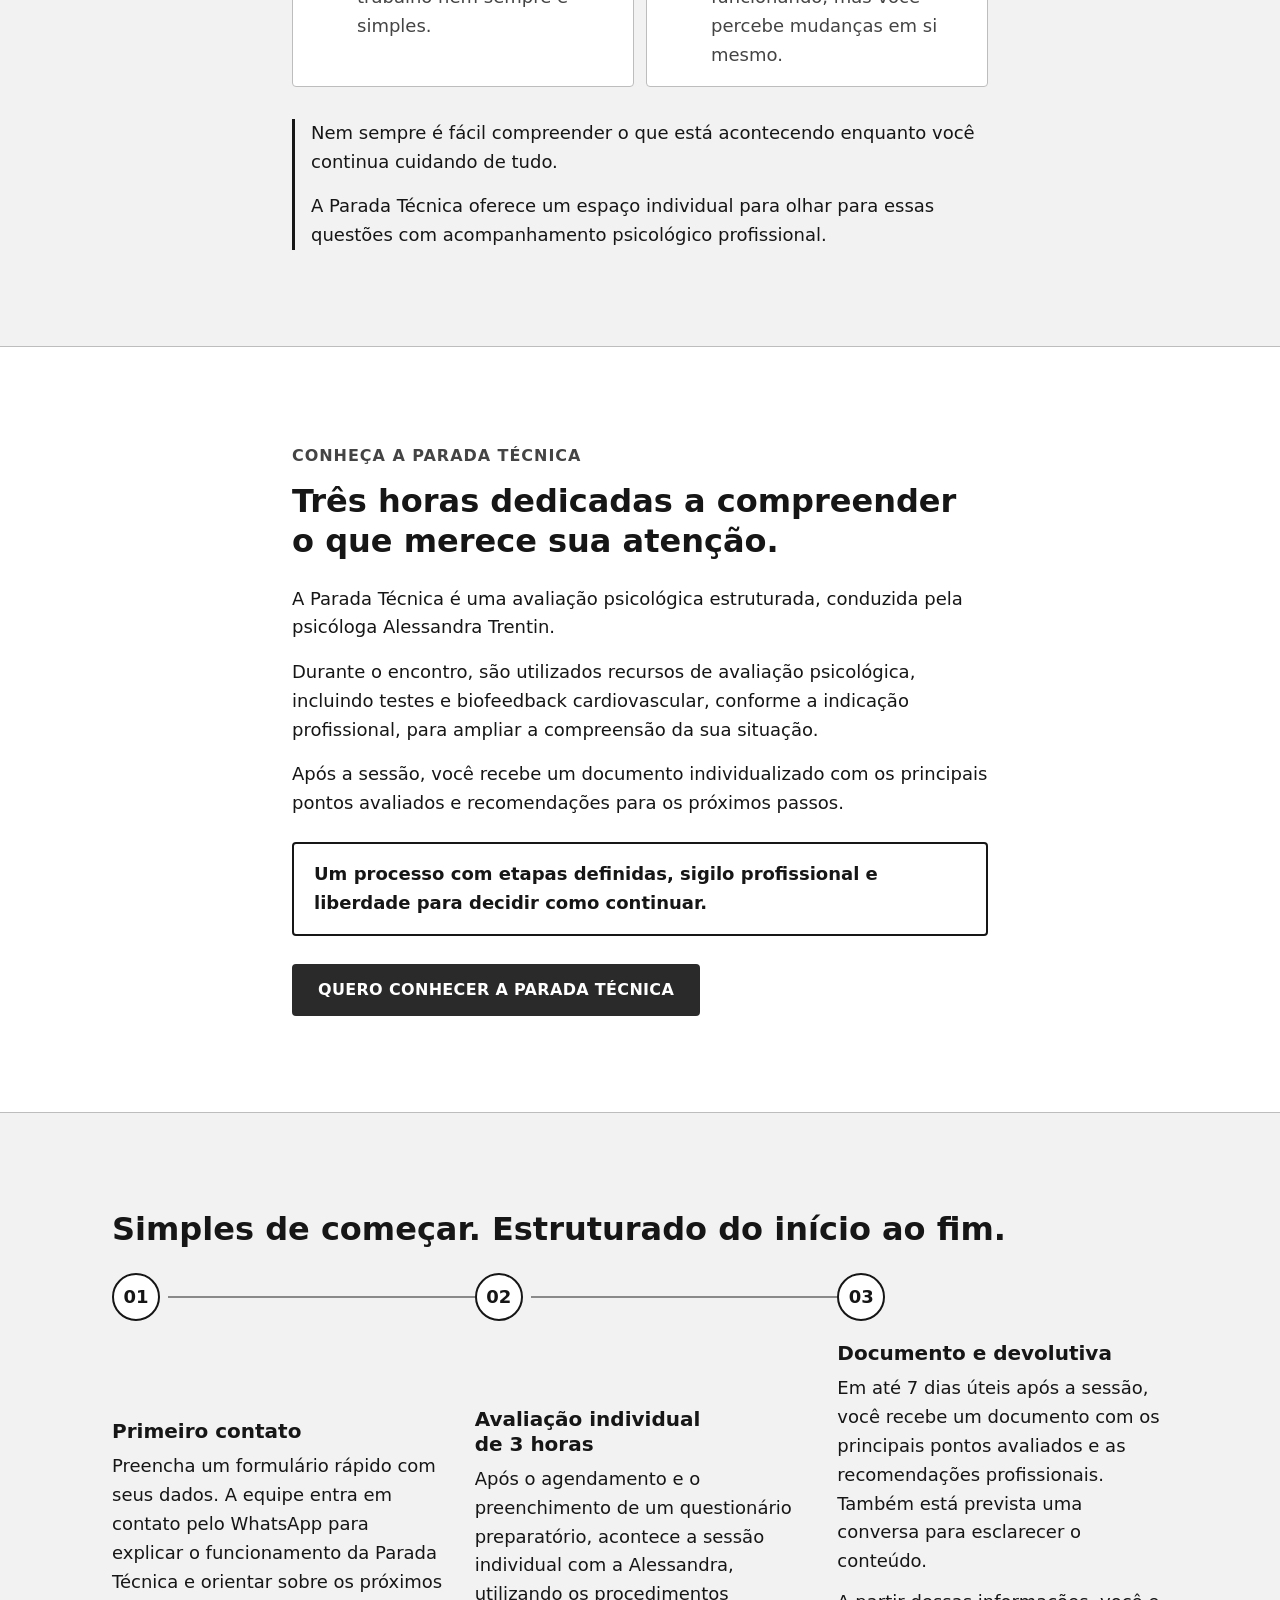
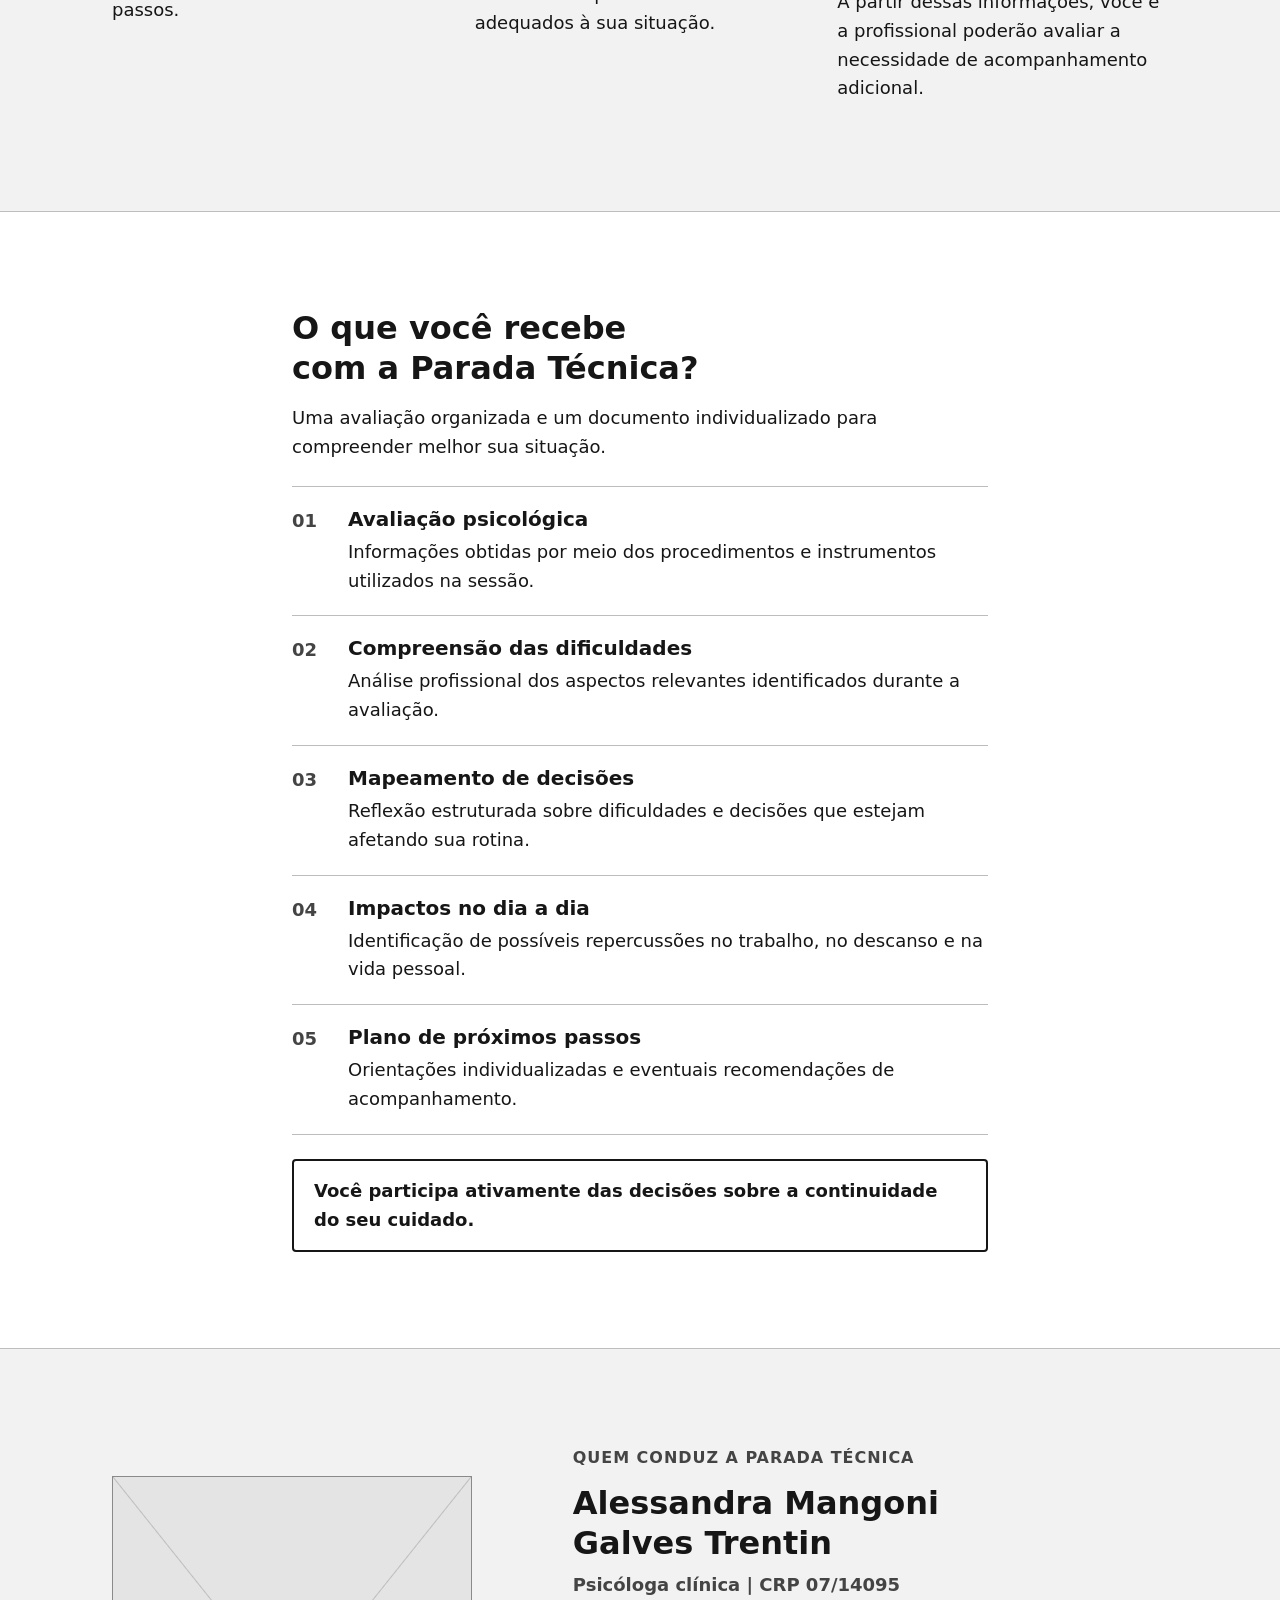
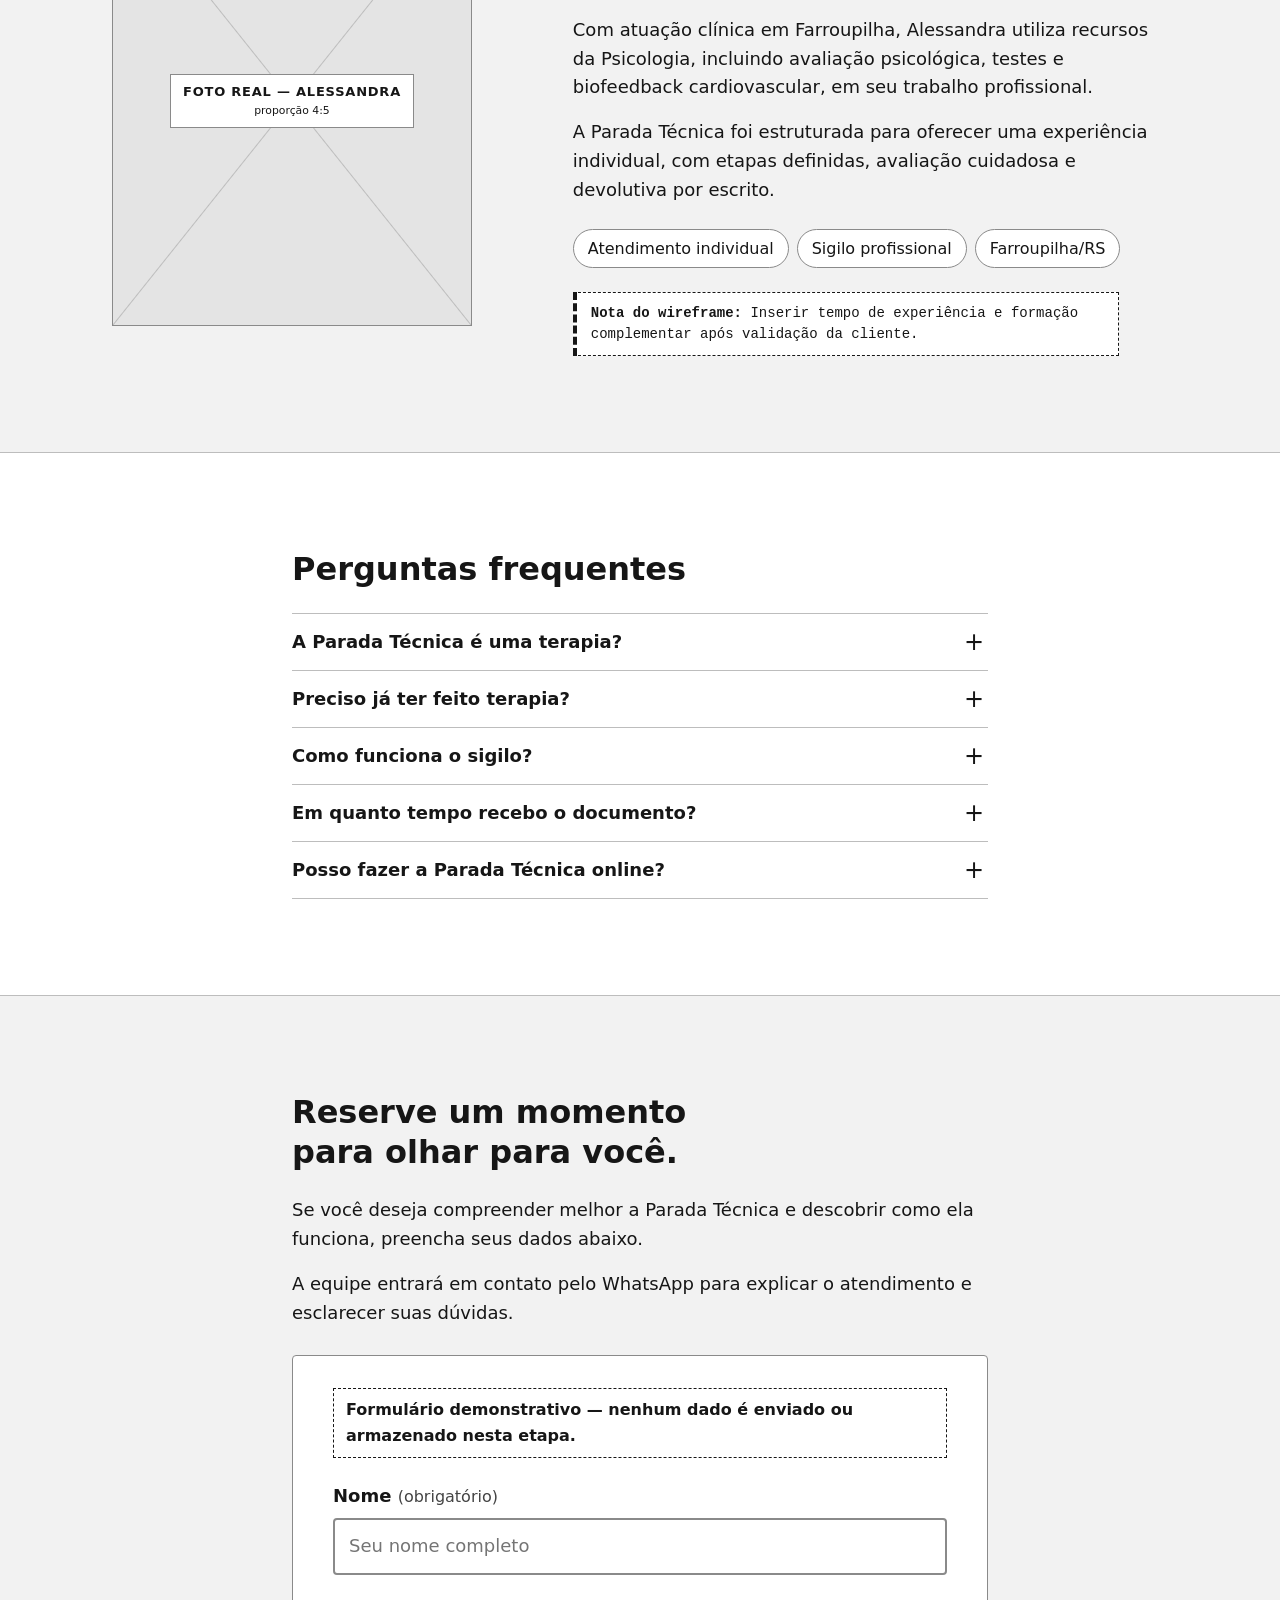
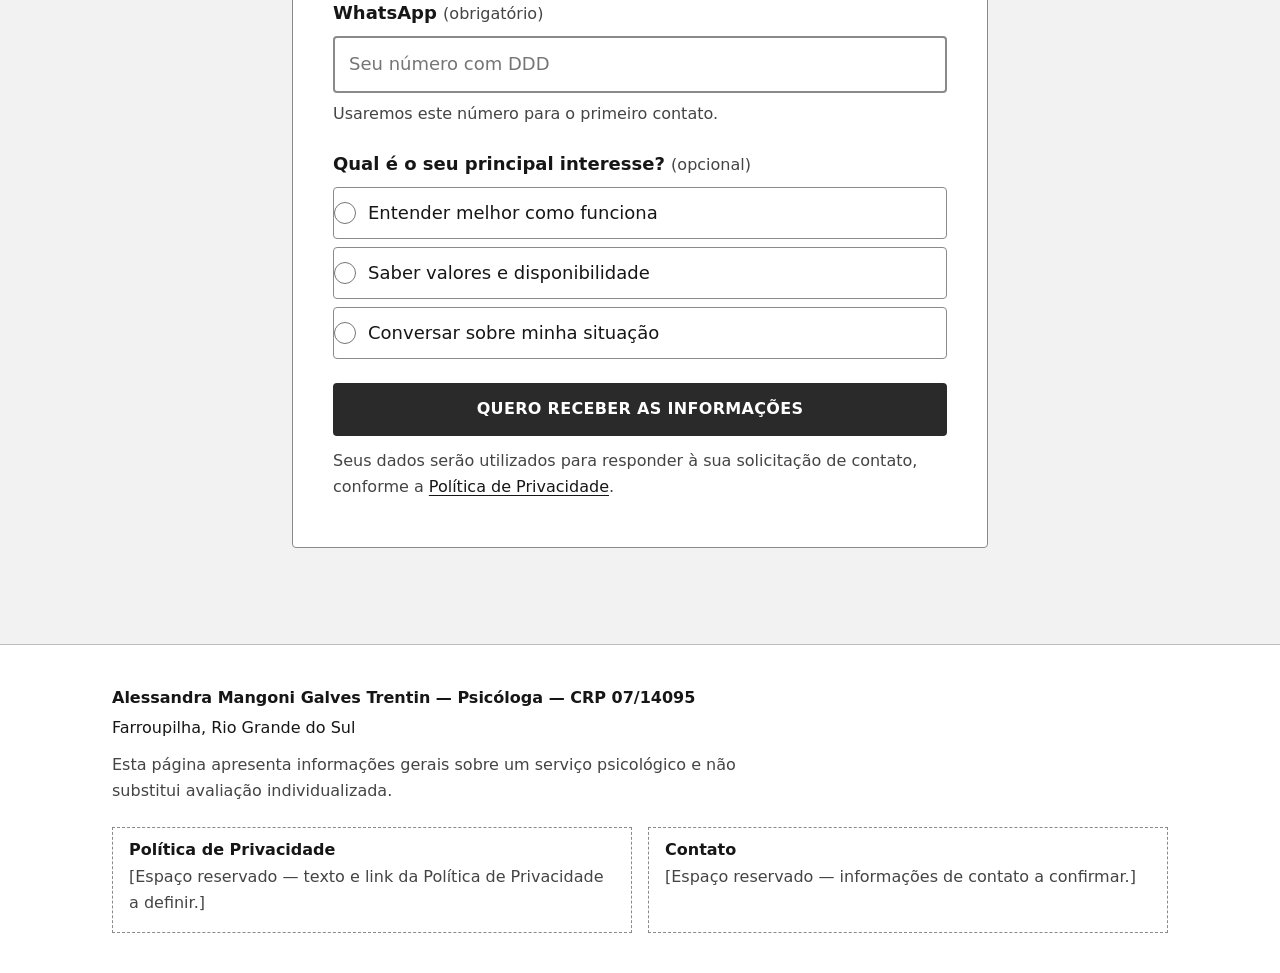
<file: _etapa-02/versao-b/index.html>
<!doctype html>
<html lang="pt-BR">
<head>
<meta charset="utf-8">
<meta name="viewport" content="width=device-width, initial-scale=1, viewport-fit=cover">
<meta name="robots" content="noindex, nofollow">
<title>Parada Técnica — Wireframe B</title>
<link rel="stylesheet" href="../assets/wireframe.css">
</head>
<body data-variant="b">
<a class="skip-link" href="#formulario">Ir para o formulário</a>

<aside class="review-bar" id="review-bar" aria-label="Barra de revisão do wireframe">
  <span class="review-bar__title">Wireframe<span class="review-bar__label"> · Versão B — Dor empresarial</span></span>
  <nav class="review-bar__nav" aria-label="Alternar versão">
    <a href="../versao-a/">A</a>
    <a href="../versao-b/" aria-current="page">B</a>
  </nav>
  <label class="review-bar__opt"><input type="checkbox" id="toggle-notes" checked> Anotações</label>
  <label class="review-bar__opt"><input type="checkbox" id="simulate-error"> Falha</label>
  <button type="button" id="hide-review" class="review-bar__close" aria-label="Ocultar barra de revisão">×</button>
</aside>
<main>

<section class="hero" aria-labelledby="hero-title" data-section="01-primeira-dobra">
  <div class="container hero__grid">
    <div class="hero__text">
      <p class="eyebrow">PARADA TÉCNICA | PARA EMPRESÁRIOS</p>
      <h1 id="hero-title" data-variant-slot="headline">Sua empresa continua funcionando. Mas você sente que já não consegue tomar decisões como antes?</h1>
      <div class="hero__desc" data-variant-slot="description">
        <p>Anos de responsabilidades, pressão e decisões importantes podem afetar seu bem-estar, sua disposição e até a maneira como você conduz o negócio.</p>
<p>A Parada Técnica é uma avaliação psicológica estruturada de 3 horas, criada para ajudar empresários a compreender essas dificuldades e identificar os próximos passos.</p>
      </div>
      <ul class="checks" aria-label="Destaques">
        <li>3 horas de avaliação individual</li>
<li>Plano escrito em até 7 dias úteis</li>
      </ul>
      <div class="cta-block" id="hero-cta">
        <a class="btn" href="#formulario" data-cta="hero">QUERO ENTENDER COMO FUNCIONA</a>
        <p class="microcopy">Preencha um formulário rápido para saber mais e conversar pelo WhatsApp.</p>
      </div>
    </div>
    <div class="hero__media">
      <div class="img-ph img-ph--hero" role="img" aria-label="Espaço reservado para fotografia real da psicóloga Alessandra Trentin">
    <span class="img-ph__label">FOTO REAL — ALESSANDRA<br><small>mobile 4:3 · desktop 4:5</small></span>
  </div>
    </div>
  </div>
</section>

<section class="section section--alt" aria-labelledby="identificacao-title" data-section="02-identificacao">
  <div class="container container--narrow">
    
  <header class="section__header">
    
    <h2 id="identificacao-title">Você continua dando conta de tudo. Mas nem sempre se sente como antes.</h2>
  </header>
    <p class="section__intro">Administrar uma empresa exige decisões, responsabilidades e atenção constante. Com o tempo, algumas mudanças podem começar a fazer parte da rotina.</p>
    <ul class="signs">
      <li><span class="signs__n" aria-hidden="true">1</span><div><h3>O descanso já não parece suficiente.</h3><p>Mesmo depois de uma noite de sono, a sensação de cansaço continua.</p></div></li>
<li><span class="signs__n" aria-hidden="true">2</span><div><h3>As decisões ficaram mais difíceis.</h3><p>Assuntos que antes eram resolvidos com facilidade agora exigem um esforço maior.</p></div></li>
<li><span class="signs__n" aria-hidden="true">3</span><div><h3>A sobrecarga acompanha você para casa.</h3><p>Desligar a mente do trabalho nem sempre é simples.</p></div></li>
<li><span class="signs__n" aria-hidden="true">4</span><div><h3>Você sente falta da disposição de antes.</h3><p>A empresa continua funcionando, mas você percebe mudanças em si mesmo.</p></div></li>
    </ul>
    <div class="closing">
      <p>Nem sempre é fácil compreender o que está acontecendo enquanto você continua cuidando de tudo.</p>
<p>A Parada Técnica oferece um espaço individual para olhar para essas questões com acompanhamento psicológico profissional.</p>
    </div>
  </div>
</section>

<section class="section" aria-labelledby="solucao-title" data-section="03-solucao">
  <div class="container container--narrow">
    
  <header class="section__header">
    <p class="eyebrow">CONHEÇA A PARADA TÉCNICA</p>
    <h2 id="solucao-title">Três horas dedicadas a compreender o que merece sua atenção.</h2>
  </header>
    <p>A Parada Técnica é uma avaliação psicológica estruturada, conduzida pela psicóloga Alessandra Trentin.</p>
<p>Durante o encontro, são utilizados recursos de avaliação psicológica, incluindo testes e biofeedback cardiovascular, conforme a indicação profissional, para ampliar a compreensão da sua situação.</p>
<p>Após a sessão, você recebe um documento individualizado com os principais pontos avaliados e recomendações para os próximos passos.</p>
    <p class="highlight">Um processo com etapas definidas, sigilo profissional e liberdade para decidir como continuar.</p>
    <div class="cta-block">
      <a class="btn" href="#formulario" data-cta="solucao">QUERO CONHECER A PARADA TÉCNICA</a>
    </div>
  </div>
</section>

<section class="section section--alt" aria-labelledby="como-funciona-title" data-section="04-como-funciona">
  <div class="container">
    
  <header class="section__header">
    
    <h2 id="como-funciona-title">Simples de começar. Estruturado do início ao fim.</h2>
  </header>
    <ol class="steps">
      <li class="steps__item">
        <span class="steps__n" aria-hidden="true">01</span>
        <div>
          <h3><span class="visually-hidden">Etapa 01: </span>Primeiro contato</h3>
          <p>Preencha um formulário rápido com seus dados. A equipe entra em contato pelo WhatsApp para explicar o funcionamento da Parada Técnica e orientar sobre os próximos passos.</p>
        </div>
      </li>
<li class="steps__item">
        <span class="steps__n" aria-hidden="true">02</span>
        <div>
          <h3><span class="visually-hidden">Etapa 02: </span>Avaliação individual de 3 horas</h3>
          <p>Após o agendamento e o preenchimento de um questionário preparatório, acontece a sessão individual com a Alessandra, utilizando os procedimentos adequados à sua situação.</p>
        </div>
      </li>
<li class="steps__item">
        <span class="steps__n" aria-hidden="true">03</span>
        <div>
          <h3><span class="visually-hidden">Etapa 03: </span>Documento e devolutiva</h3>
          <p>Em até 7 dias úteis após a sessão, você recebe um documento com os principais pontos avaliados e as recomendações profissionais. Também está prevista uma conversa para esclarecer o conteúdo.</p>
<p>A partir dessas informações, você e a profissional poderão avaliar a necessidade de acompanhamento adicional.</p>
        </div>
      </li>
    </ol>
  </div>
</section>

<section class="section" aria-labelledby="entregaveis-title" data-section="05-entregaveis">
  <div class="container container--narrow">
    
  <header class="section__header">
    
    <h2 id="entregaveis-title">O que você recebe com a Parada Técnica?</h2>
  </header>
    <p class="section__intro">Uma avaliação organizada e um documento individualizado para compreender melhor sua situação.</p>
    <ol class="deliverables">
      <li>
        <h3>Avaliação psicológica</h3>
        <p>Informações obtidas por meio dos procedimentos e instrumentos utilizados na sessão.</p>
      </li>
<li>
        <h3>Compreensão das dificuldades</h3>
        <p>Análise profissional dos aspectos relevantes identificados durante a avaliação.</p>
      </li>
<li>
        <h3>Mapeamento de decisões</h3>
        <p>Reflexão estruturada sobre dificuldades e decisões que estejam afetando sua rotina.</p>
      </li>
<li>
        <h3>Impactos no dia a dia</h3>
        <p>Identificação de possíveis repercussões no trabalho, no descanso e na vida pessoal.</p>
      </li>
<li>
        <h3>Plano de próximos passos</h3>
        <p>Orientações individualizadas e eventuais recomendações de acompanhamento.</p>
      </li>
    </ol>
    <p class="highlight">Você participa ativamente das decisões sobre a continuidade do seu cuidado.</p>
  </div>
</section>

<section class="section section--alt" aria-labelledby="sobre-title" data-section="06-sobre">
  <div class="container about__grid">
    <div class="about__media">
      <div class="img-ph img-ph--portrait" role="img" aria-label="Espaço reservado para fotografia profissional real de Alessandra Trentin">
    <span class="img-ph__label">FOTO REAL — ALESSANDRA<br><small>proporção 4:5</small></span>
  </div>
    </div>
    <div class="about__text">
      <p class="eyebrow">QUEM CONDUZ A PARADA TÉCNICA</p>
      <h2 id="sobre-title">Alessandra Mangoni Galves Trentin</h2>
      <p class="about__subtitle">Psicóloga clínica | CRP 07/14095</p>
      <p>Com atuação clínica em Farroupilha, Alessandra utiliza recursos da Psicologia, incluindo avaliação psicológica, testes e biofeedback cardiovascular, em seu trabalho profissional.</p>
<p>A Parada Técnica foi estruturada para oferecer uma experiência individual, com etapas definidas, avaliação cuidadosa e devolutiva por escrito.</p>
      <ul class="trust" aria-label="Elementos de confiança">
        <li>Atendimento individual</li>
<li>Sigilo profissional</li>
<li>Farroupilha/RS</li>
      </ul>
      <p class="wf-note" role="note"><strong>Nota do wireframe:</strong> Inserir tempo de experiência e formação complementar após validação da cliente.</p>
    </div>
  </div>
</section>

<section class="section" aria-labelledby="faq-title" data-section="07-faq">
  <div class="container container--narrow">
    
  <header class="section__header">
    
    <h2 id="faq-title">Perguntas frequentes</h2>
  </header>
    <div class="faq">
      <details class="faq__item">
        <summary><h3>A Parada Técnica é uma terapia?</h3></summary>
        <div class="faq__answer">
          <p>É uma avaliação psicológica estruturada, com duração prevista de 3 horas e devolutiva escrita. Caso seja indicado acompanhamento psicológico posterior, as possibilidades serão explicadas individualmente.</p>
        </div>
      </details>
<details class="faq__item">
        <summary><h3>Preciso já ter feito terapia?</h3></summary>
        <div class="faq__answer">
          <p>Não. Você pode entrar em contato mesmo que nunca tenha realizado acompanhamento psicológico.</p>
        </div>
      </details>
<details class="faq__item">
        <summary><h3>Como funciona o sigilo?</h3></summary>
        <div class="faq__answer">
          <p>As informações compartilhadas durante o atendimento são tratadas conforme o sigilo profissional e as regras aplicáveis à proteção dos dados pessoais.</p>
        </div>
      </details>
<details class="faq__item">
        <summary><h3>Em quanto tempo recebo o documento?</h3></summary>
        <div class="faq__answer">
          <p>O prazo previsto é de até 7 dias úteis após a sessão.</p>
        </div>
      </details>
<details class="faq__item">
        <summary><h3>Posso fazer a Parada Técnica online?</h3></summary>
        <div class="faq__answer">
          <p class="tag">Provisória — pendente de confirmação</p><p class="wf-note" role="note"><strong>Nota do wireframe:</strong> [Confirmar com Alessandra quais procedimentos podem ser realizados online e em quais condições.]</p>
        </div>
      </details>
    </div>
  </div>
</section>

<section class="section section--form" id="formulario" aria-labelledby="form-title" data-section="08-formulario">
  <div class="container container--narrow">
    <header class="section__header">
      <h2 id="form-title" tabindex="-1">Reserve um momento para olhar para você.</h2>
    </header>
    <p>Se você deseja compreender melhor a Parada Técnica e descobrir como ela funciona, preencha seus dados abaixo.</p>
<p>A equipe entrará em contato pelo WhatsApp para explicar o atendimento e esclarecer suas dúvidas.</p>

    <div class="form-card">
      <p class="demo-banner" role="note">Formulário demonstrativo — nenhum dado é enviado ou armazenado nesta etapa.</p>

      <form id="lead-form" novalidate>
        <div class="form-error-summary" id="form-error-summary" role="alert" tabindex="-1" hidden></div>

        <div class="field" data-field="nome">
          <label for="nome">Nome <span class="req">(obrigatório)</span></label>
          <input id="nome" name="nome" type="text" autocomplete="name" autocapitalize="words" placeholder="Seu nome completo" required aria-describedby="nome-erro">
          <p class="field__error" id="nome-erro" hidden></p>
        </div>

        <div class="field" data-field="whatsapp">
          <label for="whatsapp">WhatsApp <span class="req">(obrigatório)</span></label>
          <input id="whatsapp" name="whatsapp" type="tel" inputmode="numeric" autocomplete="tel-national" placeholder="Seu número com DDD" maxlength="15" required aria-describedby="whatsapp-dica whatsapp-erro">
          <p class="field__hint" id="whatsapp-dica">Usaremos este número para o primeiro contato.</p>
          <p class="field__error" id="whatsapp-erro" hidden></p>
        </div>

        <fieldset class="field">
          <legend>Qual é o seu principal interesse? <span class="opt">(opcional)</span></legend>
          <div class="radios">
            <label class="radio">
              <input type="radio" name="interesse" value="Entender melhor como funciona" id="interesse-1">
              <span>Entender melhor como funciona</span>
            </label>
<label class="radio">
              <input type="radio" name="interesse" value="Saber valores e disponibilidade" id="interesse-2">
              <span>Saber valores e disponibilidade</span>
            </label>
<label class="radio">
              <input type="radio" name="interesse" value="Conversar sobre minha situação" id="interesse-3">
              <span>Conversar sobre minha situação</span>
            </label>
          </div>
        </fieldset>

        <button type="submit" class="btn btn--block" id="submit-btn">
          <span class="btn__label">QUERO RECEBER AS INFORMAÇÕES</span>
          <span class="btn__loading" aria-hidden="true">Enviando…</span>
        </button>
        <p class="microcopy">Seus dados serão utilizados para responder à sua solicitação de contato, conforme a <a href="#politica-privacidade">Política de Privacidade</a>.</p>
        <p class="sr-status visually-hidden" id="form-status" aria-live="polite"></p>
      </form>

      <div class="form-success" id="form-success" hidden>
        <h3 id="success-title" tabindex="-1">Solicitação recebida.</h3>
        <p>A equipe entrará em contato pelo WhatsApp <strong id="success-phone"></strong> para explicar o atendimento e esclarecer suas dúvidas.</p>
        <ol class="next-steps" aria-label="Próximo passo">
          <li>Fique atento à mensagem da equipe no WhatsApp informado.</li>
          <li>Responda quando puder: a conversa serve para explicar o funcionamento e orientar os próximos passos.</li>
        </ol>
        <p class="wf-note" role="note"><strong>Nota do wireframe:</strong> Prazo e horário do primeiro contato, nome/número de origem da mensagem e texto final desta confirmação estão pendentes de definição.</p>
        <button type="button" class="btn-link" id="edit-phone">O número está errado? Corrigir dados</button>
      </div>
    </div>
  </div>
</section>
</main>

<footer class="footer" data-section="rodape">
  <div class="container">
    <p><strong>Alessandra Mangoni Galves Trentin — Psicóloga — CRP 07/14095</strong></p>
    <p>Farroupilha, Rio Grande do Sul</p>
    <p class="footer__disclaimer">Esta página apresenta informações gerais sobre um serviço psicológico e não substitui avaliação individualizada.</p>
    <div class="footer__placeholders">
      <div class="footer__ph" id="politica-privacidade" tabindex="-1">
        <h2 class="footer__h">Política de Privacidade</h2>
        <p>[Espaço reservado — texto e link da Política de Privacidade a definir.]</p>
      </div>
      <div class="footer__ph">
        <h2 class="footer__h">Contato</h2>
        <p>[Espaço reservado — informações de contato a confirmar.]</p>
      </div>
    </div>
  </div>
</footer>

<div class="sticky-cta" id="sticky-cta" aria-hidden="true">
  <a class="btn btn--block" href="#formulario" data-cta="sticky-mobile" tabindex="-1">QUERO ENTENDER COMO FUNCIONA</a>
</div>
<script src="../assets/wireframe.js" defer></script>
</body>
</html>
</file>
<file: _etapa-02/assets/wireframe.css>
/* Wireframe de baixa fidelidade — escala de cinza, uma cor neutra de ação. */
:root {
  --bg: #ffffff;
  --surface: #f2f2f2;
  --line: #bdbdbd;
  --line-strong: #8a8a8a;
  --text: #161616;
  --muted: #444444;
  --action: #2a2a2a;
  --action-hover: #000000;
  --error: #161616;
  --focus: #000000;

  --fs-body: 1.0625rem;   /* 17px mobile */
  --fs-small: 0.9375rem;  /* 15px */
  --fs-h1: 1.625rem;      /* 26px */
  --fs-h2: 1.5rem;        /* 24px */
  --fs-h3: 1.125rem;      /* 18px */
  --lh: 1.6;

  --gutter: 20px;
  --space-section: 56px;
  --radius: 4px;
  --tap: 52px;
  --sticky-h: 76px;
}

@media (min-width: 768px) {
  :root {
    --fs-body: 1.125rem;  /* 18px */
    --fs-small: 1rem;
    --fs-h1: 2.5rem;
    --fs-h2: 2rem;
    --fs-h3: 1.25rem;
    --gutter: 32px;
    --space-section: 96px;
  }
}

*, *::before, *::after { box-sizing: border-box; }

@media (prefers-reduced-motion: no-preference) {
  html { scroll-behavior: smooth; }
}

html { -webkit-text-size-adjust: 100%; }

body {
  margin: 0;
  background: var(--bg);
  color: var(--text);
  font-family: system-ui, -apple-system, "Segoe UI", Roboto, Arial, sans-serif;
  font-size: var(--fs-body);
  line-height: var(--lh);
}

h1, h2, h3 { line-height: 1.25; margin: 0 0 16px; font-weight: 700; text-wrap: balance; }
h1 { font-size: var(--fs-h1); }
h2 { font-size: var(--fs-h2); }
h3 { font-size: var(--fs-h3); }
p { margin: 0 0 16px; max-width: 65ch; }
p:last-child { margin-bottom: 0; }
ul, ol { margin: 0; padding: 0; list-style: none; }
a { color: var(--text); text-underline-offset: 3px; }

:focus-visible { outline: 3px solid var(--focus); outline-offset: 3px; }

.visually-hidden {
  position: absolute !important; width: 1px; height: 1px; padding: 0; margin: -1px;
  overflow: hidden; clip: rect(0 0 0 0); white-space: nowrap; border: 0;
}

.skip-link {
  position: absolute; left: 8px; top: -100px; z-index: 100;
  background: var(--action); color: #fff; padding: 12px 16px; border-radius: var(--radius);
}
.skip-link:focus { top: 8px; }

.container { width: 100%; max-width: 1120px; margin: 0 auto; padding: 0 var(--gutter); }
.container--narrow { max-width: 760px; }

.section { padding: var(--space-section) 0; border-top: 1px solid var(--line); }
.section--alt { background: var(--surface); }
.section__header { margin-bottom: 24px; }
.section__header + .section__intro { margin-top: -8px; margin-bottom: 24px; }
[id] { scroll-margin-top: 16px; }

.eyebrow {
  font-size: var(--fs-small); font-weight: 700; letter-spacing: 0.06em;
  color: var(--muted); margin-bottom: 12px;
}

/* ---------- Botões ---------- */
.btn {
  display: inline-flex; align-items: center; justify-content: center;
  min-height: var(--tap); padding: 14px 24px;
  background: var(--action); color: #fff; border: 2px solid var(--action); border-radius: var(--radius);
  font: inherit; font-size: 1rem; font-weight: 700; letter-spacing: 0.02em; line-height: 1.3;
  text-align: center; text-decoration: none; cursor: pointer;
}
.btn:hover { background: var(--action-hover); border-color: var(--action-hover); }
.btn--block { display: flex; width: 100%; }
.cta-block { margin-top: 28px; }
.cta-block .btn { width: 100%; }
@media (min-width: 768px) { .cta-block .btn { width: auto; } }
.microcopy { font-size: var(--fs-small); color: var(--muted); margin-top: 12px; }

.btn-link {
  background: none; border: 0; padding: 12px 0; min-height: 48px;
  font: inherit; font-size: var(--fs-small); text-decoration: underline; text-underline-offset: 3px;
  color: var(--text); cursor: pointer;
}

/* ---------- Placeholder de imagem ---------- */
.img-ph {
  position: relative; width: 100%;
  background:
    linear-gradient(to top right, transparent calc(50% - 1px), var(--line) 50%, transparent calc(50% + 1px)),
    linear-gradient(to top left, transparent calc(50% - 1px), var(--line) 50%, transparent calc(50% + 1px)),
    #e4e4e4;
  border: 1px solid var(--line-strong);
  display: grid; place-items: center;
}
.img-ph__label {
  background: #fff; border: 1px solid var(--line-strong); padding: 8px 12px;
  font-size: 0.8125rem; font-weight: 700; letter-spacing: 0.06em; text-align: center; line-height: 1.4;
}
.img-ph__label small { font-weight: 400; letter-spacing: 0; }
.img-ph--hero { aspect-ratio: 4 / 3; }
.img-ph--portrait { aspect-ratio: 4 / 5; }
@media (min-width: 900px) { .img-ph--hero { aspect-ratio: 4 / 5; } }

/* ---------- 01 Primeira dobra ---------- */
.hero { padding: 28px 0 48px; }
.hero__grid { display: grid; gap: 32px; }
.hero h1 { margin-bottom: 16px; }
.hero__desc p { margin-bottom: 12px; }
.checks { margin-top: 20px; display: grid; gap: 8px; }
.checks li { position: relative; padding-left: 32px; font-weight: 600; }
.checks li::before {
  content: ""; position: absolute; left: 0; top: 0.3em;
  width: 20px; height: 20px; border: 2px solid var(--text); border-radius: 2px;
}
.checks li::after {
  content: ""; position: absolute; left: 6px; top: calc(0.3em + 3px);
  width: 6px; height: 10px; border: solid var(--text); border-width: 0 2px 2px 0; transform: rotate(45deg);
}
.hero .cta-block { margin-top: 24px; }
@media (min-width: 900px) {
  .hero { padding: 72px 0 96px; }
  .hero__grid { grid-template-columns: 1.15fr 0.85fr; gap: 64px; align-items: center; }
}

/* ---------- 02 Identificação ---------- */
.signs { display: grid; gap: 12px; margin-bottom: 32px; }
.signs li {
  display: flex; gap: 16px; align-items: flex-start;
  background: var(--bg); border: 1px solid var(--line); border-radius: var(--radius);
  padding: 16px;
}
.signs h3 { font-size: var(--fs-body); margin: 4px 0 4px; }
.signs p { color: var(--muted); }
.signs__n {
  flex: 0 0 32px; height: 32px; display: grid; place-items: center;
  border: 2px solid var(--text); border-radius: 50%; font-size: 0.9375rem; line-height: 1;
}
@media (min-width: 768px) { .signs { grid-template-columns: 1fr 1fr; } }
.closing { border-left: 3px solid var(--text); padding-left: 16px; }

/* ---------- 03 Solução ---------- */
.highlight {
  border: 2px solid var(--text); border-radius: var(--radius);
  padding: 16px 20px; font-weight: 600; margin-top: 24px;
}

/* ---------- 04 Como funciona ---------- */
.steps { display: grid; gap: 0; counter-reset: none; }
.steps__item { display: grid; grid-template-columns: 48px 1fr; gap: 16px; position: relative; padding-bottom: 32px; }
.steps__item:last-child { padding-bottom: 0; }
.steps__item:not(:last-child)::before {
  content: ""; position: absolute; left: 23px; top: 52px; bottom: 4px; border-left: 2px solid var(--line-strong);
}
.steps__n {
  width: 48px; height: 48px; display: grid; place-items: center;
  background: var(--bg); border: 2px solid var(--text); border-radius: 50%; font-weight: 700;
}
.steps h3 { margin: 10px 0 8px; }
.steps p { margin-bottom: 12px; }
@media (min-width: 900px) {
  .steps { grid-template-columns: repeat(3, 1fr); gap: 32px; }
  .steps__item { grid-template-columns: 1fr; padding-bottom: 0; }
  .steps__item:not(:last-child)::before {
    left: 56px; right: -32px; top: 23px; bottom: auto; border-left: 0; border-top: 2px solid var(--line-strong);
  }
  .steps h3 { margin-top: 4px; }
}

/* ---------- 05 Entregáveis ---------- */
.deliverables { counter-reset: d; display: grid; gap: 0; border-top: 1px solid var(--line); }
.deliverables li {
  counter-increment: d; position: relative; padding: 20px 0 20px 56px; border-bottom: 1px solid var(--line);
}
.deliverables li::before {
  content: counter(d, decimal-leading-zero); position: absolute; left: 0; top: 20px;
  font-weight: 700; color: var(--muted);
}
.deliverables h3 { margin-bottom: 6px; }

/* ---------- 06 Sobre ---------- */
.about__grid { display: grid; gap: 32px; }
.about__media { max-width: 360px; }
.about__subtitle { font-weight: 600; color: var(--muted); margin-top: -8px; }
.trust { display: flex; flex-wrap: wrap; gap: 8px; margin: 24px 0; }
.trust li { border: 1px solid var(--line-strong); border-radius: 999px; padding: 6px 14px; font-size: var(--fs-small); background: var(--bg); }
@media (min-width: 900px) {
  .about__grid { grid-template-columns: 0.8fr 1.2fr; gap: 64px; align-items: center; }
}

/* ---------- 07 FAQ ---------- */
.faq { border-top: 1px solid var(--line); }
.faq__item { border-bottom: 1px solid var(--line); }
.faq__item summary {
  list-style: none; cursor: pointer; min-height: 56px; padding: 16px 40px 16px 0; position: relative;
  display: flex; align-items: center;
}
.faq__item summary::-webkit-details-marker { display: none; }
.faq__item summary h3 { margin: 0; font-size: var(--fs-body); }
.faq__item summary::after {
  content: "+"; position: absolute; right: 4px; top: 50%; transform: translateY(-50%);
  font-size: 1.5rem; font-weight: 400; line-height: 1;
}
.faq__item[open] summary::after { content: "−"; }
.faq__answer { padding: 0 0 20px; color: var(--muted); }
.tag {
  display: inline-block; font-size: 0.8125rem; font-weight: 700; letter-spacing: 0.04em;
  border: 1px dashed var(--text); padding: 2px 8px; color: var(--text); margin-bottom: 8px;
}

/* ---------- 08 Formulário ---------- */
.section--form { background: var(--surface); }
.form-card {
  margin-top: 28px; background: var(--bg); border: 1px solid var(--line-strong);
  border-radius: var(--radius); padding: 24px var(--gutter);
}
@media (min-width: 768px) { .form-card { padding: 32px 40px; } }
.demo-banner {
  font-size: var(--fs-small); border: 1px dashed var(--text); padding: 8px 12px; margin-bottom: 24px; font-weight: 600;
}
.field { margin: 0 0 24px; padding: 0; border: 0; min-width: 0; }
.field label, .field legend { display: block; font-weight: 700; margin-bottom: 8px; padding: 0; }
.req, .opt { font-weight: 400; color: var(--muted); font-size: var(--fs-small); }
.field input[type="text"], .field input[type="tel"] {
  display: block; width: 100%; min-height: var(--tap); padding: 12px 14px;
  font: inherit; font-size: max(16px, var(--fs-body)); color: var(--text);
  background: #fff; border: 2px solid var(--line-strong); border-radius: var(--radius);
}
.field input:focus-visible { outline-offset: 0; border-color: var(--text); }
.field__hint { font-size: var(--fs-small); color: var(--muted); margin: 8px 0 0; }
.field__error { font-size: var(--fs-small); font-weight: 700; margin: 8px 0 0; padding-left: 28px; position: relative; }
.field__error::before {
  content: "!"; position: absolute; left: 0; top: 1px; width: 20px; height: 20px; border-radius: 50%;
  background: var(--error); color: #fff; font-size: 0.8125rem; display: grid; place-items: center;
}
.field.is-invalid input { border-color: var(--error); border-width: 3px; border-style: dashed; }
.field.is-valid input { border-color: var(--text); }

.radios { display: grid; gap: 8px; }
.radio {
  display: flex !important; align-items: center; gap: 12px; min-height: var(--tap);
  border: 1px solid var(--line-strong); border-radius: var(--radius); padding: 10px 14px;
  font-weight: 400 !important; margin: 0 !important; cursor: pointer;
}
.radio input { width: 22px; height: 22px; margin: 0; flex: 0 0 22px; accent-color: var(--action); }
.radio:has(input:checked) { border: 2px solid var(--text); padding: 9px 13px; }

.form-error-summary {
  border: 2px solid var(--error); padding: 12px 16px; margin-bottom: 24px; font-weight: 600;
}
.form-error-summary ul { list-style: disc; padding-left: 20px; margin-top: 4px; font-weight: 400; }

#submit-btn .btn__loading { display: none; }
#submit-btn[aria-busy="true"] { cursor: progress; opacity: 0.75; }
#submit-btn[aria-busy="true"] .btn__label { display: none; }
#submit-btn[aria-busy="true"] .btn__loading { display: inline; }

.form-success h3 { font-size: var(--fs-h2); }
.next-steps { list-style: decimal; padding-left: 22px; margin: 16px 0 20px; display: grid; gap: 8px; }

/* ---------- Rodapé ---------- */
.footer { border-top: 1px solid var(--line); padding: 40px 0; font-size: var(--fs-small); }
.footer p { margin-bottom: 4px; }
.footer__disclaimer { color: var(--muted); margin-top: 12px; }
.footer__placeholders { display: grid; gap: 16px; margin-top: 24px; }
.footer__ph { border: 1px dashed var(--line-strong); padding: 12px 16px; color: var(--muted); }
.footer__h { font-size: var(--fs-small); margin-bottom: 4px; color: var(--text); }
@media (min-width: 768px) { .footer__placeholders { grid-template-columns: 1fr 1fr; } }

/* ---------- CTA fixo (mobile) ---------- */
.sticky-cta { display: none; }
@media (max-width: 767px) {
  .sticky-cta {
    display: block; position: fixed; left: 0; right: 0; bottom: 0; z-index: 40;
    padding: 12px var(--gutter) calc(12px + env(safe-area-inset-bottom));
    background: rgba(255, 255, 255, 0.97); border-top: 1px solid var(--line-strong);
    transform: translateY(110%); visibility: hidden;
  }
  .sticky-cta.is-visible { transform: none; visibility: visible; }
  /* Espaço extra no fim para o CTA fixo nunca cobrir o rodapé. */
  body.has-sticky .footer { padding-bottom: calc(40px + var(--sticky-h)); }
}
@media (max-width: 767px) and (prefers-reduced-motion: no-preference) {
  .sticky-cta { transition: transform 0.2s ease, visibility 0.2s; }
}

/* ---------- Anotações e barra de revisão (não fazem parte da LP) ---------- */
.wf-note {
  font-size: 0.875rem; line-height: 1.5; background: #fff; color: var(--text);
  border: 1px dashed var(--text); border-left-width: 4px; padding: 10px 14px; margin: 0 0 20px;
  font-family: ui-monospace, SFMono-Regular, Menlo, monospace;
}
body.hide-notes .wf-note { display: none; }

.review-bar {
  display: flex; flex-wrap: wrap; align-items: center; gap: 4px 14px;
  background: #e9e9e9; border-bottom: 1px dashed var(--line-strong);
  padding: 6px var(--gutter); font-family: ui-monospace, SFMono-Regular, Menlo, monospace; font-size: 0.75rem;
}
.review-bar[hidden] { display: none; }
.review-bar__title { font-weight: 700; }
@media (max-width: 559px) {
  .review-bar { flex-wrap: nowrap; gap: 8px; padding: 4px 12px; }
  .review-bar__label { display: none; }
  .review-bar__opt { white-space: nowrap; }
}
.review-bar__nav { display: flex; gap: 4px; }
.review-bar__nav a {
  min-width: 32px; min-height: 32px; display: grid; place-items: center;
  border: 1px solid var(--line-strong); text-decoration: none; background: #fff;
}
.review-bar__nav a[aria-current="page"] { background: var(--action); color: #fff; border-color: var(--action); }
.review-bar__opt { display: inline-flex; align-items: center; gap: 4px; min-height: 32px; cursor: pointer; }
.review-bar__close {
  margin-left: auto; min-width: 32px; min-height: 32px; background: none;
  border: 1px solid var(--line-strong); font-size: 1rem; cursor: pointer;
}
</file>
<file: assets/styles.css>
/* ==========================================================================
   Parada Técnica — UI editorial (Etapa 03)
   Tokens centralizados aqui; nenhuma cor fora de :root.
   ========================================================================== */

:root {
  /* Paleta oficial */
  --ink: #171411;            /* preto editorial */
  --gold: #B78A50;           /* dourado principal (linhas, ícones, destaques sobre escuro) */
  --champagne: #D9B783;      /* dourado champagne */
  --cream: #F8F5EE;          /* creme principal */
  --warm-white: #FFFDF9;     /* branco quente */
  --graphite: #292520;       /* grafite */
  --muted: #655F58;          /* texto secundário */
  --border: #E3DBCF;         /* bordas e divisórias */

  /* Derivados para acessibilidade (documentados no relatório) */
  --gold-ink: #8A6435;
  --hero-cream: #FAF5EC;     /* creme exato da faixa esquerda de hero.webp: emenda invisível com a foto */
  --gold-display: #9C7442;   /* dourado de títulos grandes (itálico da headline): 3.8:1 no creme */
  --gold-btn: linear-gradient(90deg, #AC7A40 0%, #D1A66A 100%); /* CTA dourado: cores de referência do cliente */
  --gold-btn-hover: linear-gradient(90deg, #9C6D37 0%, #C4985B 100%);
  --glass: rgba(23, 20, 17, 0.55);  /* selo sobre a foto: escuro translúcido p/ contraste do texto */
  --glass-border: rgba(248, 245, 238, 0.28);       /* dourado para TEXTO sobre fundo claro: 4.9:1 no creme (o #B78A50 dá 2.8:1) */
  --on-dark: #F8F5EE;        /* texto sobre escuro */
  --on-dark-muted: #C9C0B2;  /* texto secundário sobre escuro: 10:1 */
  --on-dark-line: #3A342D;   /* divisória sobre escuro */
  --error: #9B2C1F;          /* erro: 6.6:1 no branco quente (tom terroso, fora da paleta azul/verde) */
  --error-bg: #FBF1EE;
  --placeholder-text: #8C857C; /* placeholder dos campos: 3.6:1 (apoio, nunca única instrução) */
  --white: #FFFFFF;          /* fundo dos campos e texto do botão principal */
  --input-border: #CFC5B6;   /* borda dos campos: 1.7:1 + rótulo visível (não é o único indicador) */
  --champagne-hover: #E4C796;
  --pending-bg: #FFF6E0;
  --on-dark-border: #5A5248;
  --review-bg: #EDE7DC;

  /* Contexto (redefinido por .theme-*) */
  --bg: var(--cream);
  --text: var(--ink);
  --text-2: var(--muted);
  --line: var(--border);
  --accent-text: var(--gold-ink);
  --focus-ring: var(--ink);

  /* Tipografia */
  --font-serif: "Playfair Display", Georgia, "Times New Roman", serif;
  --font-sans: Raleway, system-ui, -apple-system, "Segoe UI", Roboto, Arial, sans-serif;
  --fs-display: clamp(2.125rem, 1.6rem + 2.2vw, 3.25rem);   /* 34 → 52 */
  --fs-h2: clamp(2rem, 1.5rem + 1.5vw, 2.75rem);            /* títulos de seção: 32 (celular) → 44 (desktop) */
  --fs-h3: clamp(1.375rem, 1.25rem + 0.5vw, 1.625rem);      /* 22 → 26 */
  --fs-body: clamp(1.0625rem, 1rem + 0.25vw, 1.125rem);     /* 17 → 18 */
  --fs-small: 0.9375rem;                                    /* 15 */
  --fs-eyebrow: 0.78125rem;                                 /* 12.5 */
  --lh-body: 1.65;
  --lh-tight: 1.12;
  --measure: 62ch;

  /* Espaço */
  --gutter: 20px;
  --section: 72px;
  --radius-btn: 6px;
  --radius-card: 10px;
  --radius-card-lg: 14px;
  --tap: 52px;

  --ease: cubic-bezier(.2, .6, .2, 1);
  --dur: 180ms;
}

@media (min-width: 600px)  { :root { --gutter: 32px; --section: 88px; } }
@media (min-width: 1024px) { :root { --gutter: 48px; --section: 112px; } }

/* Temas de seção */
.theme-cream { --bg: var(--cream); background: var(--bg); color: var(--text); }
.theme-warm  { --bg: var(--warm-white); background: var(--bg); color: var(--text); }
.theme-dark {
  --bg: var(--ink); --text: var(--on-dark); --text-2: var(--on-dark-muted);
  --line: var(--on-dark-line); --accent-text: var(--champagne); --focus-ring: var(--champagne);
  background: var(--bg); color: var(--text);
}

/* ---------- Base ---------- */
*, *::before, *::after { box-sizing: border-box; }
[hidden] { display: none !important; }
@media (prefers-reduced-motion: no-preference) { html { scroll-behavior: smooth; } }
html { -webkit-text-size-adjust: 100%; }

body {
  margin: 0;
  background: var(--cream);
  color: var(--ink);
  font-family: var(--font-sans);
  font-size: var(--fs-body);
  line-height: var(--lh-body);
  -webkit-font-smoothing: antialiased;
  font-variant-numeric: lining-nums; /* Raleway usa algarismos antigos por padrão */
  text-rendering: optimizeLegibility;
}

h1, h2, h3 { margin: 0; color: var(--text); }
h1, h2 {
  font-variant-numeric: lining-nums;
  font-family: var(--font-serif); font-weight: 700; line-height: var(--lh-tight);
  letter-spacing: -0.012em; text-wrap: balance;
}
h2 { font-size: var(--fs-h2); }
h3 { font-size: var(--fs-h3); line-height: 1.3; }
p { margin: 0 0 1em; max-width: var(--measure); text-wrap: pretty; }
p:last-child { margin-bottom: 0; }
ul, ol { margin: 0; padding: 0; list-style: none; }
a { color: inherit; text-underline-offset: 3px; text-decoration-thickness: 1px; }
strong { font-weight: 600; }

:focus-visible { outline: 3px solid var(--focus-ring); outline-offset: 3px; border-radius: 2px; }

.visually-hidden {
  position: absolute !important; width: 1px; height: 1px; padding: 0; margin: -1px;
  overflow: hidden; clip: rect(0 0 0 0); white-space: nowrap; border: 0;
}
.skip-link {
  position: absolute; left: 8px; top: -100px; z-index: 100;
  background: var(--ink); color: var(--cream); padding: 12px 16px; border-radius: var(--radius-btn);
  --focus-ring: var(--champagne);
}
.skip-link:focus { top: 8px; }

.container { width: 100%; max-width: 1200px; margin-inline: auto; padding-inline: var(--gutter); }
.container--text { max-width: calc(780px + 2 * var(--gutter)); }
.section { padding-block: var(--section); }

.icon { width: 24px; height: 24px; flex: none; }

/* ---------- Elementos editoriais ---------- */
.eyebrow {
  font-family: var(--font-sans); font-size: var(--fs-eyebrow); font-weight: 600;
  letter-spacing: 0.16em; text-transform: uppercase; color: var(--accent-text);
  margin-bottom: 16px; max-width: none;
}
.eyebrow--rule { display: flex; align-items: center; gap: 16px; }
.eyebrow--rule::after { content: ""; flex: 1; height: 1px; background: var(--gold); min-width: 24px; }
@media (max-width: 599px) { .eyebrow { font-size: 0.75rem; letter-spacing: 0.1em; } }

.rule { display: block; width: 56px; height: 2px; background: var(--gold); margin-bottom: 24px; }
.accent { color: var(--accent-text); }
.lead { color: var(--text-2); margin-top: 20px; }

.section__head { max-width: 760px; margin-bottom: 48px; }
@media (min-width: 1024px) { .section__head { margin-bottom: 64px; } }

/* Título à esquerda + conteúdo à direita no desktop */
.split { display: grid; gap: 40px; }
@media (min-width: 1024px) {
  .split { grid-template-columns: 5fr 7fr; gap: 80px; align-items: start; }
  .split__head { position: sticky; top: 32px; }
}

/* ---------- Botões ---------- */
.btn {
  display: inline-flex; align-items: center; justify-content: center; gap: 12px;
  min-height: var(--tap); padding: 14px 28px;
  font-family: var(--font-sans); font-size: 0.9375rem; font-weight: 600; letter-spacing: 0.06em;
  line-height: 1.3; text-align: center; text-decoration: none; text-transform: uppercase;
  border: 1px solid transparent; border-radius: var(--radius-btn); cursor: pointer;
  transition: background-color var(--dur) var(--ease), color var(--dur) var(--ease),
              border-color var(--dur) var(--ease), transform var(--dur) var(--ease);
}
.btn__arrow { width: 18px; height: 18px; flex: none; transition: transform var(--dur) var(--ease); }
.btn:hover .btn__arrow { transform: translateX(3px); }
.btn:active { transform: translateY(1px); }
.btn[disabled], .btn[aria-disabled="true"] { cursor: not-allowed; opacity: 0.55; transform: none; }
.btn--block { display: flex; width: 100%; }

.btn--dark { background: var(--ink); color: var(--white); border-color: var(--ink); }
.btn--dark:hover { background: var(--graphite); border-color: var(--graphite); }
.theme-dark .btn--dark { border-color: var(--champagne); }

.btn--gold { background: var(--gold-btn); color: var(--white); border: 0; padding: 8px 8px 8px 28px; gap: 24px; min-height: 64px; letter-spacing: 0.02em; font-size: 1rem; }
.btn--gold:hover { background-image: var(--gold-btn-hover); }

/* CTA dourado: o próprio degradê desliza devagar (6s) e um reflexo de luz atravessa o botão (3,4s).
   Só o preenchimento se move; forma, medidas, texto e ícone ficam iguais. */
.btn--gold {
  position: relative; overflow: hidden; isolation: isolate;
  background-size: 220% 100%; background-position: 0% 50%;
}
.btn--gold > * { position: relative; z-index: 1; }
.btn--gold::before {
  content: ""; position: absolute; top: 0; bottom: 0; left: 0; width: 45%; z-index: 0;
  background: linear-gradient(100deg, transparent 0%, rgba(255, 255, 255, 0.08) 30%, rgba(255, 255, 255, 0.32) 50%, rgba(255, 255, 255, 0.08) 70%, transparent 100%);
  transform: translateX(-120%); pointer-events: none;
}
@media (prefers-reduced-motion: no-preference) {
  .btn--gold { animation: cta-gradient 6s ease-in-out infinite; }
  .btn--gold::before { animation: cta-shine 3.4s ease-in-out infinite; }
}
@keyframes cta-gradient {
  0%, 100% { background-position: 0% 50%; }
  50% { background-position: 100% 50%; }
}
@keyframes cta-shine {
  0% { transform: translateX(-120%); }
  60%, 100% { transform: translateX(240%); }
}
.btn__iconbox {
  width: 48px; height: 48px; flex: none; display: grid; place-items: center;
  background: var(--ink); color: var(--white); border-radius: var(--radius-btn);
  transition: transform var(--dur) var(--ease);
}
.btn__iconbox .icon { width: 22px; height: 22px; }
.btn--gold:hover .btn__iconbox { transform: translate(2px, -2px); }
.btn--gold.btn { justify-content: space-between; }
@media (prefers-reduced-motion: reduce) { .btn, .btn__arrow, .btn__iconbox { transition: none; } }

.btn--champagne { background: var(--champagne); color: var(--ink); border-color: var(--champagne); }
.btn--champagne:hover { background: var(--champagne-hover); border-color: var(--champagne-hover); }

.btn--editorial {
  min-height: 48px; padding: 8px 0; background: none; color: var(--text);
  border: 0; border-bottom: 1px solid var(--gold); border-radius: 0;
  font-size: var(--fs-small); letter-spacing: 0.02em; text-transform: none; text-align: left;
}
.btn--editorial:hover { border-bottom-color: var(--text); }

/* Loading */
.btn__loading { display: none; align-items: center; gap: 10px; }
.btn[aria-busy="true"] { cursor: progress; opacity: 0.85; }
.btn[aria-busy="true"] .btn__label { display: none; }
.btn[aria-busy="true"] .btn__loading { display: inline-flex; }
.btn__loading::before {
  content: ""; width: 16px; height: 16px; border-radius: 50%;
  border: 2px solid currentColor; border-right-color: transparent;
}
@media (prefers-reduced-motion: no-preference) {
  .btn__loading::before { animation: spin 0.8s linear infinite; }
}
@keyframes spin { to { transform: rotate(360deg); } }

/* ---------- Fotografia ---------- */
.photo { margin: 0; position: relative; overflow: hidden; border-radius: 2px; background: var(--graphite); }
.photo img { display: block; width: 100%; height: 100%; object-fit: cover; }
.photo--hero { aspect-ratio: 4 / 3; }
.photo--portrait { aspect-ratio: 4 / 5; }
@media (min-width: 1024px) { .photo--hero { aspect-ratio: 4 / 5; } }
.photo--placeholder {
  display: grid; place-items: center;
  background: var(--graphite);
  outline: 1px solid var(--gold); outline-offset: -12px;
}
.photo__label {
  display: grid; gap: 6px; text-align: center; padding: 0 24px;
  font-size: var(--fs-eyebrow); font-weight: 600; letter-spacing: 0.16em; color: var(--champagne);
}
.photo__label small { font-weight: 400; letter-spacing: 0.04em; color: var(--on-dark-muted); font-size: 0.75rem; }

/* ---------- Marca (usada no rodapé) ---------- */
.masthead__brand {
  margin: 0; max-width: none; font-family: var(--font-serif); font-weight: 700;
  font-size: 1.375rem; letter-spacing: 0.08em; line-height: 1.2; color: var(--cream);
}
.masthead__gold { color: var(--champagne); }

/* ---------- 01 Primeira dobra ---------- */
/* Desktop: texto sobre creme à esquerda, foto sangrando até a borda direita (print aprovado).
   Mobile: texto e CTA primeiro; foto em largura total logo abaixo. */
.hero { background: var(--hero-cream); border-bottom: 6px solid var(--gold); }
.hero__grid { display: grid; }
.hero__text {
  display: flex; flex-direction: column;
  padding: 28px var(--gutter) 40px;
}
.hero .eyebrow { margin-bottom: 16px; }
.display { font-size: var(--fs-display); line-height: 1.1; letter-spacing: -0.012em; }
.display__accent { font-style: italic; color: var(--gold-display); }
.hero__desc { margin-top: 20px; color: var(--graphite); }
.hero__desc p { margin-bottom: 0.75em; max-width: 46ch; }
.hero__desc p:last-child { margin-bottom: 0; }


.hero__cta { margin-top: 28px; }
.hero__cta .btn { width: 100%; }

.hero__media { position: relative; background: var(--hero-cream); }
.hero .photo--hero:not(.photo--placeholder) { background: var(--hero-cream); }
/* hero.webp tem uma faixa creme à esquerda: no mobile ela fica fora do recorte; no desktop ela
   emenda com o fundo e o rosto fica no centro da coluna. */
.hero .photo--hero img { object-position: 74% 20%; }
.photo picture { display: contents; }
/* Celular e tablet com hero-mobile.webp (só a foto, 4:5): rosto centralizado no recorte. */
@media (max-width: 1199px) { .hero .photo--hero.has-mobile img { object-position: 50% 22%; } }
.hero .photo--hero { aspect-ratio: 4 / 5; border-radius: 0; height: 100%; }
.hero .photo--placeholder { outline-offset: -16px; }
.hero .photo__label { max-width: 32ch; margin-inline: auto; }

.photo-badge {
  position: absolute; left: var(--gutter); bottom: 24px; right: auto;
  display: flex; align-items: center; gap: 12px; max-width: calc(100% - 2 * var(--gutter));
  padding: 8px 20px 8px 8px; border-radius: 999px;
  background: var(--glass); border: 1px solid var(--glass-border);
  -webkit-backdrop-filter: blur(10px); backdrop-filter: blur(10px);
  color: var(--on-dark);
}
.hero__overlay { position: absolute; inset: 0; pointer-events: none; }
.hero__overlay > * { pointer-events: auto; }

.photo-badge__avatar {
  width: 48px; height: 48px; flex: none; border-radius: 50%; overflow: hidden;
  display: grid; place-items: center; background: var(--graphite); color: var(--champagne);
  border: 2px solid var(--on-dark);
}
.photo-badge__avatar img { width: 100%; height: 100%; object-fit: cover; }
.photo-badge__text { display: grid; line-height: 1.35; white-space: nowrap; }
.photo-badge__text strong { font-weight: 600; font-size: 1rem; }
.photo-badge__text span { font-size: 0.875rem; color: var(--on-dark-muted); }

@media (min-width: 600px) and (max-width: 1199px) {
  .hero__cta .btn { width: auto; }
  .hero .photo--hero { aspect-ratio: 4 / 3; }
}
/* Desktop: a imagem enviada (creme à esquerda + foto à direita) vira o fundo da Hero inteira,
   centralizada; o texto ocupa a metade esquerda, sobre a faixa creme da própria imagem.
   A altura segue a proporção da imagem (1920×753), então ela ocupa a largura toda, de ponta a ponta,
   sem ampliar nem cortar as laterais. Só cresce além disso se o texto precisar (aí corta igual dos dois lados).
   Abaixo de 1200px a foto ficaria ampliada demais: usa o layout empilhado. */
@media (min-width: 1200px) {
  .hero__grid {
    position: relative;
    grid-template-columns: minmax(0, 1fr) minmax(0, 1fr);
    aspect-ratio: 1920 / 753;
  }
  .hero__media { position: absolute; inset: 0; z-index: 0; }
  .hero .photo--hero { aspect-ratio: auto; position: absolute; inset: 0; }
  .hero .photo--hero img { object-position: 50% 50%; }
  .hero__text {
    position: relative; z-index: 1;
    justify-content: center;
    padding-block: 40px;
    padding-left: max(var(--gutter), calc((100vw - 1200px) / 2 + var(--gutter)));
    padding-right: 40px;
  }
  .hero__cta .btn { width: auto; }
  /* Camada com o mesmo recorte "cover" da imagem: o selo fica preso a um ponto da foto
     (sobre o corpo da Alessandra, x 900 · y 590 em hero.webp) em qualquer largura. */
  .hero__media { container-type: size; overflow: hidden; }
  .hero__overlay {
    inset: auto; left: 50%; top: 50%;
    width: max(100cqw, 100cqh * 1920 / 753);
    height: max(100cqh, 100cqw * 753 / 1920);
    transform: translate(-50%, -50%);
  }
  .photo-badge {
    /* 50px mais ao centro que o pulso (ajuste do cliente). */
    left: calc(1150 / 1920 * 100% - 32px); top: calc(590 / 753 * 100%);
    right: auto; bottom: auto; transform: translateY(-50%);
  }
}

/* Versão B: Hero na proporção de hero-b.webp (1920×882) e com mais margem acima e abaixo do texto.
   Em 1920px a seção tem 882px; em telas menores acompanha a proporção, sem ficar menor que o texto + margens. */
@media (min-width: 1200px) {
  .version-b .hero__grid { aspect-ratio: 1920 / 882; }
  .version-b .hero__text { padding-block: 72px; }
  .version-b .hero__overlay {
    width: max(100cqw, 100cqh * 1920 / 882);
    height: max(100cqh, 100cqw * 882 / 1920);
  }
  .version-b .hero__overlay .photo-badge { top: calc(620 / 882 * 100%); }
}

/* ---------- 02 Identificação ---------- */
.signs { display: grid; gap: 16px; }
.sign-card {
  position: relative; display: grid; grid-template-columns: 48px 1fr; gap: 20px; align-items: start;
  padding: 28px; background: var(--warm-white); border-radius: 20px;
  box-shadow: 0 1px 2px rgba(23, 20, 17, 0.04), 0 14px 40px -12px rgba(23, 20, 17, 0.12);
}
.sign-card__iconbox {
  display: grid; place-items: center; width: 48px; height: 48px;
  border-radius: 14px; background: var(--cream); color: var(--gold-display);
}
.sign-card__icon { width: 22px; height: 22px; }
.sign-card h3 { font-family: var(--font-serif); font-weight: 600; font-size: 1.1875rem; line-height: 1.35; margin: 2px 0 6px; }
.sign-card p { color: var(--text-2); font-size: 0.9375rem; line-height: 1.65; }
.signs__n, .step-card__n, .next-steps li::before { font-variant-numeric: lining-nums; }

/* Fechamento em destaque: card escuro com traço dourado, para virar o "respiro" da seção. */
.closing-card {
  margin-top: 32px; padding: 32px; border-radius: var(--radius-card-lg);
  background: var(--ink); border: 1px solid var(--gold); color: var(--on-dark);
}
.closing-card p:first-child {
  font-family: var(--font-serif); font-weight: 600; font-size: var(--fs-h3); line-height: 1.35; color: var(--champagne);
}
.closing-card p + p { color: var(--on-dark-muted); margin-top: 16px; }
@media (min-width: 600px) { .closing-card { padding: 40px; } }

/* Marca d'água com o nome do serviço no pé da seção. */
.section--watermark { position: relative; overflow: hidden; padding-bottom: calc(var(--section) + 7vw); }
.section--watermark > .container { position: relative; z-index: 1; }
.watermark {
  position: absolute; left: 50%; bottom: 0; z-index: 0; margin: 0; max-width: none;
  transform: translate(-50%, 30%);
  font-family: var(--font-serif); font-weight: 600; font-size: clamp(4.5rem, 15vw, 17rem);
  line-height: 1; letter-spacing: -0.01em; white-space: nowrap;
  color: var(--ink); opacity: 0.05; pointer-events: none; user-select: none;
}
/* Desktop: nome mais visível (menos cortado) e 100px a menos no pé da seção. */
@media (min-width: 1024px) {
  .section--watermark { padding-bottom: calc(var(--section) + 7vw - 100px); }
  .watermark { transform: translate(-50%, 6%); }
  /* Seção 3: base das letras encostando na seção de baixo (com um leve corte). */
  .section--solution .watermark, .section--practice .watermark { transform: translate(-50%, 13%); }
}

/* Sobre: nome da Alessandra ao fundo, menor que o da seção 2 (o nome é mais longo). */
.watermark--about { font-size: clamp(3.5rem, 10.5vw, 12rem); }
@media (min-width: 1024px) { .section--watermark-about .watermark { transform: translate(-50%, 18%); } }

/* Celular e tablet: nome maior, numa linha só que passa das laterais (cortando as pontas),
   e inteiro na altura, sem ser cortado pela seção de baixo. */
@media (max-width: 1023px) {
  .watermark { bottom: 0; transform: translate(-50%, 8%); font-size: 22vw; line-height: 0.92; }
  .watermark--about { font-size: 17vw; }
  .section--watermark { padding-bottom: calc(var(--section) + 11vw); }
  .section--watermark-about { padding-bottom: calc(var(--section) + 8vw); }
}

/* ---------- 03 Solução ---------- */
/* Painel escuro arredondado sobre o creme, no mesmo vocabulário dos cards (seções 2, 4 e 5). */
.section--solution { padding-top: 24px; }
.solution {
  display: grid; gap: 40px; padding: 40px 24px; border-radius: 28px;
  background:
    radial-gradient(70% 90% at 0% 0%, rgba(217, 183, 131, 0.10), transparent 60%),
    var(--ink);
}
.solution .eyebrow { margin-bottom: 20px; color: var(--champagne); }
.solution h2 { max-width: 18ch; color: var(--cream); }
.solution .display__accent { color: var(--champagne); }
.solution__highlight {
  margin: 24px 0 32px; max-width: 40ch; color: var(--on-dark-muted); font-size: 1.0625rem; line-height: 1.65;
}
.solution__list { display: grid; gap: 12px; }
.solution__item {
  display: grid; grid-template-columns: 48px 1fr; gap: 18px; align-items: start;
  padding: 22px 24px; border-radius: 20px;
  background: rgba(248, 245, 238, 0.04); border: 1px solid rgba(248, 245, 238, 0.10);
}
.solution__iconbox {
  display: grid; place-items: center; width: 48px; height: 48px; border-radius: 14px;
  background: rgba(248, 245, 238, 0.08); color: var(--champagne);
}
.solution__iconbox .icon { width: 22px; height: 22px; }
.solution__item p { margin: 0; color: var(--on-dark); font-size: 0.9375rem; line-height: 1.65; }
@media (max-width: 599px) {
  .solution { padding: 36px 20px 20px; }
  .solution .btn { width: 100%; }
  .solution__item { grid-template-columns: 40px 1fr; gap: 14px; padding: 18px 16px; }
  .solution__iconbox { width: 40px; height: 40px; border-radius: 12px; }
}
@media (min-width: 1024px) {
  .solution { grid-template-columns: 1fr 1fr; gap: 56px; align-items: center; padding: 72px 64px; }
}

/* ---------- 04 Como funciona ---------- */
.steps__head { margin-bottom: 40px; text-align: center; }
.steps__head h2 { max-width: 22ch; margin-inline: auto; }
.steps { display: grid; gap: 16px; }
.step-card {
  display: flex; flex-direction: column; gap: 0;
  padding: 28px 24px 32px; border-radius: 18px;
  background: var(--ink); color: var(--on-dark);
}
.step-card--accent { background: linear-gradient(160deg, #9C7442 0%, #7A5629 100%); }
.step-card__n {
  font-family: var(--font-serif); font-style: italic; font-weight: 600; font-size: 2.25rem; line-height: 1;
  color: var(--champagne); margin-bottom: 24px;
}
.step-card--accent .step-card__n { color: var(--cream); }
.step-card__visual {
  position: relative; display: grid; place-items: center; height: 120px; margin-bottom: 28px; overflow: hidden;
  border-radius: 14px; border: 1px solid rgba(248, 245, 238, 0.10); background-color: rgba(248, 245, 238, 0.04);
  background-image: repeating-radial-gradient(circle at 50% 50%, transparent 0 27px, rgba(248, 245, 238, 0.07) 27px 28px);
}
.step-card__icon {
  display: grid; place-items: center; width: 64px; height: 64px; border-radius: 50%;
  background: rgba(248, 245, 238, 0.14); color: var(--cream);
  box-shadow: 0 0 0 10px rgba(248, 245, 238, 0.04);
}
.step-card__icon .icon { width: 26px; height: 26px; }
.step-card h3 {
  font-family: var(--font-serif); font-weight: 600; font-size: 1.5rem; line-height: 1.25;
  color: var(--cream); margin-bottom: 12px;
}
.step-card p { font-size: 0.9375rem; line-height: 1.6; color: var(--on-dark-muted); }
.step-card--accent p { color: rgba(248, 245, 238, 0.88); }
.step-card p + p { margin-top: 10px; }
@media (min-width: 900px) {
  .steps { grid-template-columns: repeat(3, 1fr); gap: 20px; }
  .step-card { padding: 32px 28px 36px; }
}

/* ---------- 05 Entregáveis ---------- */
.version-b [data-section="05-entregaveis"] { background: #EDEAE3; } /* mesma cor visível do "Parada Técnica" ao fundo da seção anterior */
.deliv__head { text-align: center; margin: 0 auto 48px; max-width: 1040px; }
.deliv__head h2 { margin-bottom: 16px; }
.deliv__head .lead { margin-inline: auto; max-width: 58ch; color: var(--text-2); }
.cards { display: grid; gap: 20px; }
.card {
  position: relative; padding: 32px 28px 36px;
  background: var(--warm-white); border-radius: 20px;
  box-shadow: 0 1px 2px rgba(23, 20, 17, 0.04), 0 14px 40px -12px rgba(23, 20, 17, 0.12);
}
.card::before {
  content: ""; position: absolute; top: 0; left: 28px; width: 56px; height: 3px; border-radius: 0 0 3px 3px;
  background: linear-gradient(90deg, var(--gold), var(--champagne));
}
.card__iconbox {
  display: grid; place-items: center; width: 52px; height: 52px; margin-bottom: 24px;
  border-radius: 14px; background: var(--cream); color: var(--gold-display);
}
.card__icon { width: 24px; height: 24px; }
.card h3 { font-family: var(--font-serif); font-weight: 600; font-size: 1.375rem; margin-bottom: 8px; }
.card p { color: var(--text-2); font-size: 0.9375rem; line-height: 1.65; }
@media (min-width: 600px) { .cards { grid-template-columns: repeat(2, 1fr); } }
@media (min-width: 1024px) {
  .cards { grid-template-columns: repeat(6, 1fr); gap: 24px; }
  .card { grid-column: span 2; padding: 36px 32px 40px; }
  .card:nth-child(4) { grid-column: 2 / span 2; }
}
.pull {
  margin: 48px auto 0; text-align: center; max-width: 36ch;
  font-family: var(--font-serif); font-weight: 600; font-size: var(--fs-h3); line-height: 1.4;
}
.pull::before { content: ""; display: block; width: 56px; height: 2px; background: var(--gold); margin: 0 auto 24px; }

/* CTA ao fim de uma seção (alternando com as que não têm botão). */
.section-cta { display: flex; justify-content: center; margin-top: 48px; }
@media (max-width: 599px) { .section-cta .btn { width: 100%; } }

/* ---------- 06 Sobre ---------- */
.about { display: grid; gap: 40px; }
.about__media { position: relative; max-width: 440px; width: 100%; border-radius: var(--radius-card-lg); overflow: hidden; }
.about__media .photo { border-radius: inherit; }
.about__media .photo--placeholder { outline: 0; }
.about__media .photo--placeholder .photo__label { transform: translateY(-32px); }
.about__media .photo-badge { left: 16px; bottom: 16px; top: auto; right: auto; transform: none; max-width: calc(100% - 32px); }
/* Na bio o selo fica sobre roupa clara: fundo mais escuro para manter o contraste do texto. */
.about__media .photo-badge { background: rgba(23, 20, 17, 0.8); }
.about__credential {
  margin: 12px 0 28px; font-size: var(--fs-small); font-weight: 500; letter-spacing: 0.04em; color: var(--muted);
}
.trust { display: flex; flex-wrap: wrap; gap: 8px; margin: 28px 0 0; }
.trust li {
  display: inline-flex; align-items: center; gap: 6px;
  padding: 8px 14px 8px 11px; border: 1px solid var(--input-border); border-radius: 999px; background: var(--warm-white);
  font-size: 0.75rem; font-weight: 600; letter-spacing: 0.05em; text-transform: uppercase; color: var(--graphite);
  white-space: nowrap;
}
.trust .icon { width: 16px; height: 16px; color: var(--gold-ink); }
@media (min-width: 1024px) {
  .about { grid-template-columns: 5fr 7fr; gap: 80px; align-items: center; }
}

/* ---------- 07 FAQ ---------- */
.faq-wrap { max-width: calc(860px + 2 * var(--gutter)); }
.faq__head { text-align: center; margin-bottom: 48px; }
.faq__head h2 { max-width: 24ch; margin-inline: auto; }
.section--faq { background: var(--cream); } /* #F8F5EE */
.faq { display: grid; gap: 12px; }
.faq__item {
  background: var(--warm-white); border: 1px solid transparent; border-radius: 20px;
  box-shadow: 0 6px 20px -14px rgba(23, 20, 17, 0.14);
  transition: border-color var(--dur) var(--ease), box-shadow var(--dur) var(--ease);
}
.faq__item[open] { border-color: var(--border); box-shadow: 0 10px 30px -14px rgba(23, 20, 17, 0.18); }
.faq__item summary {
  display: flex; align-items: center; justify-content: space-between; gap: 20px;
  min-height: 80px; padding: 22px 28px; cursor: pointer; list-style: none; border-radius: inherit;
}
.faq__item summary::-webkit-details-marker { display: none; }
.faq__item summary h3 { font-family: var(--font-sans); font-weight: 600; font-size: 1.0625rem; line-height: 1.45; color: var(--ink); }
.faq__item summary:hover h3 { color: var(--gold-ink); }
.faq__toggle {
  display: grid; place-items: center; width: 32px; height: 32px; flex: none; border-radius: 50%;
  background: #EADFCB; color: var(--gold-ink);
  transition: background-color var(--dur) var(--ease), color var(--dur) var(--ease), transform var(--dur) var(--ease);
}
.faq__icon { width: 16px; height: 16px; stroke-width: 2; }
.faq__item[open] .faq__toggle { background: var(--gold); color: var(--white); transform: rotate(45deg); }
.faq__answer { padding: 0 72px 28px 28px; color: var(--text-2); line-height: 1.7; }
@media (max-width: 599px) {
  .faq__head { margin-bottom: 32px; }
  .faq__item summary { padding: 18px 20px; }
  .faq__answer { padding: 0 20px 20px; }
}
@media (prefers-reduced-motion: no-preference) {
  :root { interpolate-size: allow-keywords; }
  .faq__item::details-content { height: 0; overflow: clip; transition: height 220ms var(--ease), content-visibility 220ms allow-discrete; }
  .faq__item[open]::details-content { height: auto; }
}
.tag {
  display: inline-block; font-size: 0.75rem; font-weight: 600; letter-spacing: 0.08em; text-transform: uppercase;
  color: var(--gold-ink); border: 1px solid var(--gold); border-radius: 999px; padding: 3px 10px; margin-bottom: 12px;
}

/* ---------- Versão B: Como a Parada Técnica acontece na prática ---------- */
.practice__intro { display: grid; gap: 20px; margin-bottom: 56px; }
.practice__intro h2 { max-width: 20ch; }
.practice__lead p { color: var(--text-2); font-size: 1.0625rem; line-height: 1.7; max-width: 58ch; }
@media (min-width: 1024px) {
  .practice__intro { grid-template-columns: 6fr 5fr; gap: 64px; align-items: end; margin-bottom: 72px; }
}
.practice-prep {
  display: grid; grid-template-columns: 48px 1fr; gap: 18px; align-items: start;
  padding: 24px 22px; margin-bottom: 56px; border-radius: 20px;
  background: var(--warm-white); box-shadow: 0 1px 2px rgba(23, 20, 17, 0.04), 0 14px 40px -12px rgba(23, 20, 17, 0.12);
}
.practice-prep__icon { display: grid; place-items: center; width: 48px; height: 48px; border-radius: 14px; background: var(--cream); color: var(--gold-display); }
.practice-prep__icon .icon { width: 22px; height: 22px; }
.practice-prep h3 { font-family: var(--font-serif); font-weight: 600; font-size: 1.375rem; line-height: 1.3; margin-bottom: 8px; }
.practice-prep p { margin: 0; max-width: none; color: var(--text-2); font-size: 1rem; line-height: 1.65; }
@media (min-width: 1024px) { .practice-prep { padding: 32px 36px; gap: 24px; margin-bottom: 72px; } }
@media (max-width: 599px) { .practice-prep { grid-template-columns: 1fr; } }
.practice__subtitle {
  font-family: var(--font-serif); font-weight: 600; font-size: clamp(1.5rem, 1.3rem + 0.8vw, 2rem);
  margin-bottom: 28px;
}

.practice__steps { display: grid; gap: 20px; }
@media (min-width: 768px) { .practice__steps { grid-template-columns: repeat(2, minmax(0, 1fr)); gap: 24px; } }
.practice-card {
  display: flex; flex-direction: column; overflow: hidden;
  background: var(--ink); color: var(--on-dark); border-radius: 20px;
}
.practice-card__media { position: relative; aspect-ratio: 16 / 10; background: var(--graphite); }
.practice-card__media img { display: block; width: 100%; height: 100%; object-fit: cover; object-position: var(--focus, 50% 40%); }
.practice-card__placeholder {
  position: absolute; inset: 0; display: grid; place-content: center; justify-items: center; gap: 12px;
  background:
    radial-gradient(60% 80% at 70% 20%, rgba(217, 183, 131, 0.14), transparent 70%),
    repeating-linear-gradient(135deg, rgba(248, 245, 238, 0.025) 0 1px, transparent 1px 14px),
    #24201B;
  color: var(--champagne); text-align: center;
}
.practice-card__placeholder .icon { width: 36px; height: 36px; opacity: 0.85; }
.practice-card__placeholder span { font-size: 0.75rem; font-weight: 600; letter-spacing: 0.12em; text-transform: uppercase; color: var(--on-dark-muted); }
.practice-card__n {
  position: absolute; left: 24px; bottom: -26px; z-index: 1;
  display: grid; place-items: center; width: 52px; height: 52px; border-radius: 50%;
  background: var(--champagne); color: var(--ink); border: 3px solid var(--ink);
  font-family: var(--font-serif); font-style: italic; font-weight: 700; font-size: 1.25rem; font-variant-numeric: lining-nums;
}
.practice-card__body { padding: 44px 24px 28px; display: grid; gap: 10px; }
.practice-card__label { margin: 0; font-size: var(--fs-eyebrow); font-weight: 600; letter-spacing: 0.16em; text-transform: uppercase; color: var(--champagne); }
.practice-card h4 { margin: 0; font-family: var(--font-serif); font-weight: 600; font-size: 1.5rem; line-height: 1.25; color: var(--cream); }
.practice-card p { margin: 0; color: var(--on-dark-muted); font-size: 1rem; line-height: 1.65; }
@media (min-width: 1024px) { .practice-card__body { padding: 48px 32px 32px; } }

/* Documento individualizado: bloco maior, em painel escuro. */
.practice-doc {
  display: grid; gap: 36px; margin-top: 56px; padding: 36px 20px 24px; border-radius: 28px;
  background: radial-gradient(70% 90% at 0% 0%, rgba(217, 183, 131, 0.10), transparent 60%), var(--ink);
}
.practice-doc .eyebrow { color: var(--champagne); }
.practice-doc h3 { font-family: var(--font-serif); font-weight: 700; font-size: clamp(1.75rem, 1.4rem + 1.4vw, 2.5rem); line-height: 1.2; color: var(--cream); margin-bottom: 20px; max-width: 20ch; }
.practice-doc__text p { color: var(--on-dark-muted); font-size: 1.0625rem; line-height: 1.7; max-width: 50ch; }
.practice-doc__deadline {
  display: inline-flex !important; align-items: center; gap: 10px; margin-top: 8px !important;
  padding: 10px 16px; border-radius: 999px; border: 1px solid rgba(217, 183, 131, 0.4);
  color: var(--cream) !important; font-weight: 600; font-size: 0.9375rem !important;
}
.practice-doc__deadline .icon { width: 18px; height: 18px; color: var(--champagne); }
.practice-doc__visual { margin: 0; display: grid; gap: 14px; justify-items: center; }
.practice-doc__visual figcaption { text-align: center; font-size: 0.75rem; font-weight: 600; letter-spacing: 0.12em; text-transform: uppercase; color: var(--on-dark-muted); }
.practice-doc__pages { position: relative; width: min(100%, 420px); aspect-ratio: 5 / 4.6; }
.doc-page {
  position: absolute; width: 62%; aspect-ratio: 3 / 4; border-radius: 6px; object-fit: cover;
  background: var(--warm-white); box-shadow: 0 18px 40px -16px rgba(0, 0, 0, 0.6);
}
.doc-page--1 { left: 4%; top: 6%; transform: rotate(-4deg); }
.doc-page--2 { right: 4%; top: 0; transform: rotate(3deg); z-index: 1; }
.doc-page--placeholder { display: flex; flex-direction: column; gap: 9px; padding: 9% 9%; }
.doc-page__head { display: block; width: 45%; height: 10px; border-radius: 3px; background: var(--champagne); margin-bottom: 8px; }
.doc-page__line { display: block; height: 6px; border-radius: 3px; background: #E6DED1; }
.doc-page__line--short { width: 60%; }
.doc-page__block { display: block; height: 22%; border-radius: 4px; background: #F1EBE1; border: 1px solid #E6DED1; margin: 6px 0; }
@media (min-width: 1024px) {
  .practice-doc { grid-template-columns: 1fr 1fr; gap: 56px; align-items: center; padding: 64px; margin-top: 72px; }
}

/* Modelo ilustrativo do documento: textos dimensionados pela largura da própria página (cqw). */
/* Pouca sobreposição: o conteúdo das duas folhas tem a mesma largura e fica todo visível. */
.practice-doc__pages--mock { width: min(100%, 520px); aspect-ratio: 1 / 0.78; }
.practice-doc__pages--mock .doc-page { width: 52%; }
.practice-doc__pages--mock .doc-page--1 { left: 0; top: 7%; }
.practice-doc__pages--mock .doc-page--2 { right: 0; top: 2%; }
.doc-mock {
  container-type: inline-size; display: flex; flex-direction: column; overflow: hidden;
  padding: 7% 7.5%; color: var(--ink); text-align: left;
}
.doc-mock__brand { font-size: 4.2cqw; font-weight: 700; letter-spacing: 0.14em; color: var(--gold-ink); padding-bottom: 3cqw; border-bottom: 1px solid var(--champagne); }
.doc-mock__title { margin: 4.5cqw 0 5cqw; font-family: var(--font-serif); font-weight: 700; font-size: 8.4cqw; line-height: 1.2; }
.doc-mock__label { display: block; margin-bottom: 2.6cqw; font-size: 5cqw; font-weight: 700; line-height: 1.25; color: var(--graphite); }
.doc-mock__table {
  display: grid; grid-template-columns: repeat(3, 1fr); gap: 3cqw; align-items: center;
  margin-bottom: 5cqw; padding: 3.6cqw; border-radius: 2cqw; background: #F7F2E9; border: 1px solid #E6DED1;
}
.doc-mock__th { align-self: start; font-size: 3.9cqw; font-weight: 700; line-height: 1.2; color: var(--gold-ink); }
.doc-mock__bar { display: block; height: 2cqw; border-radius: 1cqw; background: #DDD3C3; }
.doc-mock__bar--short { width: 62%; }
.doc-mock__group-body .doc-mock__bar { margin-top: 2.2cqw; }
.doc-mock__chart { display: block; flex: 1; width: 100%; min-height: 0; border-radius: 2cqw; background: #F7F2E9; border: 1px solid #E6DED1; }
.doc-mock__grid { fill: none; stroke: #E6DED1; stroke-width: 1; vector-effect: non-scaling-stroke; }
.doc-mock__line { fill: none; stroke: var(--gold); stroke-width: 1.75; vector-effect: non-scaling-stroke; }
.doc-mock__group { flex: 1; display: grid; grid-template-columns: 14cqw 1fr; gap: 4cqw; align-items: center; border-top: 1px solid #EEE7DB; }
.doc-mock__group:first-of-type { border-top: 0; }
.doc-mock__icon { display: grid; place-items: center; width: 14cqw; height: 14cqw; border-radius: 4cqw; background: #F7F2E9; color: var(--gold-ink); }
.doc-mock__icon .icon { width: 7.5cqw; height: 7.5cqw; }
.doc-mock__group-body { display: block; min-width: 0; }
.doc-mock__group-body .doc-mock__label { margin-bottom: 0; }
/* Celular: cascata com pouca sobreposição, para as duas páginas ficarem legíveis. */
@media (max-width: 599px) {
  .practice-doc__pages--mock { aspect-ratio: 1 / 1.82; }
  .practice-doc__pages--mock .doc-page { width: 72%; }
  .practice-doc__pages--mock .doc-page--1 { left: 1%; top: 1%; }
  .practice-doc__pages--mock .doc-page--2 { right: 1%; top: 47%; }
}

.practice__closing { margin-top: 56px; text-align: center; display: grid; justify-items: center; gap: 28px; }
.practice__closing p {
  margin: 0; max-width: 40ch; font-family: var(--font-serif); font-weight: 600;
  font-size: var(--fs-h3); line-height: 1.4; color: var(--text);
}
@media (max-width: 599px) {
  .practice__closing .btn { width: 100%; }
  .practice-card__body { padding: 40px 20px 24px; }
}

/* ---------- Versão B: oferta (painel escuro no mesmo vocabulário da seção 3) ---------- */
.section--offer { background: #F3F1EC; scroll-margin-top: 16px; }
.section--offer:focus { outline: none; } /* recebe o foco ao chegar pela âncora #investimento */
.offer {
  display: grid; gap: 32px; padding: 36px 20px 20px; border-radius: 28px;
  background:
    radial-gradient(70% 90% at 0% 0%, rgba(217, 183, 131, 0.10), transparent 60%),
    var(--ink);
}
.offer .eyebrow { color: var(--champagne); }
.offer h2 { color: var(--cream); max-width: 18ch; }
.offer .display__accent { color: var(--champagne); }
.offer__desc { margin: 24px 0 0; color: var(--on-dark-muted); font-size: 1.0625rem; line-height: 1.7; max-width: 46ch; }

/* Card comercial: concentra preço, CTA, condições e o que está incluído. */
.offer__card {
  display: grid; gap: 8px; align-content: start; padding: 28px 22px; border-radius: 20px;
  background: rgba(248, 245, 238, 0.05); border: 1px solid rgba(248, 245, 238, 0.12);
}
.offer__price-label { margin: 0; font-size: var(--fs-eyebrow); font-weight: 600; letter-spacing: 0.16em; color: var(--champagne); }
.offer__value { margin: 0; font-family: var(--font-serif); font-weight: 700; font-size: clamp(2.25rem, 1.8rem + 1.6vw, 3.25rem); line-height: 1.1; color: var(--cream); font-variant-numeric: lining-nums; }
.offer__terms { margin: 0 0 16px; color: var(--on-dark-muted); font-size: 1.0625rem; }
.offer__card .btn { width: 100%; }
.offer__micro { margin: 8px 0 0; font-size: 0.9375rem; line-height: 1.6; color: var(--on-dark-muted); }
.offer__divider { width: 100%; height: 0; margin: 20px 0 16px; border: 0; border-top: 1px solid rgba(248, 245, 238, 0.12); }
.offer__subtitle { margin: 0 0 8px; font-family: var(--font-sans); font-size: var(--fs-eyebrow); font-weight: 600; letter-spacing: 0.16em; color: var(--champagne); }
.offer__list { display: grid; gap: 14px; }
.offer__list li { display: grid; grid-template-columns: 32px 1fr; gap: 14px; align-items: center; color: var(--on-dark); font-size: 1rem; line-height: 1.55; }
.offer__check {
  display: grid; place-items: center; width: 32px; height: 32px; border-radius: 10px;
  background: rgba(248, 245, 238, 0.08); color: var(--champagne);
}
.offer__check .icon { width: 18px; height: 18px; }
.offer .pending-note { margin-top: 12px; }
/* Placeholder comercial: claramente marcado como pendente, nunca com cara de valor real. */
.is-placeholder { display: flex; flex-wrap: wrap; align-items: baseline; gap: 4px 10px; }
.is-placeholder > span { border-bottom: 1px dashed var(--champagne); opacity: 0.85; }
.placeholder-flag {
  font-family: var(--font-sans); font-size: 0.6875rem; font-weight: 600; letter-spacing: 0.08em; text-transform: uppercase;
  color: var(--ink); background: var(--champagne); border-radius: 999px; padding: 3px 8px;
}
body.hide-notes .placeholder-flag { display: none; }
@media (max-width: 599px) {
  .offer { padding: 32px 14px 14px; }
  .offer__intro { padding-inline: 6px; }
  .offer__card { padding: 24px 18px; }
  .offer__card .btn { padding-left: 18px; gap: 10px; }
}
@media (min-width: 1024px) {
  .offer { grid-template-columns: 43fr 57fr; gap: 64px; align-items: center; padding: 72px 64px; }
  .offer__card { padding: 44px 44px 40px; }
}

/* ---------- Versão B: chamada final ---------- */
.final { text-align: center; max-width: calc(820px + 2 * var(--gutter)); }
.final .eyebrow { color: var(--champagne); }
.final h2 { color: var(--cream); max-width: 24ch; margin-inline: auto; }
.final .display__accent { color: var(--champagne); }
.final__subtitle { margin: 24px auto 0; max-width: 56ch; color: var(--on-dark-muted); font-size: 1.125rem; line-height: 1.7; }
.final .section-cta { margin-top: 40px; }
.final__micro { margin: 16px auto 0; font-size: 0.9375rem; color: var(--on-dark-muted); }

/* ---------- Rodapé ---------- */
.footer { text-align: center; background: var(--graphite); --bg: var(--graphite); padding-block: 32px; font-size: var(--fs-small); border-top: 1px solid var(--gold); }
.footer p { margin-inline: auto; margin-bottom: 4px; color: var(--on-dark-muted); }
.footer__line { color: var(--on-dark) !important; font-weight: 500; }

/* ---------- Pendências e barra de revisão (ferramentas de aprovação) ---------- */
.pending-note {
  font-size: 0.875rem; line-height: 1.5; color: var(--ink); max-width: none;
  background: var(--pending-bg); border: 1px dashed var(--gold-ink); border-radius: var(--radius-btn);
  padding: 10px 14px; margin: 20px 0 0;
}
body.hide-notes .pending-note { display: none; }

.review-bar {
  display: flex; flex-wrap: wrap; align-items: center; gap: 4px 14px;
  background: var(--review-bg); color: var(--ink); border-bottom: 1px solid var(--border);
  padding: 6px var(--gutter); font-size: 0.75rem; --focus-ring: var(--ink);
}
.review-bar[hidden] { display: none; }
.review-bar__title { font-weight: 600; letter-spacing: 0.06em; text-transform: uppercase; }
.review-bar__opt { display: inline-flex; align-items: center; gap: 4px; min-height: 32px; cursor: pointer; white-space: nowrap; }
.review-bar__versions { display: inline-flex; gap: 4px; }
.review-bar__versions a {
  display: inline-flex; align-items: center; min-height: 32px; padding: 0 10px; border-radius: 4px;
  border: 1px solid var(--input-border); color: var(--ink); text-decoration: none; font-weight: 600; white-space: nowrap;
}
.review-bar__versions a:hover { border-color: var(--ink); }
.review-bar__versions a[aria-current="page"] { background: var(--ink); border-color: var(--ink); color: var(--cream); }
.review-bar__close {
  margin-left: auto; min-width: 32px; min-height: 32px; background: none; color: inherit;
  border: 1px solid var(--input-border); border-radius: 4px; font-size: 1rem; cursor: pointer;
}
@media (max-width: 559px) {
  .review-bar { flex-wrap: nowrap; gap: 8px; padding: 4px 12px; }
}
</file>
<file: assets/motion.css>
/* Movimento da Versão B (carregado só em /versao-b/).
   Revelação em sequência dos cards (seções 2, 4 e 5) + hover discreto no desktop.
   Progressive enhancement: o conteúdo é visível por padrão; só fica oculto depois que
   motion.js marca <html class="motion-ready"> e o card ganha .motion-reveal. */

@media (prefers-reduced-motion: no-preference) {
  .motion-ready .motion-reveal {
    opacity: 0;
    transform: translateY(14px);
  }
  .motion-ready .motion-reveal.motion-visible {
    opacity: 1;
    transform: none;
    transition:
      opacity 450ms cubic-bezier(0.22, 1, 0.36, 1),
      transform 450ms cubic-bezier(0.22, 1, 0.36, 1);
    transition-delay: var(--motion-delay, 0ms);
  }
}

/* Hover só em dispositivos com mouse; desligado enquanto o card ainda está na entrada. */
@media (hover: hover) and (pointer: fine) and (prefers-reduced-motion: no-preference) {
  .version-b .sign-card,
  .version-b .step-card,
  .version-b .cards > .card {
    transition: transform 200ms ease, box-shadow 200ms ease;
  }
  .version-b .sign-card:not(.motion-reveal):hover,
  .version-b .cards > .card:not(.motion-reveal):hover {
    transform: translateY(-3px);
    box-shadow: 0 2px 4px rgba(23, 20, 17, 0.05), 0 20px 44px -14px rgba(23, 20, 17, 0.20);
  }
  .version-b .step-card:not(.motion-reveal):hover {
    transform: translateY(-3px);
    box-shadow: 0 18px 40px -16px rgba(23, 20, 17, 0.35);
  }
}
</file>
